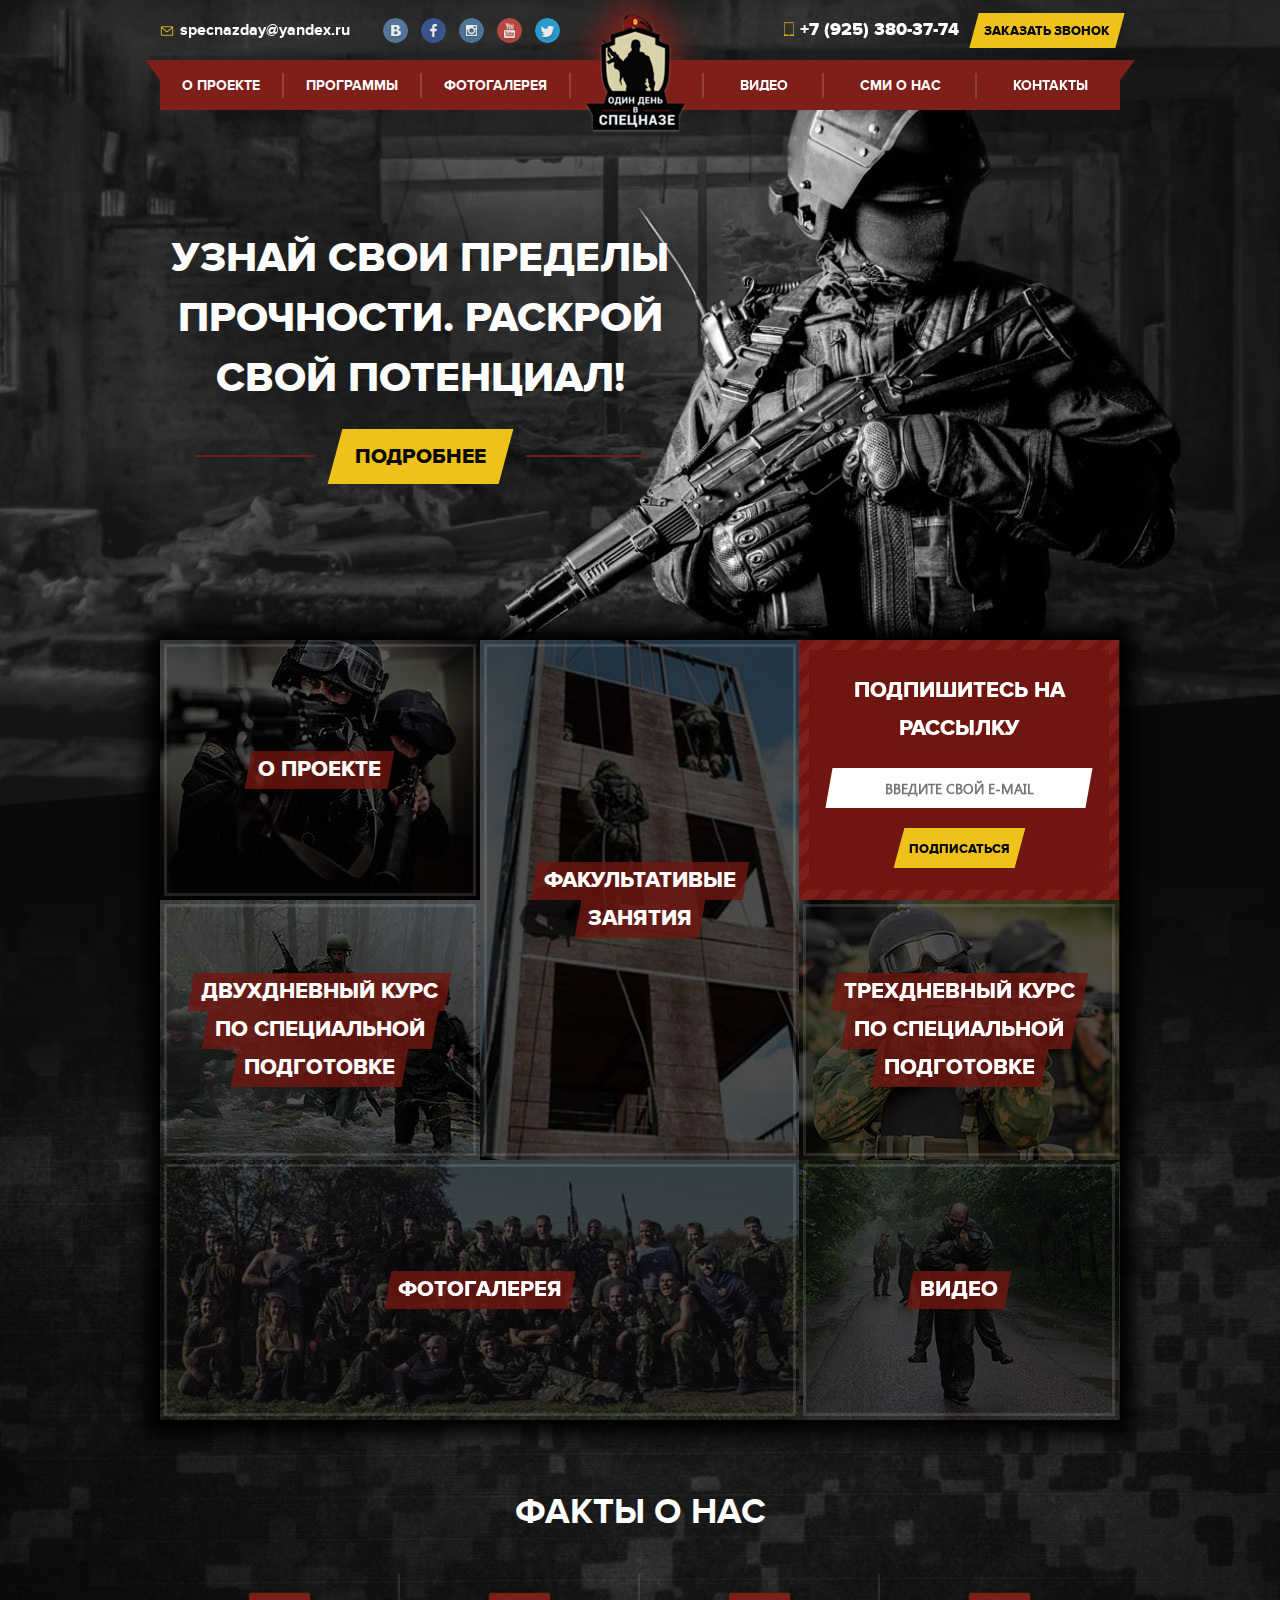
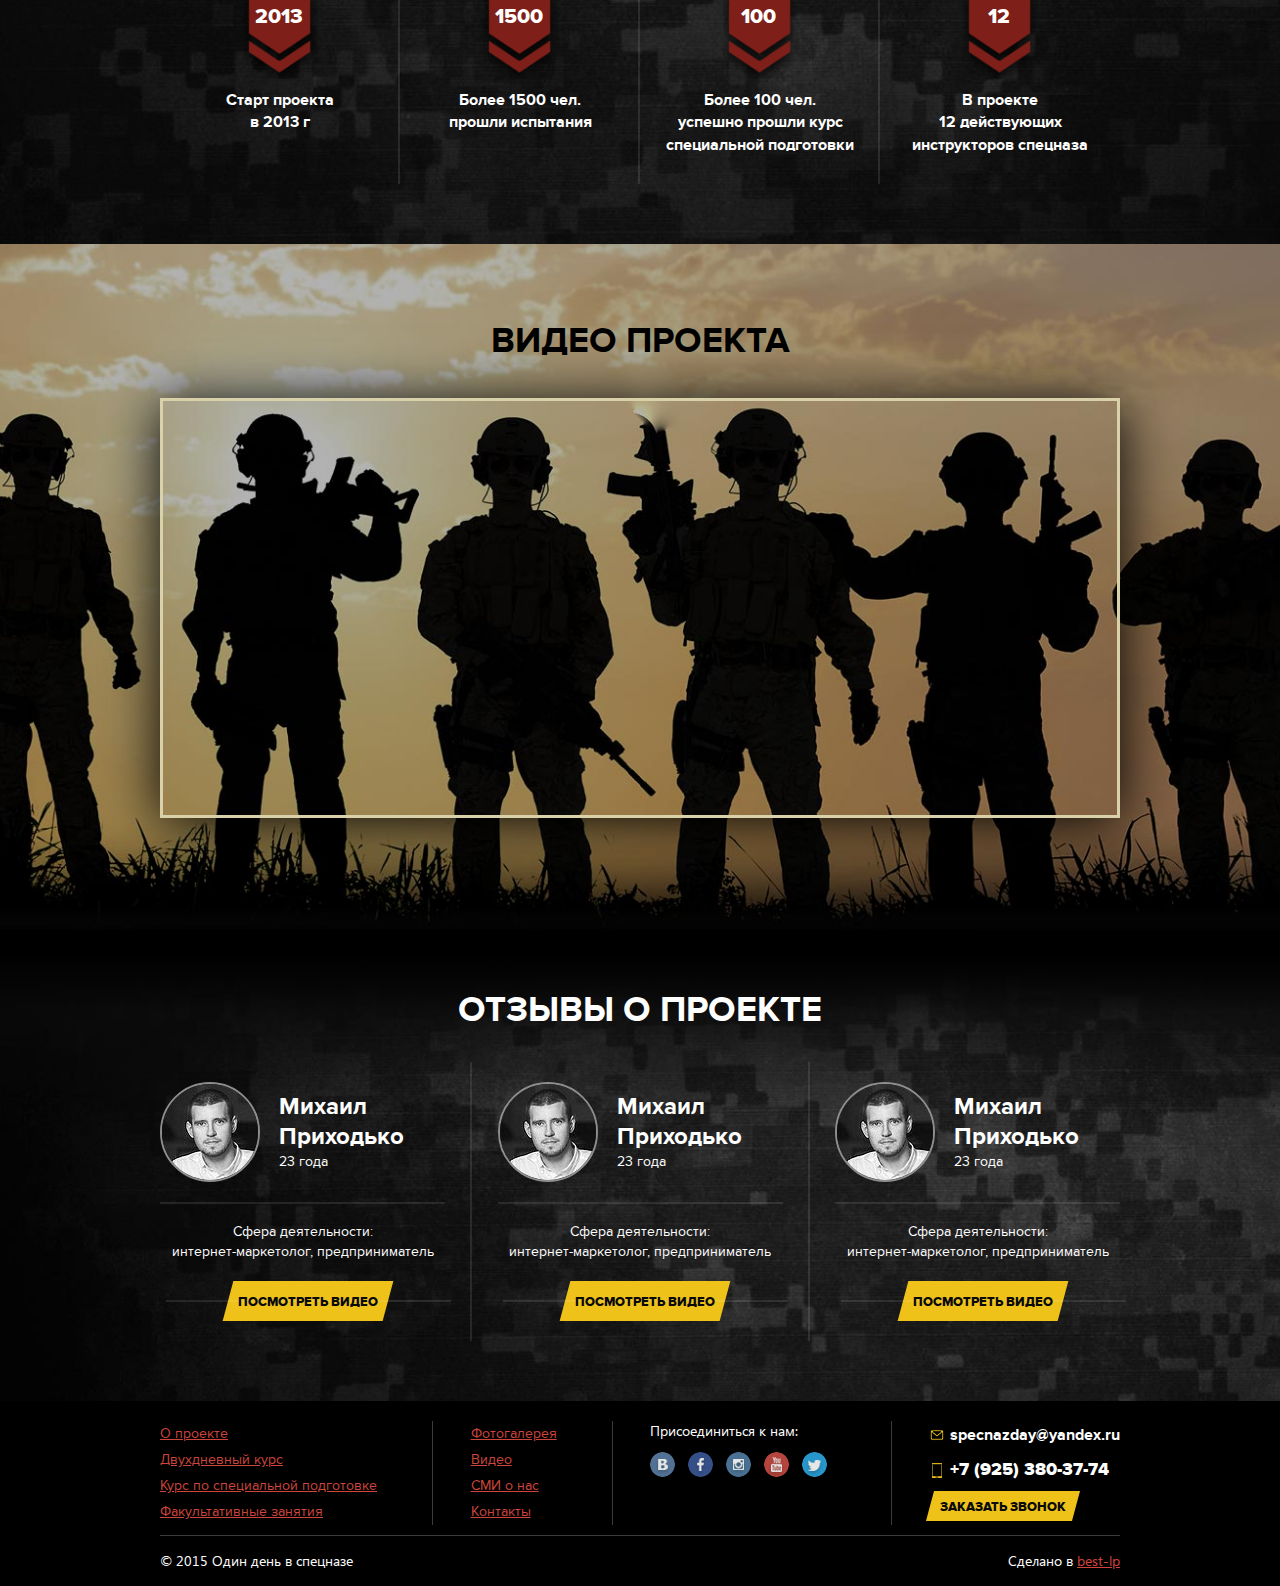
<file: index.html>
<!DOCTYPE html>
<html lang="ru">
    <head>
        <meta charset="UTF-8">
        <title></title>
        <meta name="viewport" content="width=device-width, initial-scale=1, maximum-scale=1, user-scalable=no"><!--[if IE]>
        <meta http-equiv="ImageResize" content="no">
        <meta http-equiv="ImageToolbar" content="no">
        <meta name="MSSmartTagsPreventParsing" content="true">
        <meta name="SKYPE_TOOLBAR" content="SKYPE_TOOLBAR_PARSER_COMPATIBLE">
        <meta http-equiv="X-UA-Compatible" content="IE=Edge,chrome=1"><![endif]-->
        <meta property="og:url" content="">
        <meta property="og:title" content="">
        <meta property="og:description" content="">
        <meta property="og:image" content="">
        <meta name="google-site-verification" content="">
        <!--<link rel="shortcut icon" href="images/favicon.ico">-->

        <link rel="stylesheet" href="css/general.css">
    </head>
    <body class="indexPage">

        <section class="offer">
            <header>
                <div class="wrapper">
                    <div class="offer_top flex-between flex-center-all">
                        <a href="mailto:specnazday@yandex.ru" class="mail">specnazday@yandex.ru</a>
                        <div class="socials">
                            <ul>
                                <li><a href="" class="vk"></a></li>
                                <li><a href="" class="fb"></a></li>
                                <li><a href="" class="insta"></a></li>
                                <li><a href="" class="yt"></a></li>
                                <li><a href="" class="tw"></a></li>
                            </ul>
                        </div>
                        <a href="tel:+7 (925) 380-37-74" class="tel">+7 (925) 380-37-74</a>
                        <button class="button">
                            <span>Заказать звонок</span>
                        </button>
                    </div>
                    <div class="offer_bottom">
                        <nav class="navMain">
                            <li>
                                <a href="">О проекте</a>
                                <ul class="sub">
                                    <li><a href="">Lorem</a></li>
                                    <li><a href="">Lorem</a></li>
                                    <li><a href="">Lorem</a></li>
                                    <li><a href="">Lorem</a></li>
                                </ul>
                            </li>
                            <li>
                                <a href="">Программы</a>
                                <ul class="sub">
                                    <li><a href="">Lorem</a></li>
                                    <li><a href="">Lorem</a></li>
                                    <li><a href="">Lorem</a></li>
                                    <li><a href="">Lorem</a></li>
                                </ul>
                            </li>
                            <li><a href="">Фотогалерея</a></li>
                            <li class="logo"><a href="index.html"><img src="images/logo.png" alt=""></a></li>
                            <li><a href="">Видео</a></li>
                            <li><a href="">СМИ о нас</a></li>
                            <li>
                                <a href="">Контакты</a>
                                <ul class="sub">
                                    <li><a href="">Lorem</a></li>
                                    <li><a href="">Lorem</a></li>
                                    <li><a href="">Lorem</a></li>
                                    <li><a href="">Lorem</a></li>
                                </ul>
                            </li>
                        </nav><!-- end navigation  -->  
                    </div>
                </div><!-- end wrapper  -->  
            </header><!-- end header -->

            <div class="offerInfo offerInfo_slider">
                <div class="offerInfo_slide" style="background-image: url('images/slide_1.jpg');">
                    <div class="wrapper vertical">
                        <div class="offerInfo_text">
                            <h1 class="upper">Узнай свои пределы прочности. Раскрой свой потенциал!</h1>
                            <a href="" class="button button--big"><span>Подробнее</span></a>
                        </div>
                    </div><!-- end wrapper  --> 
                </div>
                <div class="offerInfo_slide" style="background-image: url('images/slide_2.jpg');">
                    <div class="wrapper vertical">
                        <div class="offerInfo_text">
                            <h1>Идет набор на 2-х дневный курс по специальной подготовке.</h1>
                            <p>Запуск курса 31 января 2016 г.</p>
                            <a href="" class="button button--big"><span>Подробнее</span></a>
                        </div>
                    </div><!-- end wrapper  --> 
                </div>
                <div class="offerInfo_slide" style="background-image: url('images/slide_3.jpg');">
                    <div class="wrapper vertical">
                        <div class="offerInfo_text right">
                            <h1>Наши факультативные занятия по штурмовому альпинизму</h1>
                            <a href="" class="button button--big"><span>Подробнее</span></a>
                        </div>
                    </div><!-- end wrapper  --> 
                </div>
                <div class="offerInfo_slide" style="background-image: url('images/slide_4.jpg');">
                    <div class="wrapper vertical">
                        <div class="offerInfo_text right">
                            <h1 class="upper">Фотоотчет 3-х дневного курса <br> от 20.01.2015 г.</h1>
                            <a href="" class="button button--big"><span>Подробнее</span></a>
                        </div>
                    </div><!-- end wrapper  --> 
                </div>
            </div><!-- end wrapper  --> 

        </section> <!-- end offer -->

        <section class="bg">
            <div class="wrapper">
                <div class="navBig">
                    <a href="" class="navBig_item">
                        <img src="images/navBig_1.jpg" alt="">
                        <div class="navBig_item_wrap flex-center-all">
                            <div>
                                <li><span>О проекте</span></li>
                            </div>
                        </div>
                    </a>

                    <a href="" class="navBig_item">
                        <img src="images/navBig_2.jpg" alt="">
                        <div class="navBig_item_wrap flex-center-all">
                            <div>
                                <li><span>Двухдневный курс</span></li> 
                                <li><span>по специальной</span></li> 
                                <li><span>подготовке</span></li>
                             </div>
                        </div>
                    </a>

                    <a href="" class="navBig_item">
                        <img src="images/navBig_3.jpg" alt="">
                        <div class="navBig_item_wrap flex-center-all">
                            <div>
                                <li><span>Фотогалерея</span></li>
                            </div>
                        </div>
                    </a>

                    <a href="" class="navBig_item">
                        <img src="images/navBig_4.jpg" alt="">
                        <div class="navBig_item_wrap flex-center-all">
                            <div>
                                <li><span>Факультативые</span></li>
                                <li><span>занятия</span></li>
                            </div>
                        </div>
                    </a>

                    <div class="navBig_item">
                        <img src="images/navBig_5-1.jpg" alt="">
                        <div class="navBig_item_wrap flex-center-all">
                             <div>
                                <li><span>Подпишитесь на</span></li> <li><span>рассылку</span></li>
                                <form action="">
                                    <span><input type="text" placeholder="Введите свой e-mail"></span>
                                    <button type="submit" class="button">
                                        <span>Подписаться</span>
                                    </button>
                                </form>
                            </div>
                        </div>
                    </div>

                    <a href="" class="navBig_item">
                        <img src="images/navBig_5.jpg" alt="">
                        <div class="navBig_item_wrap flex-center-all">
                             <div>
                                <li><span>Трехдневный курс</span></li> 
                                <li><span>по специальной</span></li> 
                                <li><span>подготовке</span></li>
                            </div>
                        </div>
                    </a>

                    <a href="" class="navBig_item">
                        <img src="images/navBig_6.jpg" alt="">
                        <div class="navBig_item_wrap flex-center-all">
                            <li><span>Видео</span></li>
                        </div>
                    </a>
                </div>
            </div>

             <section class="aboutBlock">
                <div class="wrapper clearfix">
                    <h2 class="white">Факты о нас</h2>
                    <div class="aboutBlock_item">
                        <span class="aboutBlock_item_num">2013</span>
                        <span>Старт проекта <br> в 2013 г</span>
                    </div>
                    <div class="aboutBlock_item">
                        <span class="aboutBlock_item_num">1500</span>
                        <span>Более 1500 чел. <br> прошли испытания</span>
                    </div> 
                    <div class="aboutBlock_item">
                        <span class="aboutBlock_item_num">100</span>
                        <span>Более 100 чел. <br> успешно прошли курс <br> специальной подготовки</span>
                    </div> 
                    <div class="aboutBlock_item">
                        <span class="aboutBlock_item_num">12</span>
                        <span>В проекте <br> 12 действующих <br> инструкторов спецназа</span>
                    </div>  
                </div>
            </section>

        </section>



  	    <!-- //////////////////////////////////////////////////////////////////////// -->

        <!--begin project_video -->
        <section class="project_video">
            <div class="wrapper">
                <h2>Видео проекта</h2>

                <div class="video_holder">
                    <iframe width="100%" height="100%" src="https://www.youtube.com/embed/CuH3tJPiP-U" frameborder="0" allowfullscreen></iframe>
                </div>
            </div>
        </section>
        <!-- end project_video -->


        <!--begin rewievs -->
        <section class="reviews">
            <div class="wrapper">
                <h2>Отзывы о проекте</h2>

                <div class="container flex flex-between">
                    <div class="review">
                        <div class="review__head">
                            <figure>
                                <img src="images/reviewer.jpg" alt="">
                            </figure>
                            <p>
                                <span class="review__head--person"><strong>Михаил Приходько</strong></span>
                                <span class="review__head--person-age">23 года</span>
                            </p>
                        </div>
                        <div class="review__content">
                            <p>Сфера деятельности:</p>
                            <p>интернет-маркетолог, предприниматель</p>
                        </div>
                        <a href="" class="review__more button"><span>Посмотреть видео</span></a>
                    </div>

                    <div class="review">
                        <div class="review__head">
                            <figure>
                                <img src="images/reviewer.jpg" alt="">
                            </figure>
                            <p>
                                <span class="review__head--person"><strong>Михаил Приходько</strong></span>
                                <span class="review__head--person-age">23 года</span>
                            </p>
                        </div>
                        <div class="review__content">
                            <p>Сфера деятельности:</p>
                            <p>интернет-маркетолог, предприниматель</p>
                        </div>
                        <a href="" class="review__more button"><span>Посмотреть видео</span></a>
                    </div>

                    <div class="review">
                        <div class="review__head">
                            <figure>
                                <img src="images/reviewer.jpg" alt="">
                            </figure>
                            <p>
                                <span class="review__head--person"><strong>Михаил Приходько</strong></span>
                                <span class="review__head--person-age">23 года</span>
                            </p>
                        </div>
                        <div class="review__content">
                            <p>Сфера деятельности:</p>
                            <p>интернет-маркетолог, предприниматель</p>
                        </div>
                        <a href="" class="review__more button"><span>Посмотреть видео</span></a>
                    </div>
                </div>
            </div>
        </section>
        <!-- end reviews -->



        <!--begin footer -->
        <footer>
            <div class="wrapper">
                <!-- sitemap -->
                <div class="site_map flex flex-between">
                    <div class="b_menu">
                        <ul class="">
                            <li><a href="">О проекте</a></li>
                            <li><a href="">Двухдневный курс</a></li>
                            <li><a href="">Курс по специальной подготовке</a></li>
                            <li><a href="">Факультативные занятия</a></li>
                        </ul>    
                    </div>
                    
                    <div class="b_menu">
                        <ul>
                            <li><a href="">Фотогалерея</a></li>
                            <li><a href="">Видео</a></li>
                            <li><a href="">СМИ о нас</a></li>
                            <li><a href="">Контакты</a></li>
                        </ul>    
                    </div>
                    
                    <div class="socials">
                        <p>Присоединиться к нам:</p>
                        <ul>
                            <li><a href="" class="vk"></a></li>
                            <li><a href="" class="fb"></a></li>
                            <li><a href="" class="insta"></a></li>
                            <li><a href="" class="yt"></a></li>
                            <li><a href="" class="tw"></a></li>
                        </ul>
                    </div>

                    <div class="footer_contancts">
                        <a href="" class="f_mail"><i></i><strong>specnazday@yandex.ru</strong></a>
                        <a href="" class="f_phone"><i></i><strong class="e">+7 (925) 380-37-74</strong></a>
                        <button class="button"><span>Заказать звонок</span></button>
                    </div>
                </div>
                <!-- end sitemap -->

                <div class="copy clearfix">
                    <p class="float-left">© 2015 Один день в спецназе</p>
                    <p class="float-right">Сделано в <a href="http://best-lp.ru/">best-lp</a></p>
                </div>
            </div>
        </footer>
        <!--end footer -->



        <div id="modal-popup" class="mfp-hide zoom-anim-dialog"></div>

        <!--<script src="js/vendor/modernizr.js"></script>-->
        <script src="js/vendor/jquery-1.11.3.min.js"></script>
       
        <script src="js/slick/slick.min.js"></script>
        <script src="js/jquery.magnific-popup.min.js"></script>

        <script src="js/main.js"></script>
    </body>
</html>
</file>
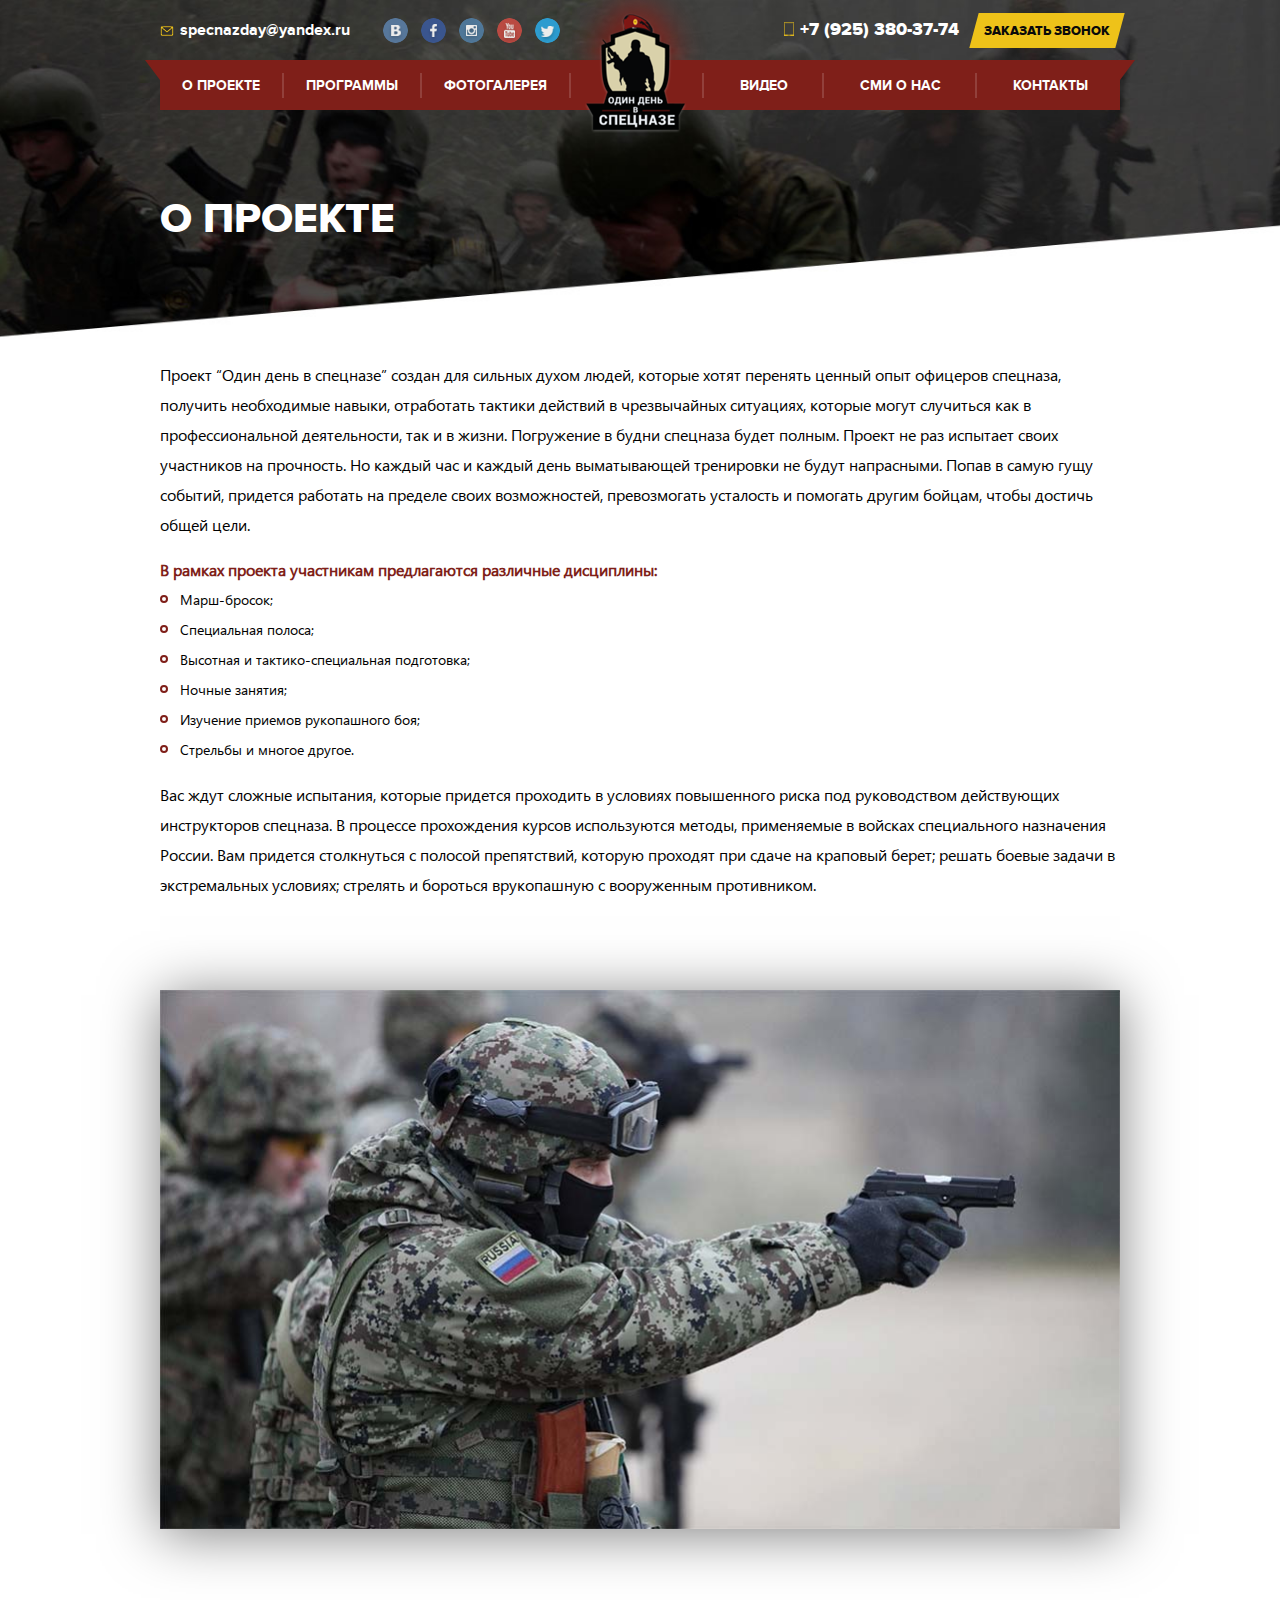
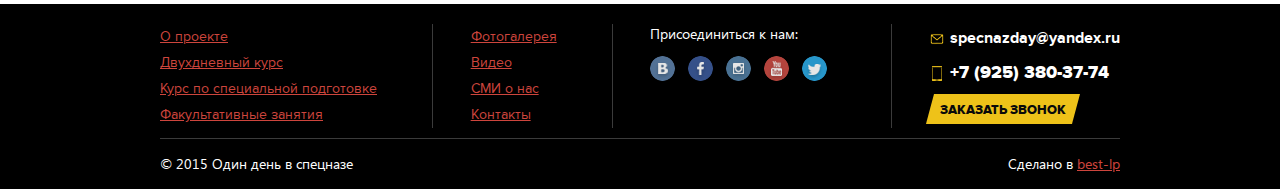
<file: about.html>
<!DOCTYPE html>
<html lang="ru">
    <head>
        <meta charset="UTF-8">
        <title></title>
        <meta name="viewport" content="width=980px, maximum-scale=1"><!--[if IE]>
        <meta http-equiv="ImageResize" content="no">
        <meta http-equiv="ImageToolbar" content="no">
        <meta name="MSSmartTagsPreventParsing" content="true">
        <meta name="SKYPE_TOOLBAR" content="SKYPE_TOOLBAR_PARSER_COMPATIBLE">
        <meta http-equiv="X-UA-Compatible" content="IE=Edge,chrome=1"><![endif]-->
        <meta property="og:url" content="">
        <meta property="og:title" content="">
        <meta property="og:description" content="">
        <meta property="og:image" content="">
        <meta name="google-site-verification" content="">
        <!--<link rel="shortcut icon" href="images/favicon.ico">-->

        <link rel="stylesheet" href="css/general.css">
    </head>
    <body class="aboutPage">

        <section class="offer">
            <header>
                <div class="wrapper">
                    <div class="offer_top flex-between flex-center-all">
                        <a href="mailto:specnazday@yandex.ru" class="mail">specnazday@yandex.ru</a>
                        <div class="socials">
                            <ul>
                                <li><a href="" class="vk"></a></li>
                                <li><a href="" class="fb"></a></li>
                                <li><a href="" class="insta"></a></li>
                                <li><a href="" class="yt"></a></li>
                                <li><a href="" class="tw"></a></li>
                            </ul>
                        </div>
                        <a href="tel:+7 (925) 380-37-74" class="tel">+7 (925) 380-37-74</a>
                        <button class="button">
                            <span>Заказать звонок</span>
                        </button>
                    </div>
                    <div class="offer_bottom">
                        <nav class="navMain">
                            <li>
                                <a href="">О проекте</a>
                                <ul class="sub">
                                    <li><a href="">Lorem</a></li>
                                    <li><a href="">Lorem</a></li>
                                    <li><a href="">Lorem</a></li>
                                    <li><a href="">Lorem</a></li>
                                </ul>
                            </li>
                            <li>
                                <a href="">Программы</a>
                                <ul class="sub">
                                    <li><a href="">Lorem</a></li>
                                    <li><a href="">Lorem</a></li>
                                    <li><a href="">Lorem</a></li>
                                    <li><a href="">Lorem</a></li>
                                </ul>
                            </li>
                            <li><a href="">Фотогалерея</a></li>
                            <li class="logo"><a href="index.html"><img src="images/logo.png" alt=""></a></li>
                            <li><a href="">Видео</a></li>
                            <li><a href="">СМИ о нас</a></li>
                            <li>
                                <a href="">Контакты</a>
                                <ul class="sub">
                                    <li><a href="">Lorem</a></li>
                                    <li><a href="">Lorem</a></li>
                                    <li><a href="">Lorem</a></li>
                                    <li><a href="">Lorem</a></li>
                                </ul>
                            </li>
                        </nav><!-- end navigation  -->  
                    </div>
                </div><!-- end wrapper  -->  
            </header><!-- end header -->

            <div class="offerInfo">
                <div class="wrapper">
                    <h1>О проекте</h1>
                </div>
            </div>

        </section> <!-- end offer -->

        <!-- //////////////////////////////////////////////////////////////////////// -->

        <!-- begin about -->
        <section class="about">
            <div class="wrapper">
                <article>
                    <p>Проект “Один день в спецназе” создан для сильных духом людей, которые хотят перенять ценный опыт офицеров спецназа, получить необходимые навыки, отработать тактики действий в чрезвычайных ситуациях, которые могут случиться как в профессиональной деятельности, так и в жизни. Погружение в будни спецназа будет полным. Проект не раз испытает своих участников на прочность. Но каждый час и каждый день выматывающей тренировки не будут напрасными. Попав в самую гущу событий, придется работать на пределе своих возможностей, превозмогать усталость и помогать другим бойцам, чтобы достичь общей цели. </p>
                    <h4>В рамках проекта участникам предлагаются различные дисциплины:</h4>
                    <ul>
                        <li>Марш-бросок;</li>
                        <li>Специальная полоса;</li>
                        <li>Высотная и тактико-специальная подготовка;</li>
                        <li>Ночные занятия;</li>
                        <li>Изучение приемов рукопашного боя;</li>
                        <li>Стрельбы и многое другое.</li>
                    </ul>
                    <p>Вас ждут сложные испытания, которые придется проходить в условиях повышенного риска под руководством действующих инструкторов спецназа. В процессе прохождения курсов используются методы, применяемые в войсках специального назначения России. Вам придется столкнуться с полосой препятствий, которую проходят при сдаче на краповый берет; решать боевые задачи в экстремальных условиях; стрелять и бороться врукопашную с вооруженным противником.</p>
                    <img src="images/about_img.jpg" alt="">
                </article>
            </div>
        </section>
        <!-- end about -->


        <!--begin footer -->
        <footer>
            <div class="wrapper">
                <!-- sitemap -->
                <div class="site_map flex flex-between">
                    <div class="b_menu">
                        <ul class="">
                            <li><a href="">О проекте</a></li>
                            <li><a href="">Двухдневный курс</a></li>
                            <li><a href="">Курс по специальной подготовке</a></li>
                            <li><a href="">Факультативные занятия</a></li>
                        </ul>    
                    </div>
                    
                    <div class="b_menu">
                        <ul>
                            <li><a href="">Фотогалерея</a></li>
                            <li><a href="">Видео</a></li>
                            <li><a href="">СМИ о нас</a></li>
                            <li><a href="">Контакты</a></li>
                        </ul>    
                    </div>
                    
                    <div class="socials">
                        <p>Присоединиться к нам:</p>
                        <ul>
                            <li><a href="" class="vk"></a></li>
                            <li><a href="" class="fb"></a></li>
                            <li><a href="" class="insta"></a></li>
                            <li><a href="" class="yt"></a></li>
                            <li><a href="" class="tw"></a></li>
                        </ul>
                    </div>

                    <div class="footer_contancts">
                        <a href="" class="f_mail"><i></i><strong>specnazday@yandex.ru</strong></a>
                        <a href="" class="f_phone"><i></i><strong class="e">+7 (925) 380-37-74</strong></a>
                        <button class="button"><span>Заказать звонок</span></button>
                    </div>
                </div>
                <!-- end sitemap -->

                <div class="copy clearfix">
                    <p class="float-left">© 2015 Один день в спецназе</p>
                    <p class="float-right">Сделано в <a href="http://best-lp.ru/">best-lp</a></p>
                </div>
            </div>
        </footer>
        <!--end footer -->



        <div id="modal-popup" class="mfp-hide zoom-anim-dialog"></div>

        <!--<script src="js/vendor/modernizr.js"></script>-->
        <script src="js/vendor/jquery-1.11.3.min.js"></script>
       
        <script src="js/slick/slick.min.js"></script>
        <script src="js/jquery.magnific-popup.min.js"></script>

        <script src="js/main.js"></script>
    </body>
</html>
</file>
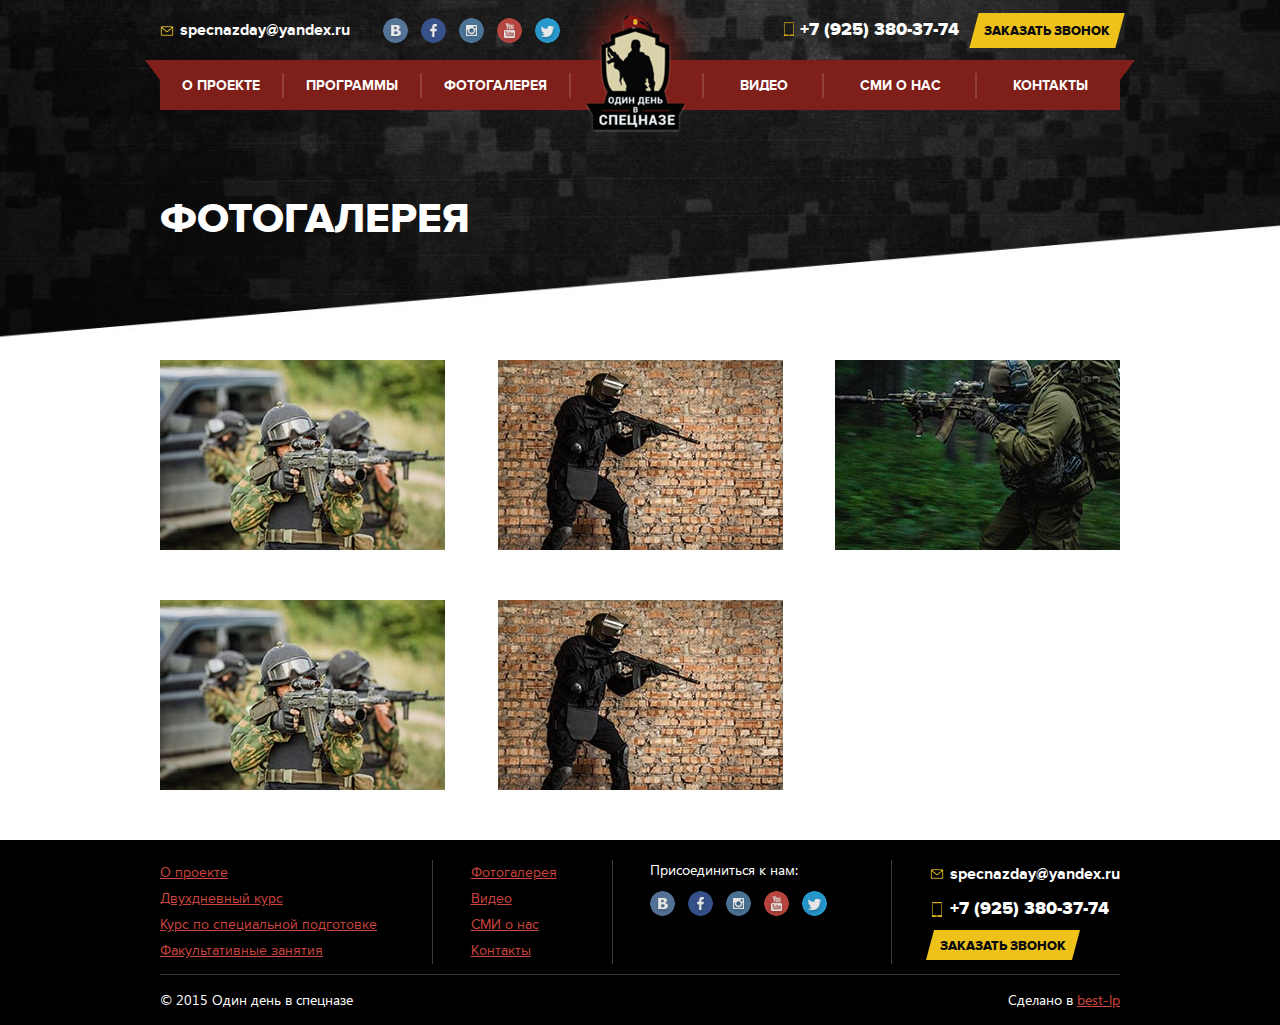
<file: album.html>
<!DOCTYPE html>
<html lang="ru">
    <head>
        <meta charset="UTF-8">
        <title></title>
        <meta name="viewport" content="width=980px, maximum-scale=1"><!--[if IE]>
        <meta http-equiv="ImageResize" content="no">
        <meta http-equiv="ImageToolbar" content="no">
        <meta name="MSSmartTagsPreventParsing" content="true">
        <meta name="SKYPE_TOOLBAR" content="SKYPE_TOOLBAR_PARSER_COMPATIBLE">
        <meta http-equiv="X-UA-Compatible" content="IE=Edge,chrome=1"><![endif]-->
        <meta property="og:url" content="">
        <meta property="og:title" content="">
        <meta property="og:description" content="">
        <meta property="og:image" content="">
        <meta name="google-site-verification" content="">
        <!--<link rel="shortcut icon" href="images/favicon.ico">-->

        <link rel="stylesheet" href="css/general.css">
    </head>
    <body class="videoPage">


         <section class="offer">
            <header>
                <div class="wrapper">
                    <div class="offer_top flex-between flex-center-all">
                        <a href="mailto:specnazday@yandex.ru" class="mail">specnazday@yandex.ru</a>
                        <div class="socials">
                            <ul>
                                <li><a href="" class="vk"></a></li>
                                <li><a href="" class="fb"></a></li>
                                <li><a href="" class="insta"></a></li>
                                <li><a href="" class="yt"></a></li>
                                <li><a href="" class="tw"></a></li>
                            </ul>
                        </div>
                        <a href="tel:+7 (925) 380-37-74" class="tel">+7 (925) 380-37-74</a>
                        <button class="button">
                            <span>Заказать звонок</span>
                        </button>
                    </div>
                    <div class="offer_bottom">
                        <nav class="navMain">
                            <li>
                                <a href="">О проекте</a>
                                <ul class="sub">
                                    <li><a href="">Lorem</a></li>
                                    <li><a href="">Lorem</a></li>
                                    <li><a href="">Lorem</a></li>
                                    <li><a href="">Lorem</a></li>
                                </ul>
                            </li>
                            <li>
                                <a href="">Программы</a>
                                <ul class="sub">
                                    <li><a href="">Lorem</a></li>
                                    <li><a href="">Lorem</a></li>
                                    <li><a href="">Lorem</a></li>
                                    <li><a href="">Lorem</a></li>
                                </ul>
                            </li>
                            <li><a href="">Фотогалерея</a></li>
                            <li class="logo"><a href="index.html"><img src="images/logo.png" alt=""></a></li>
                            <li><a href="">Видео</a></li>
                            <li><a href="">СМИ о нас</a></li>
                            <li>
                                <a href="">Контакты</a>
                                <ul class="sub">
                                    <li><a href="">Lorem</a></li>
                                    <li><a href="">Lorem</a></li>
                                    <li><a href="">Lorem</a></li>
                                    <li><a href="">Lorem</a></li>
                                </ul>
                            </li>
                        </nav><!-- end navigation  -->  
                    </div>
                </div><!-- end wrapper  -->  
            </header><!-- end header -->

            <div class="offerInfo">
                <div class="wrapper">
                    <h1>Фотогалерея</h1>
                </div>
            </div>

        </section> <!-- end offer -->

        <!-- //////////////////////////////////////////////////////////////////////// -->

        <!-- begin photos -->
        <section class="photos">
            <div class="wrapper">

                <!-- begin content -->
                <div class="container flex flex-between">
                    <a href="images/gallery_1.jpg"><img src="images/gallery_1.jpg" alt=""></a>
                    <a href="images/gallery_2.jpg"><img src="images/gallery_2.jpg" alt=""></a>
                    <a href="images/gallery_3.jpg"><img src="images/gallery_3.jpg" alt=""></a>
                    <a href="images/gallery_1.jpg"><img src="images/gallery_1.jpg" alt=""></a>
                    <a href="images/gallery_2.jpg"><img src="images/gallery_2.jpg" alt=""></a>
                </div>
                <!-- end content -->
            </div>
        </section>
        <!-- end photos -->


        <!--begin footer -->
        <footer>
            <div class="wrapper">
                <!-- sitemap -->
                <div class="site_map flex flex-between">
                    <div class="b_menu">
                        <ul class="">
                            <li><a href="">О проекте</a></li>
                            <li><a href="">Двухдневный курс</a></li>
                            <li><a href="">Курс по специальной подготовке</a></li>
                            <li><a href="">Факультативные занятия</a></li>
                        </ul>    
                    </div>
                    
                    <div class="b_menu">
                        <ul>
                            <li><a href="">Фотогалерея</a></li>
                            <li><a href="">Видео</a></li>
                            <li><a href="">СМИ о нас</a></li>
                            <li><a href="">Контакты</a></li>
                        </ul>    
                    </div>
                    
                    <div class="socials">
                        <p>Присоединиться к нам:</p>
                        <ul>
                            <li><a href="" class="vk"></a></li>
                            <li><a href="" class="fb"></a></li>
                            <li><a href="" class="insta"></a></li>
                            <li><a href="" class="yt"></a></li>
                            <li><a href="" class="tw"></a></li>
                        </ul>
                    </div>

                    <div class="footer_contancts">
                        <a href="" class="f_mail"><i></i><strong>specnazday@yandex.ru</strong></a>
                        <a href="" class="f_phone"><i></i><strong class="e">+7 (925) 380-37-74</strong></a>
                        <button class="button"><span>Заказать звонок</span></button>
                    </div>
                </div>
                <!-- end sitemap -->

                <div class="copy clearfix">
                    <p class="float-left">© 2015 Один день в спецназе</p>
                    <p class="float-right">Сделано в <a href="http://best-lp.ru/">best-lp</a></p>
                </div>
            </div>
        </footer>
        <!--end footer -->



        <div id="modal-popup" class="mfp-hide zoom-anim-dialog"></div>

        <!--<script src="js/vendor/modernizr.js"></script>-->
        <script src="js/vendor/jquery-1.11.3.min.js"></script>
       
        <script src="js/slick/slick.min.js"></script>
        <script src="js/jquery.magnific-popup.min.js"></script>

        <script src="js/main.js"></script>
    </body>
</html>
</file>
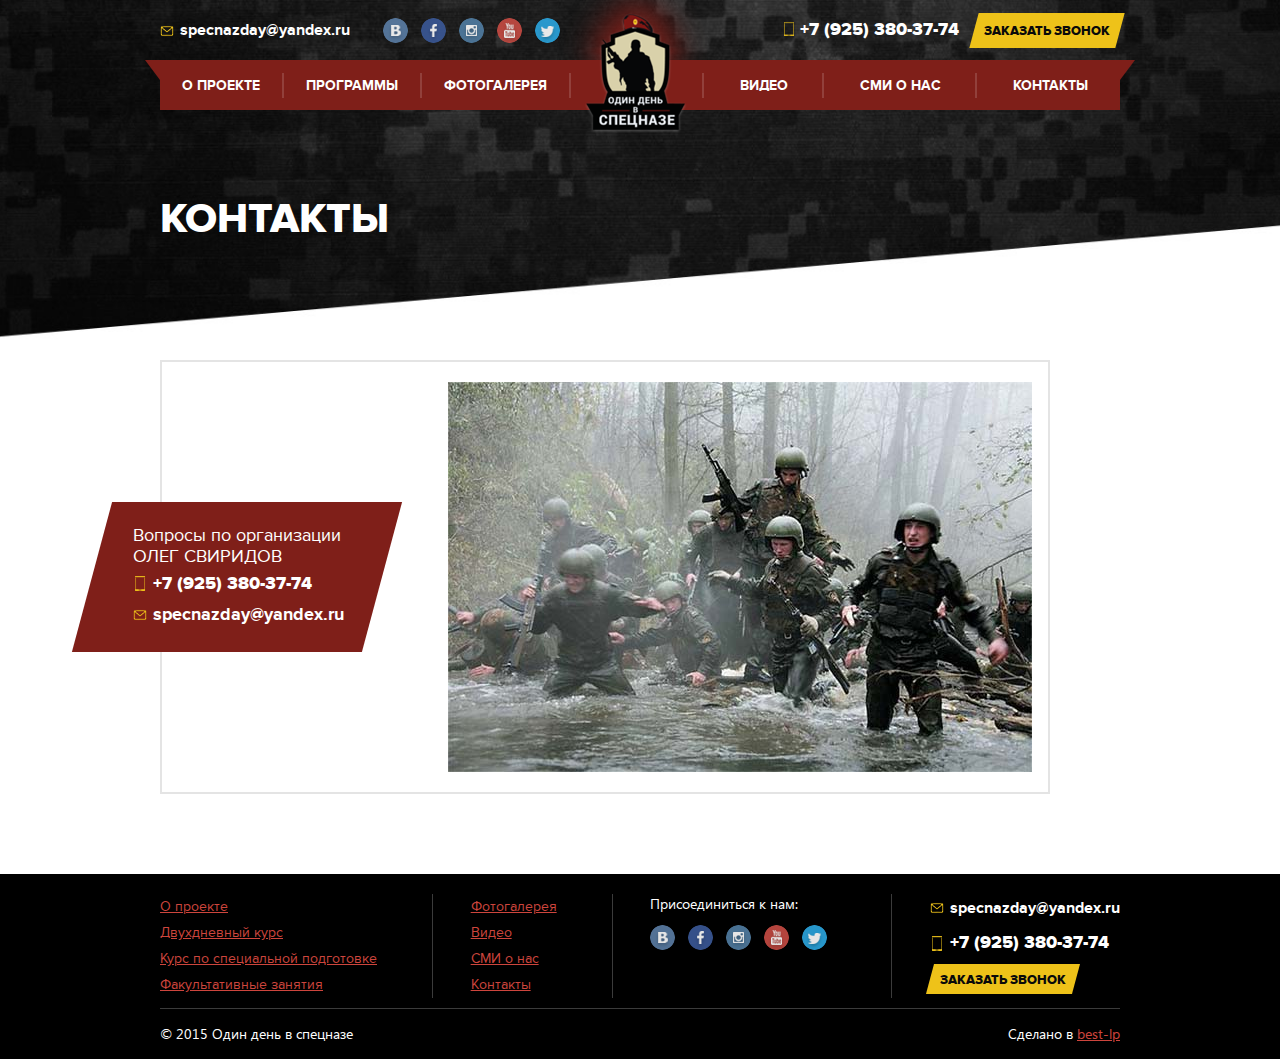
<file: contacts.html>
<!DOCTYPE html>
<html lang="ru">
    <head>
        <meta charset="UTF-8">
        <title></title>
        <meta name="viewport" content="width=980px, maximum-scale=1"><!--[if IE]>
        <meta http-equiv="ImageResize" content="no">
        <meta http-equiv="ImageToolbar" content="no">
        <meta name="MSSmartTagsPreventParsing" content="true">
        <meta name="SKYPE_TOOLBAR" content="SKYPE_TOOLBAR_PARSER_COMPATIBLE">
        <meta http-equiv="X-UA-Compatible" content="IE=Edge,chrome=1"><![endif]-->
        <meta property="og:url" content="">
        <meta property="og:title" content="">
        <meta property="og:description" content="">
        <meta property="og:image" content="">
        <meta name="google-site-verification" content="">
        <!--<link rel="shortcut icon" href="images/favicon.ico">-->

        <link rel="stylesheet" href="css/general.css">
    </head>
    <body>

        <section class="offer">
            <header>
                <div class="wrapper">
                    <div class="offer_top flex-between flex-center-all">
                        <a href="mailto:specnazday@yandex.ru" class="mail">specnazday@yandex.ru</a>
                        <div class="socials">
                            <ul>
                                <li><a href="" class="vk"></a></li>
                                <li><a href="" class="fb"></a></li>
                                <li><a href="" class="insta"></a></li>
                                <li><a href="" class="yt"></a></li>
                                <li><a href="" class="tw"></a></li>
                            </ul>
                        </div>
                        <a href="tel:+7 (925) 380-37-74" class="tel">+7 (925) 380-37-74</a>
                        <button class="button">
                            <span>Заказать звонок</span>
                        </button>
                    </div>
                    <div class="offer_bottom">
                        <nav class="navMain">
                            <li>
                                <a href="">О проекте</a>
                                <ul class="sub">
                                    <li><a href="">Lorem</a></li>
                                    <li><a href="">Lorem</a></li>
                                    <li><a href="">Lorem</a></li>
                                    <li><a href="">Lorem</a></li>
                                </ul>
                            </li>
                            <li>
                                <a href="">Программы</a>
                                <ul class="sub">
                                    <li><a href="">Lorem</a></li>
                                    <li><a href="">Lorem</a></li>
                                    <li><a href="">Lorem</a></li>
                                    <li><a href="">Lorem</a></li>
                                </ul>
                            </li>
                            <li><a href="">Фотогалерея</a></li>
                            <li class="logo"><a href="index.html"><img src="images/logo.png" alt=""></a></li>
                            <li><a href="">Видео</a></li>
                            <li><a href="">СМИ о нас</a></li>
                            <li>
                                <a href="">Контакты</a>
                                <ul class="sub">
                                    <li><a href="">Lorem</a></li>
                                    <li><a href="">Lorem</a></li>
                                    <li><a href="">Lorem</a></li>
                                    <li><a href="">Lorem</a></li>
                                </ul>
                            </li>
                        </nav><!-- end navigation  -->  
                    </div>
                </div><!-- end wrapper  -->  
            </header><!-- end header -->

            <div class="offerInfo">
                <div class="wrapper">
                    <h1>Контакты</h1>
                </div>
            </div>

        </section> <!-- end offer -->

        <!-- //////////////////////////////////////////////////////////////////////// -->

        <!-- begin contacts -->
        <section class="contacts">
            <div class="wrapper">

                <!-- begin content -->
                <div class="content">
                    <div class="media-item clearfix">
                        <div class="media-item__title media-item__title--left vertical">
                            <div class="wrap">
                                <span>Вопросы по организации</span><span>ОЛЕГ СВИРИДОВ</span>
                                <a href="" class="f_phone"><i></i><strong class="e">+7 (925) 380-37-74</strong></a>
                                <a href="" class="f_mail"><i></i><strong>specnazday@yandex.ru</strong></a>
                            </div>
                        </div>
                        <div class="media-item__video media-item__video--image">
                            <img src="images/contacts.jpg" alt="">
                        </div>
                    </div>
                </div>
                <!-- end content -->

            </div>
        </section>
        <!-- end contacts -->


        <!--begin footer -->
        <footer>
            <div class="wrapper">
                <!-- sitemap -->
                <div class="site_map flex flex-between">
                    <div class="b_menu">
                        <ul class="">
                            <li><a href="">О проекте</a></li>
                            <li><a href="">Двухдневный курс</a></li>
                            <li><a href="">Курс по специальной подготовке</a></li>
                            <li><a href="">Факультативные занятия</a></li>
                        </ul>    
                    </div>
                    
                    <div class="b_menu">
                        <ul>
                            <li><a href="">Фотогалерея</a></li>
                            <li><a href="">Видео</a></li>
                            <li><a href="">СМИ о нас</a></li>
                            <li><a href="">Контакты</a></li>
                        </ul>    
                    </div>
                    
                    <div class="socials">
                        <p>Присоединиться к нам:</p>
                        <ul>
                            <li><a href="" class="vk"></a></li>
                            <li><a href="" class="fb"></a></li>
                            <li><a href="" class="insta"></a></li>
                            <li><a href="" class="yt"></a></li>
                            <li><a href="" class="tw"></a></li>
                        </ul>
                    </div>

                    <div class="footer_contancts">
                        <a href="" class="f_mail"><i></i><strong>specnazday@yandex.ru</strong></a>
                        <a href="" class="f_phone"><i></i><strong class="e">+7 (925) 380-37-74</strong></a>
                        <button class="button"><span>Заказать звонок</span></button>
                    </div>
                </div>
                <!-- end sitemap -->

                <div class="copy clearfix">
                    <p class="float-left">© 2015 Один день в спецназе</p>
                    <p class="float-right">Сделано в <a href="http://best-lp.ru/">best-lp</a></p>
                </div>
            </div>
        </footer>
        <!--end footer -->



        <div id="modal-popup" class="mfp-hide zoom-anim-dialog"></div>

        <!--<script src="js/vendor/modernizr.js"></script>-->
        <script src="js/vendor/jquery-1.11.3.min.js"></script>
       
        <script src="js/slick/slick.min.js"></script>
        <script src="js/jquery.magnific-popup.min.js"></script>

        <script src="js/main.js"></script>
    </body>
</html>
</file>
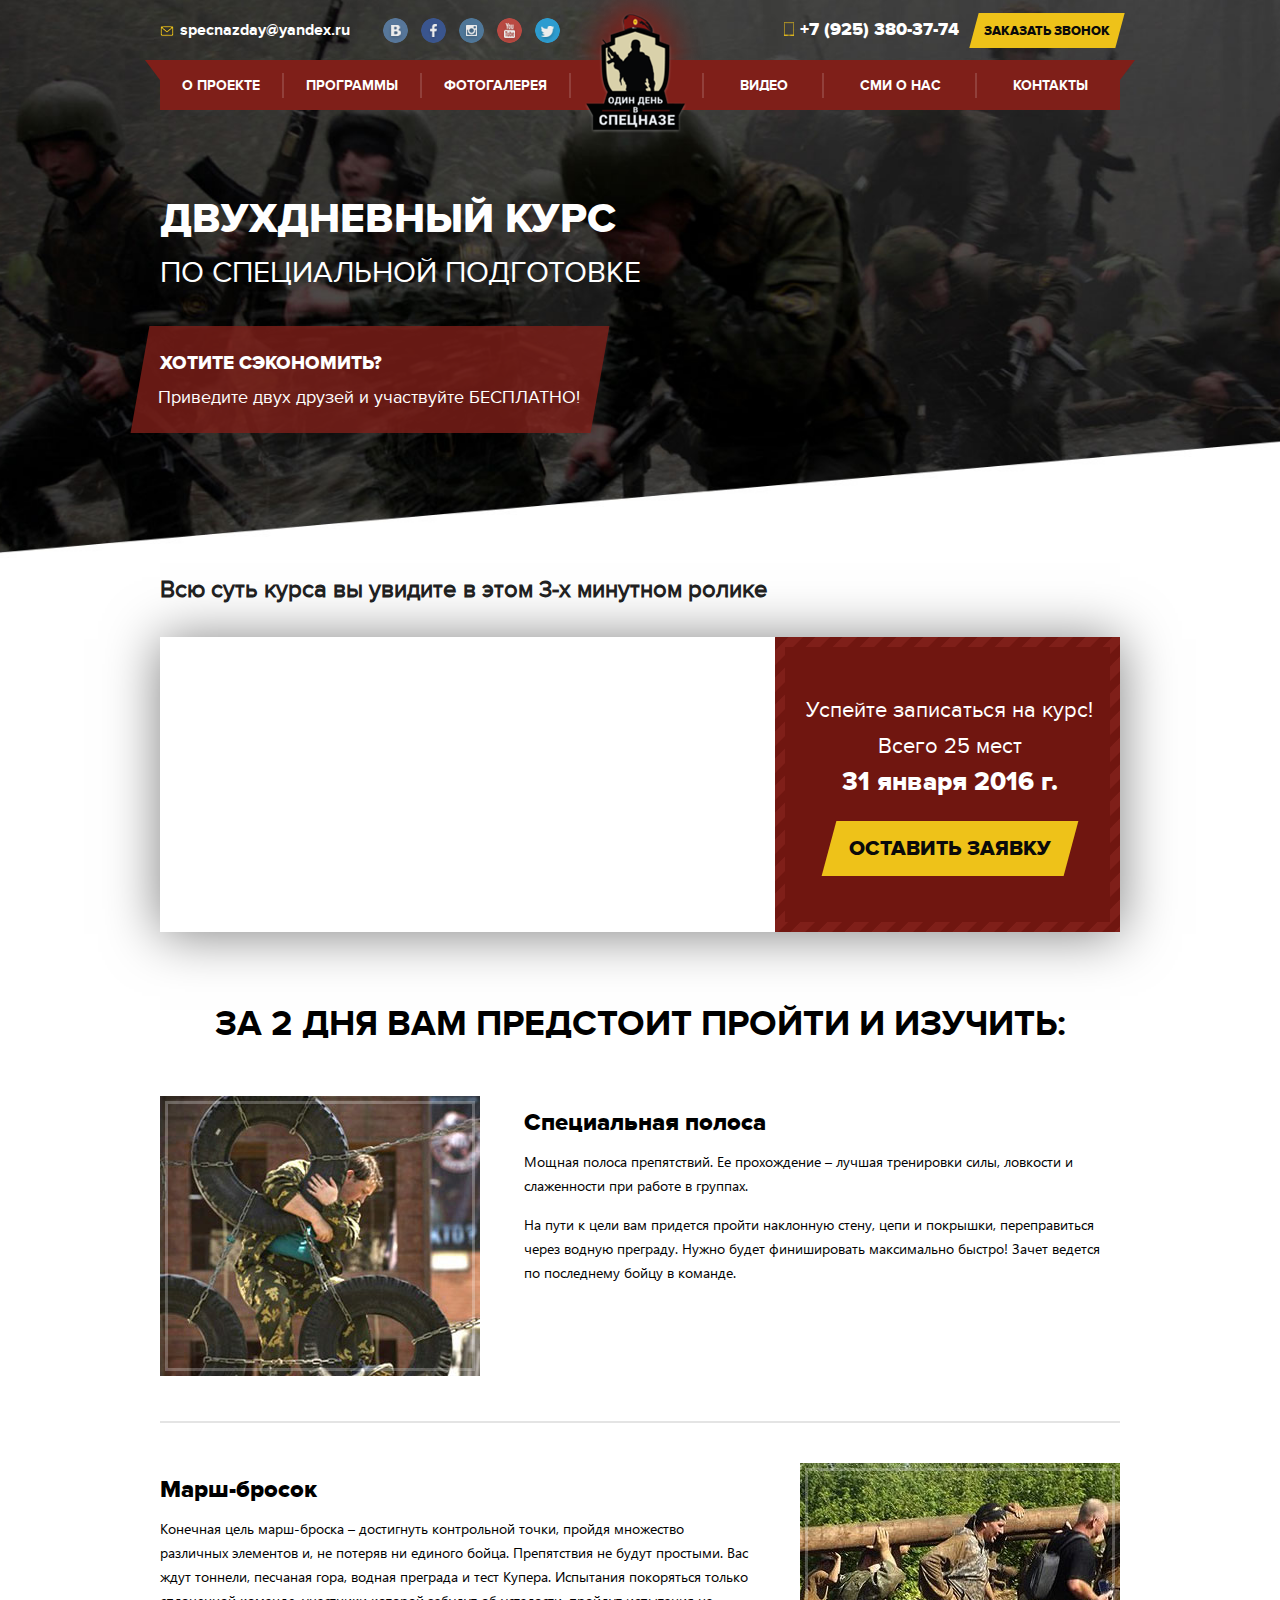
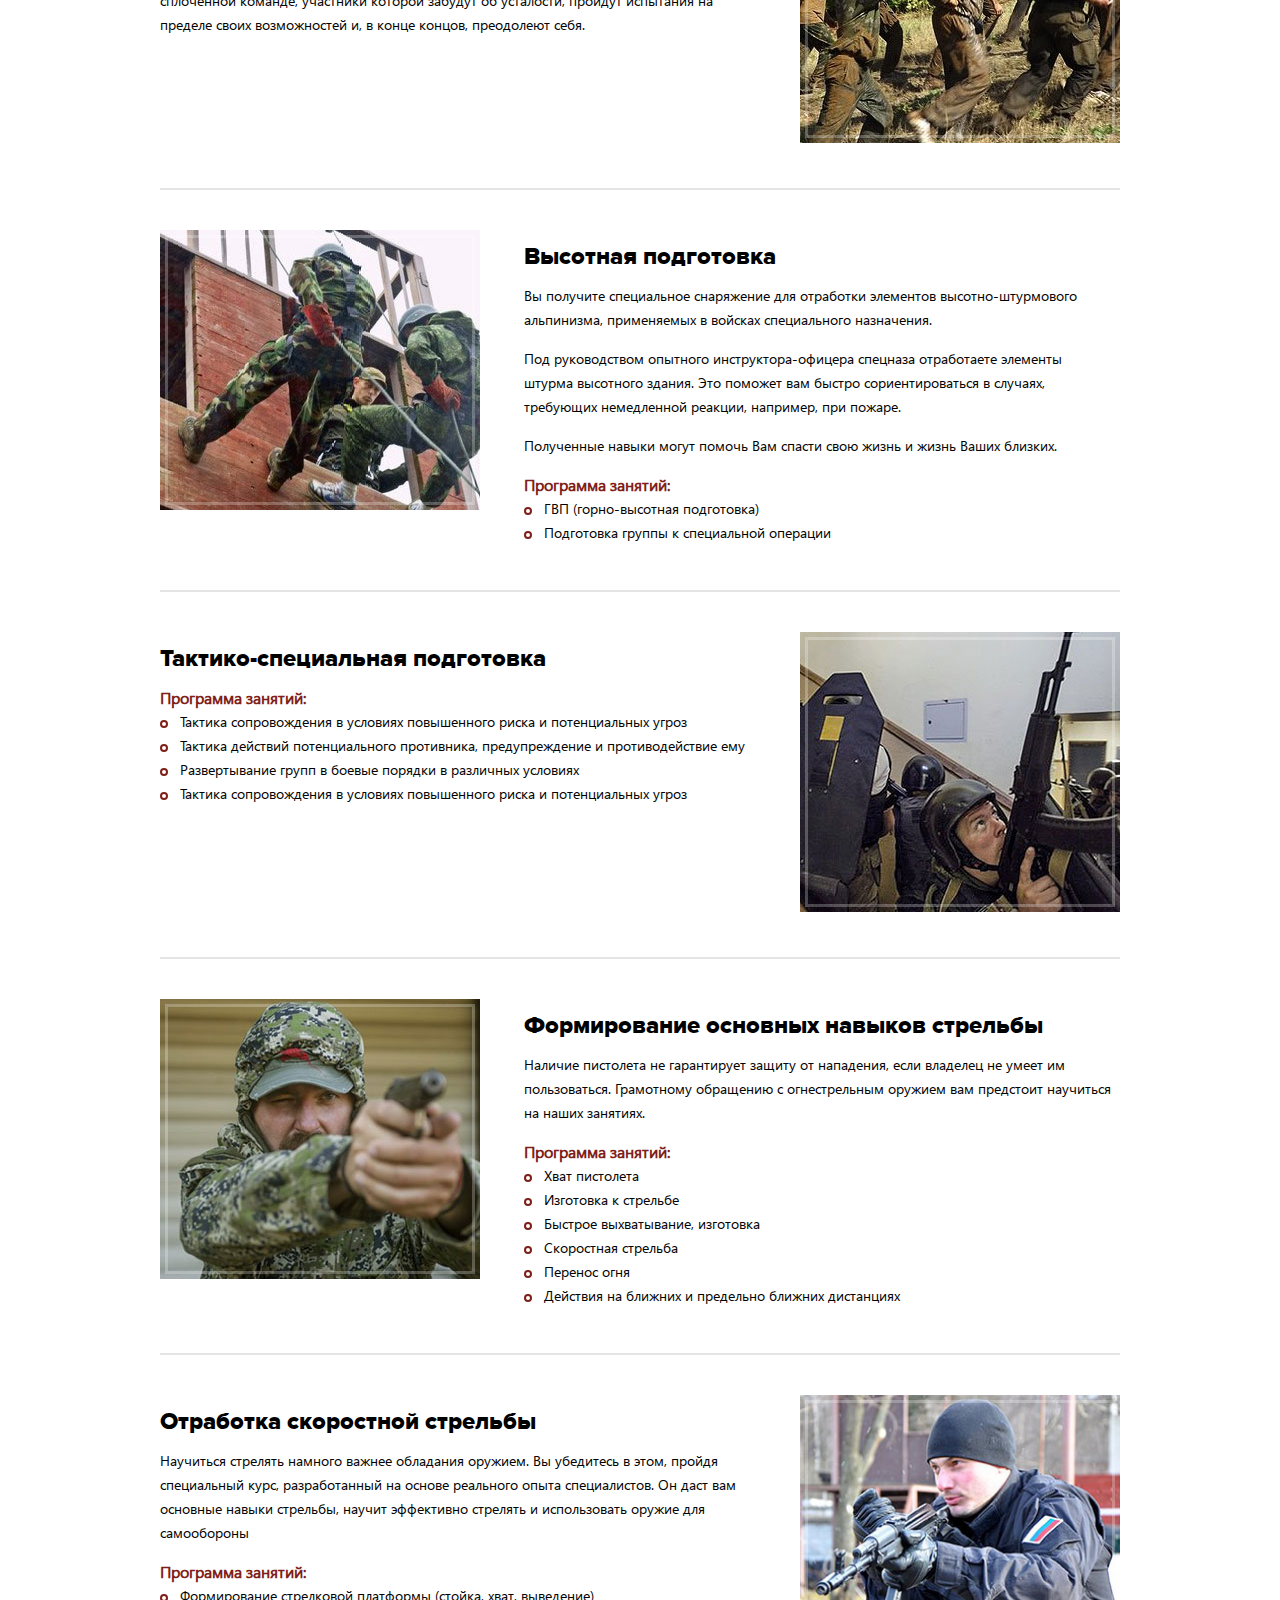
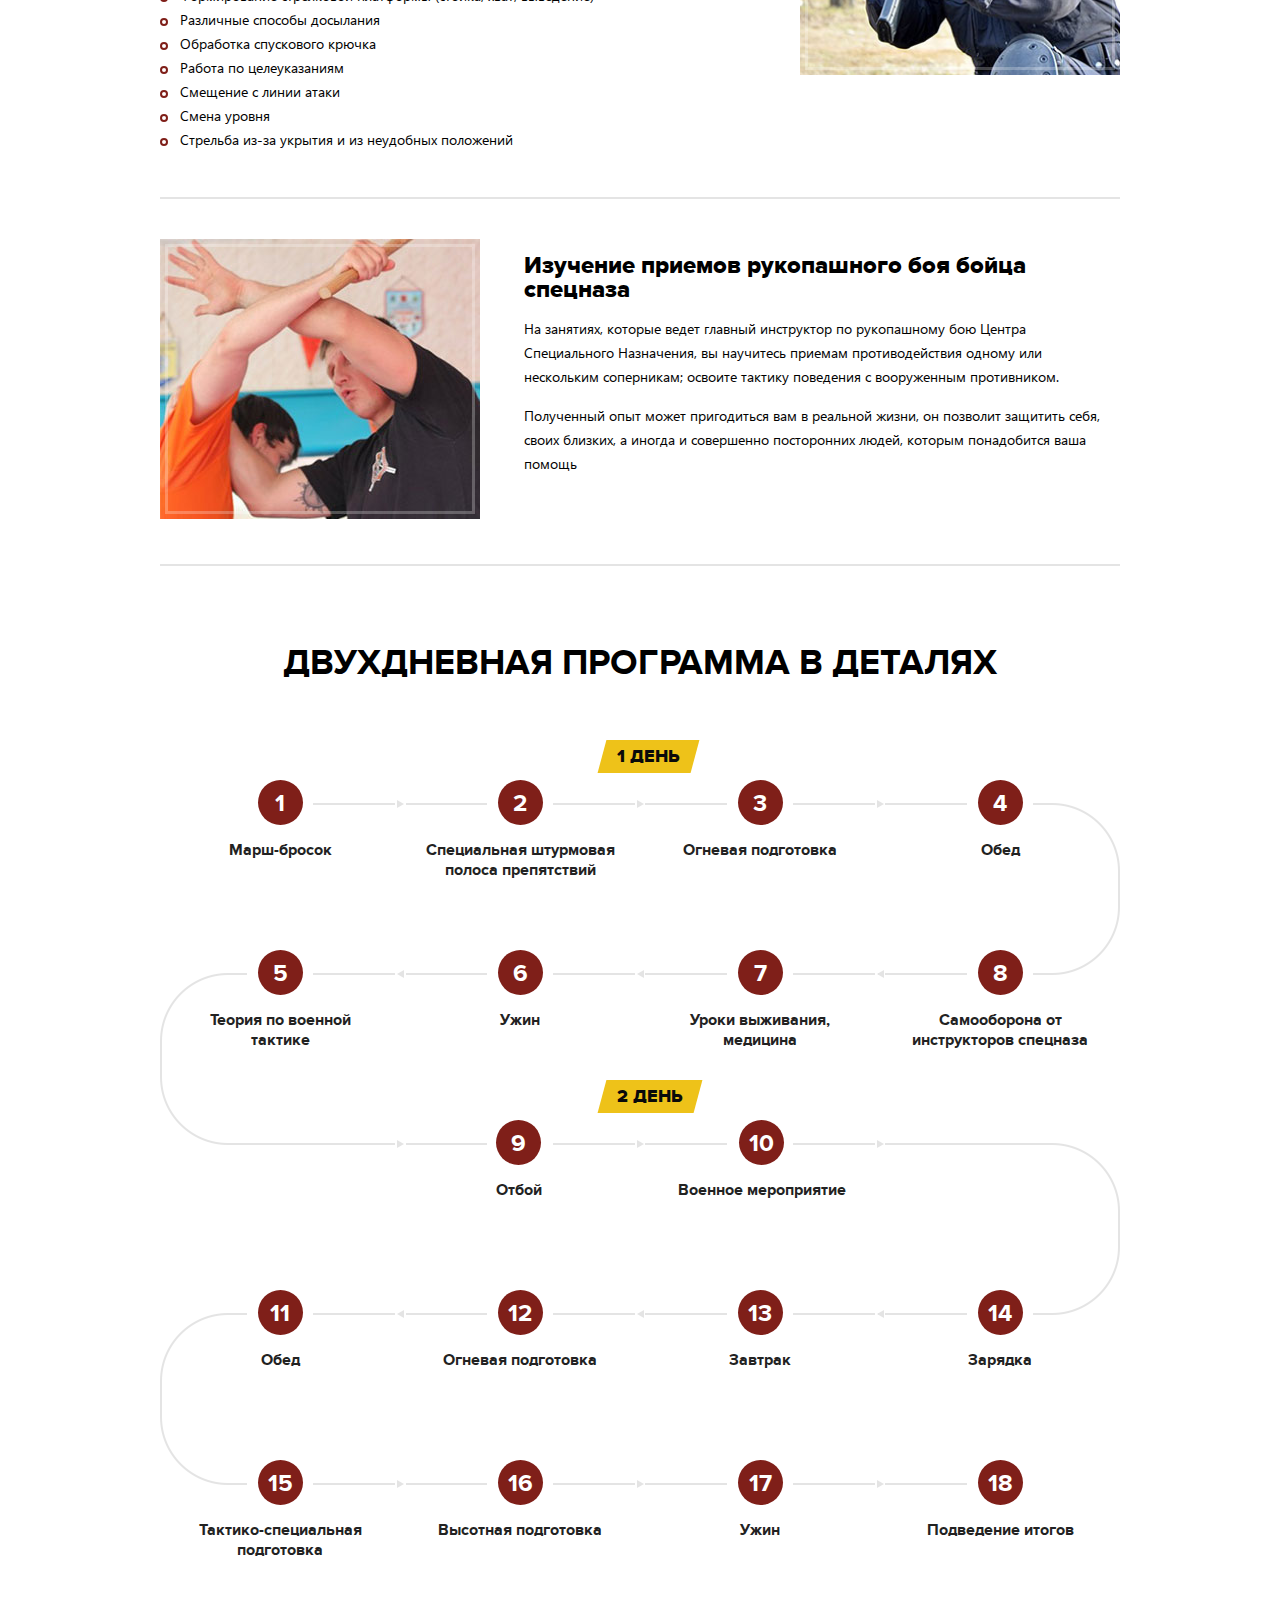
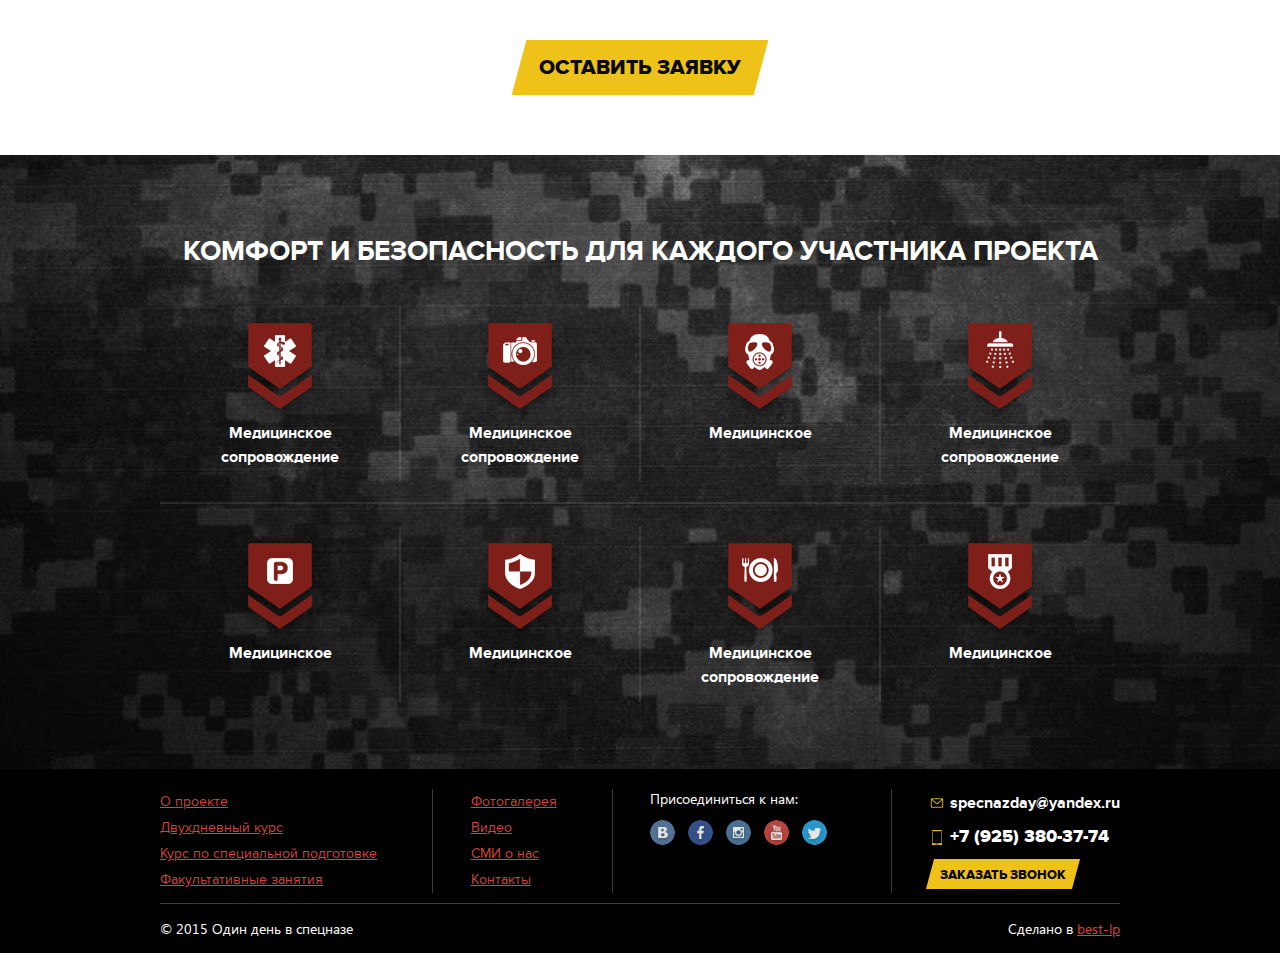
<file: course.html>
<!DOCTYPE html>
<html lang="ru">
    <head>
        <meta charset="UTF-8">
        <title></title>
        <meta name="viewport" content="width=980px, maximum-scale=1"><!--[if IE]>
        <meta http-equiv="ImageResize" content="no">
        <meta http-equiv="ImageToolbar" content="no">
        <meta name="MSSmartTagsPreventParsing" content="true">
        <meta name="SKYPE_TOOLBAR" content="SKYPE_TOOLBAR_PARSER_COMPATIBLE">
        <meta http-equiv="X-UA-Compatible" content="IE=Edge,chrome=1"><![endif]-->
        <meta property="og:url" content="">
        <meta property="og:title" content="">
        <meta property="og:description" content="">
        <meta property="og:image" content="">
        <meta name="google-site-verification" content="">
        <!--<link rel="shortcut icon" href="images/favicon.ico">-->

        <link rel="stylesheet" href="css/general.css">
    </head>
    <body class="coursePage">

        <section class="offer">
            <header>
                <div class="wrapper">
                    <div class="offer_top flex-between flex-center-all">
                        <a href="mailto:specnazday@yandex.ru" class="mail">specnazday@yandex.ru</a>
                        <div class="socials">
                            <ul>
                                <li><a href="" class="vk"></a></li>
                                <li><a href="" class="fb"></a></li>
                                <li><a href="" class="insta"></a></li>
                                <li><a href="" class="yt"></a></li>
                                <li><a href="" class="tw"></a></li>
                            </ul>
                        </div>
                        <a href="tel:+7 (925) 380-37-74" class="tel">+7 (925) 380-37-74</a>
                        <button class="button">
                            <span>Заказать звонок</span>
                        </button>
                    </div>
                    <div class="offer_bottom">
                        <nav class="navMain">
                            <li>
                                <a href="">О проекте</a>
                                <ul class="sub">
                                    <li><a href="">Lorem</a></li>
                                    <li><a href="">Lorem</a></li>
                                    <li><a href="">Lorem</a></li>
                                    <li><a href="">Lorem</a></li>
                                </ul>
                            </li>
                            <li>
                                <a href="">Программы</a>
                                <ul class="sub">
                                    <li><a href="">Lorem</a></li>
                                    <li><a href="">Lorem</a></li>
                                    <li><a href="">Lorem</a></li>
                                    <li><a href="">Lorem</a></li>
                                </ul>
                            </li>
                            <li><a href="">Фотогалерея</a></li>
                            <li class="logo"><a href="index.html"><img src="images/logo.png" alt=""></a></li>
                            <li><a href="">Видео</a></li>
                            <li><a href="">СМИ о нас</a></li>
                            <li>
                                <a href="">Контакты</a>
                                <ul class="sub">
                                    <li><a href="">Lorem</a></li>
                                    <li><a href="">Lorem</a></li>
                                    <li><a href="">Lorem</a></li>
                                    <li><a href="">Lorem</a></li>
                                </ul>
                            </li>
                        </nav><!-- end navigation  -->  
                    </div>
                </div><!-- end wrapper  -->  
            </header><!-- end header -->

            <div class="offerInfo">
                <div class="wrapper">
                    <h1>Двухдневный курс <span> по специальной подготовке</span></h1>
                    <div class="additionalInfo">
                        <h3>Хотите сэкономить?</h3>
                        <p>Приведите двух друзей и участвуйте <span>БЕСПЛАТНО!</span></p>
                    </div>  
                </div>
            </div>
        </section> <!-- end offer -->

        <!-- //////////////////////////////////////////////////////////////////////// -->
        <!-- begin example -->
        <section class="example">
            <div class="wrapper">
                <h3>Всю суть курса вы увидите в этом 3-х минутном ролике</h3>

                <div class="wrap clearfix">
                    <div class="video">
                        <iframe width="100%" height="100%" src="https://www.youtube.com/embed/VCDQRy1od30" frameborder="0" allowfullscreen></iframe>
                    </div>
                    <div class="limit">
                        <div class="container vertical">
                            <p>
                                <span>Успейте записаться на курс! Всего 25 мест</span>
                                <span><strong class="e">31 января 2016 г.</strong></span>
                                <button class="button button--big"><span>Оставить заявку</span></button>
                            </p>
                        </div>
                    </div>
                </div>
            </div>
        </section>
        <!-- end example -->

        <!-- specials special_training -->
        <section class="special_training">
            <div class="wrapper">

                <!-- begin content -->
                <div class="content">

                    <div class="special">
                        <h2>За 2 дня вам предстоит пройти и изучить:</h2>
                        <article>
                            <div class="special__preview" style="background-image: url(images/course_1.jpg);"></div>
                            <div class="special__content">
                                <h3>Специальная полоса</h3>
                                <p>Мощная полоса препятствий. Ее прохождение – лучшая тренировки силы, ловкости и слаженности при работе в группах.</p>
                                <p>На пути к цели вам придется пройти наклонную стену, цепи и покрышки, переправиться через водную преграду. Нужно будет финишировать максимально быстро! Зачет ведется по последнему бойцу в команде.</p>
                            </div>
                        </article>

                        <article>
                            <div class="special__preview" style="background-image: url(images/course_2.jpg);"></div>
                            <div class="special__content">
                                <h3>Марш-бросок</h3>
                                <p>Конечная цель марш-броска – достигнуть контрольной точки, пройдя множество различных элементов и, не потеряв ни единого бойца. Препятствия не будут простыми. Вас ждут тоннели, песчаная гора, водная преграда и тест Купера. Испытания покоряться только сплоченной команде, участники которой забудут об усталости, пройдут испытания на пределе своих возможностей и, в конце концов, преодолеют себя.</p>
                            </div>
                        </article>

                        <article>
                            <div class="special__preview" style="background-image: url(images/course_3.jpg);"></div>
                            <div class="special__content">
                                <h3>Высотная подготовка</h3>
                                <p>Вы получите специальное снаряжение для отработки элементов высотно-штурмового альпинизма, применяемых в войсках специального назначения.</p>
                                <p>Под руководством опытного инструктора-офицера спецназа отработаете элементы штурма высотного здания.  Это поможет вам быстро сориентироваться в случаях, требующих немедленной реакции, например, при пожаре.</p>
                                <p>Полученные навыки могут помочь Вам спасти свою жизнь и жизнь Ваших близких.</p>
                                <h4>Программа занятий:</h4>
                                <ul>
                                    <li>ГВП (горно-высотная подготовка)</li>
                                    <li>Подготовка группы к специальной операции</li>
                                </ul>
                            </div>
                        </article>

                        <article>
                            <div class="special__preview" style="background-image: url(images/course_4.jpg);"></div>
                            <div class="special__content">
                                <h3>Тактико-специальная подготовка</h3>
                                <h4>Программа занятий:</h4>
                                <ul>
                                    <li>Тактика сопровождения в условиях повышенного риска и потенциальных угроз</li>
                                    <li>Тактика действий потенциального противника, предупреждение и противодействие ему</li>
                                    <li>Развертывание групп в боевые порядки в различных условиях</li>
                                    <li>Тактика сопровождения в условиях повышенного риска и потенциальных угроз</li>
                                </ul>
                            </div>
                        </article>

                        <article>
                            <div class="special__preview" style="background-image: url(images/course_5.jpg);"></div>
                            <div class="special__content">
                                <h3>Формирование основных навыков стрельбы</h3>
                                <p>Наличие пистолета не гарантирует защиту от нападения, если владелец не умеет им пользоваться. Грамотному обращению с огнестрельным оружием вам предстоит научиться на наших занятиях.</p>
                                <h4>Программа занятий:</h4>
                                <ul>
                                    <li>Хват пистолета</li>
                                    <li>Изготовка к стрельбе</li>
                                    <li>Быстрое выхватывание, изготовка</li>
                                    <li>Скоростная стрельба</li>
                                    <li>Перенос огня</li>
                                    <li>Действия на ближних и предельно ближних дистанциях</li>
                                </ul>
                            </div>
                        </article>

                        <article>
                            <div class="special__preview" style="background-image: url(images/course_6.jpg);"></div>
                            <div class="special__content">
                                <h3>Отработка скоростной стрельбы</h3>
                                <p>Научиться стрелять намного важнее обладания оружием. Вы убедитесь в этом, пройдя специальный курс, разработанный на основе реального опыта специалистов. Он даст вам основные навыки стрельбы, научит эффективно стрелять и использовать оружие для самообороны</p>
                                <h4>Программа занятий:</h4>
                                <ul>
                                    <li>Формирование стрелковой платформы (стойка, хват, выведение)</li>
                                    <li>Различные способы досылания</li>
                                    <li>Обработка спускового крючка</li>
                                    <li>Работа по целеуказаниям</li>
                                    <li>Смещение с линии атаки</li>
                                    <li>Смена уровня</li>
                                    <li>Стрельба из-за укрытия и из неудобных положений</li>
                                </ul>
                            </div>
                        </article>

                        <article>
                            <div class="special__preview" style="background-image: url(images/course_7.jpg);"></div>
                            <div class="special__content">
                                <h3>Изучение приемов рукопашного боя бойца спецназа</h3>
                                <p>На занятиях, которые ведет главный инструктор по рукопашному бою Центра Специального Назначения, вы научитесь приемам противодействия одному или нескольким соперникам; освоите тактику поведения с вооруженным противником.</p>
                                <p>Полученный опыт может пригодиться вам в реальной жизни, он позволит защитить себя, своих близких, а иногда и совершенно посторонних людей, которым понадобится ваша помощь</p>
                            </div>
                        </article>
                    </div>


                    <section class="course_details">
                        <div class="wrapper">
                            <h2>Двухдневная программа в деталях</h2>
                            <div class="row flex-around">
                                <button class="button"><span>1 день</span></button>
                                <div class="course_details_item">
                                    <div class="num">1</div>
                                    <span>Марш-бросок</span>
                                </div>
                                <div class="course_details_item">
                                    <div class="num">2</div>
                                    <span>Специальная штурмовая полоса препятствий</span>
                                </div>
                                <div class="course_details_item">
                                    <div class="num">3</div>
                                    <span>Огневая подготовка</span>
                                </div>
                                <div class="course_details_item">
                                    <div class="num">4</div>
                                    <span>Обед</span>
                                </div>
                            </div>

                            <div class="row flex-around">
                                <div class="course_details_item">
                                    <div class="num">5</div>
                                    <span>Теория по военной тактике</span>
                                </div>
                                <div class="course_details_item">
                                    <div class="num">6</div>
                                    <span>Ужин</span>
                                </div>
                                <div class="course_details_item">
                                    <div class="num">7</div>
                                    <span>Уроки выживания, медицина</span>
                                </div>
                                <div class="course_details_item">
                                    <div class="num">8</div>
                                    <span>Самооборона от инструкторов спецназа</span>
                                </div>
                            </div>

                            <div class="row flex-around">
                                <button class="button"><span>2 день</span></button>
                                <div class="course_details_item">
                                    <div class="num">9</div>
                                    <span>Отбой</span>
                                </div>
                                <div class="course_details_item">
                                    <div class="num">10</div>
                                    <span>Военное мероприятие</span>
                                </div>
                            </div>

                            <div class="row flex-around">
                                <div class="course_details_item">
                                    <div class="num">11</div>
                                    <span>Обед</span>
                                </div>
                                <div class="course_details_item">
                                    <div class="num">12</div>
                                    <span>Огневая подготовка</span>
                                </div>
                                <div class="course_details_item">
                                    <div class="num">13</div>
                                    <span>Завтрак</span>
                                </div>
                                <div class="course_details_item">
                                    <div class="num">14</div>
                                    <span>Зарядка</span>
                                </div>
                            </div>

                            <div class="row flex-around">
                                <div class="course_details_item">
                                    <div class="num">15</div>
                                    <span>Тактико-специальная подготовка</span>
                                </div>
                                <div class="course_details_item">
                                    <div class="num">16</div>
                                    <span>Высотная подготовка</span>
                                </div>
                                <div class="course_details_item">
                                    <div class="num">17</div>
                                    <span>Ужин</span>
                                </div>
                                <div class="course_details_item">
                                    <div class="num">18</div>
                                    <span>Подведение итогов</span>
                                </div>
                            </div>
                        </div>
                    </section>

                    <a href="" class="button button--big"><span>Оставить заявку</span></a>  


                </div>
                <!-- end content -->

            </div>
        </section>
        <!-- end special_training -->



        <!-- begin garanties -->
        <section class="garanties">
            <div class="wrapper">
                <h2>Комфорт и безопасность для каждого участника проекта</h2>
                <div class="content flex flex-between">
                    <div class="garanty">
                        <figure><img src="images/garanty_1.png" alt=""></figure>
                        <p><strong>Медицинское сопровождение</strong></p>
                    </div>
                    <div class="garanty">
                        <figure><img src="images/garanty_2.png" alt=""></figure>
                        <p><strong>Медицинское сопровождение</strong></p>
                    </div>
                    <div class="garanty">
                        <figure><img src="images/garanty_3.png" alt=""></figure>
                        <p><strong>Медицинское</strong></p>
                    </div>
                    <div class="garanty">
                        <figure><img src="images/garanty_4.png" alt=""></figure>
                        <p><strong>Медицинское сопровождение</strong></p>
                    </div>
                    <div class="garanty">
                        <figure><img src="images/garanty_5.png" alt=""></figure>
                        <p><strong>Медицинское</strong></p>
                    </div>
                    <div class="garanty">
                        <figure><img src="images/garanty_6.png" alt=""></figure>
                        <p><strong>Медицинское</strong></p>
                    </div>
                    <div class="garanty">
                        <figure><img src="images/garanty_7.png" alt=""></figure>
                        <p><strong>Медицинское сопровождение</strong></p>
                    </div>
                    <div class="garanty">
                        <figure><img src="images/garanty_8.png" alt=""></figure>
                        <p><strong>Медицинское</strong></p>
                    </div>
                </div>
            </div>
        </section>
        <!-- end garanties -->


        <!--begin footer -->
        <footer>
            <div class="wrapper">
                <!-- sitemap -->
                <div class="site_map flex flex-between">
                    <div class="b_menu">
                        <ul class="">
                            <li><a href="">О проекте</a></li>
                            <li><a href="">Двухдневный курс</a></li>
                            <li><a href="">Курс по специальной подготовке</a></li>
                            <li><a href="">Факультативные занятия</a></li>
                        </ul>    
                    </div>
                    
                    <div class="b_menu">
                        <ul>
                            <li><a href="">Фотогалерея</a></li>
                            <li><a href="">Видео</a></li>
                            <li><a href="">СМИ о нас</a></li>
                            <li><a href="">Контакты</a></li>
                        </ul>    
                    </div>
                    
                    <div class="socials">
                        <p>Присоединиться к нам:</p>
                        <ul>
                            <li><a href="" class="vk"></a></li>
                            <li><a href="" class="fb"></a></li>
                            <li><a href="" class="insta"></a></li>
                            <li><a href="" class="yt"></a></li>
                            <li><a href="" class="tw"></a></li>
                        </ul>
                    </div>

                    <div class="footer_contancts">
                        <a href="" class="f_mail"><i></i><strong>specnazday@yandex.ru</strong></a>
                        <a href="" class="f_phone"><i></i><strong class="e">+7 (925) 380-37-74</strong></a>
                        <button class="button"><span>Заказать звонок</span></button>
                    </div>
                </div>
                <!-- end sitemap -->

                <div class="copy clearfix">
                    <p class="float-left">© 2015 Один день в спецназе</p>
                    <p class="float-right">Сделано в <a href="http://best-lp.ru/">best-lp</a></p>
                </div>
            </div>
        </footer>
        <!--end footer -->



        <div id="modal-popup" class="mfp-hide zoom-anim-dialog"></div>

        <!--<script src="js/vendor/modernizr.js"></script>-->
        <script src="js/vendor/jquery-1.11.3.min.js"></script>
       
        <script src="js/slick/slick.min.js"></script>
        <script src="js/jquery.magnific-popup.min.js"></script>

        <script src="js/main.js"></script>
    </body>
</html>
</file>
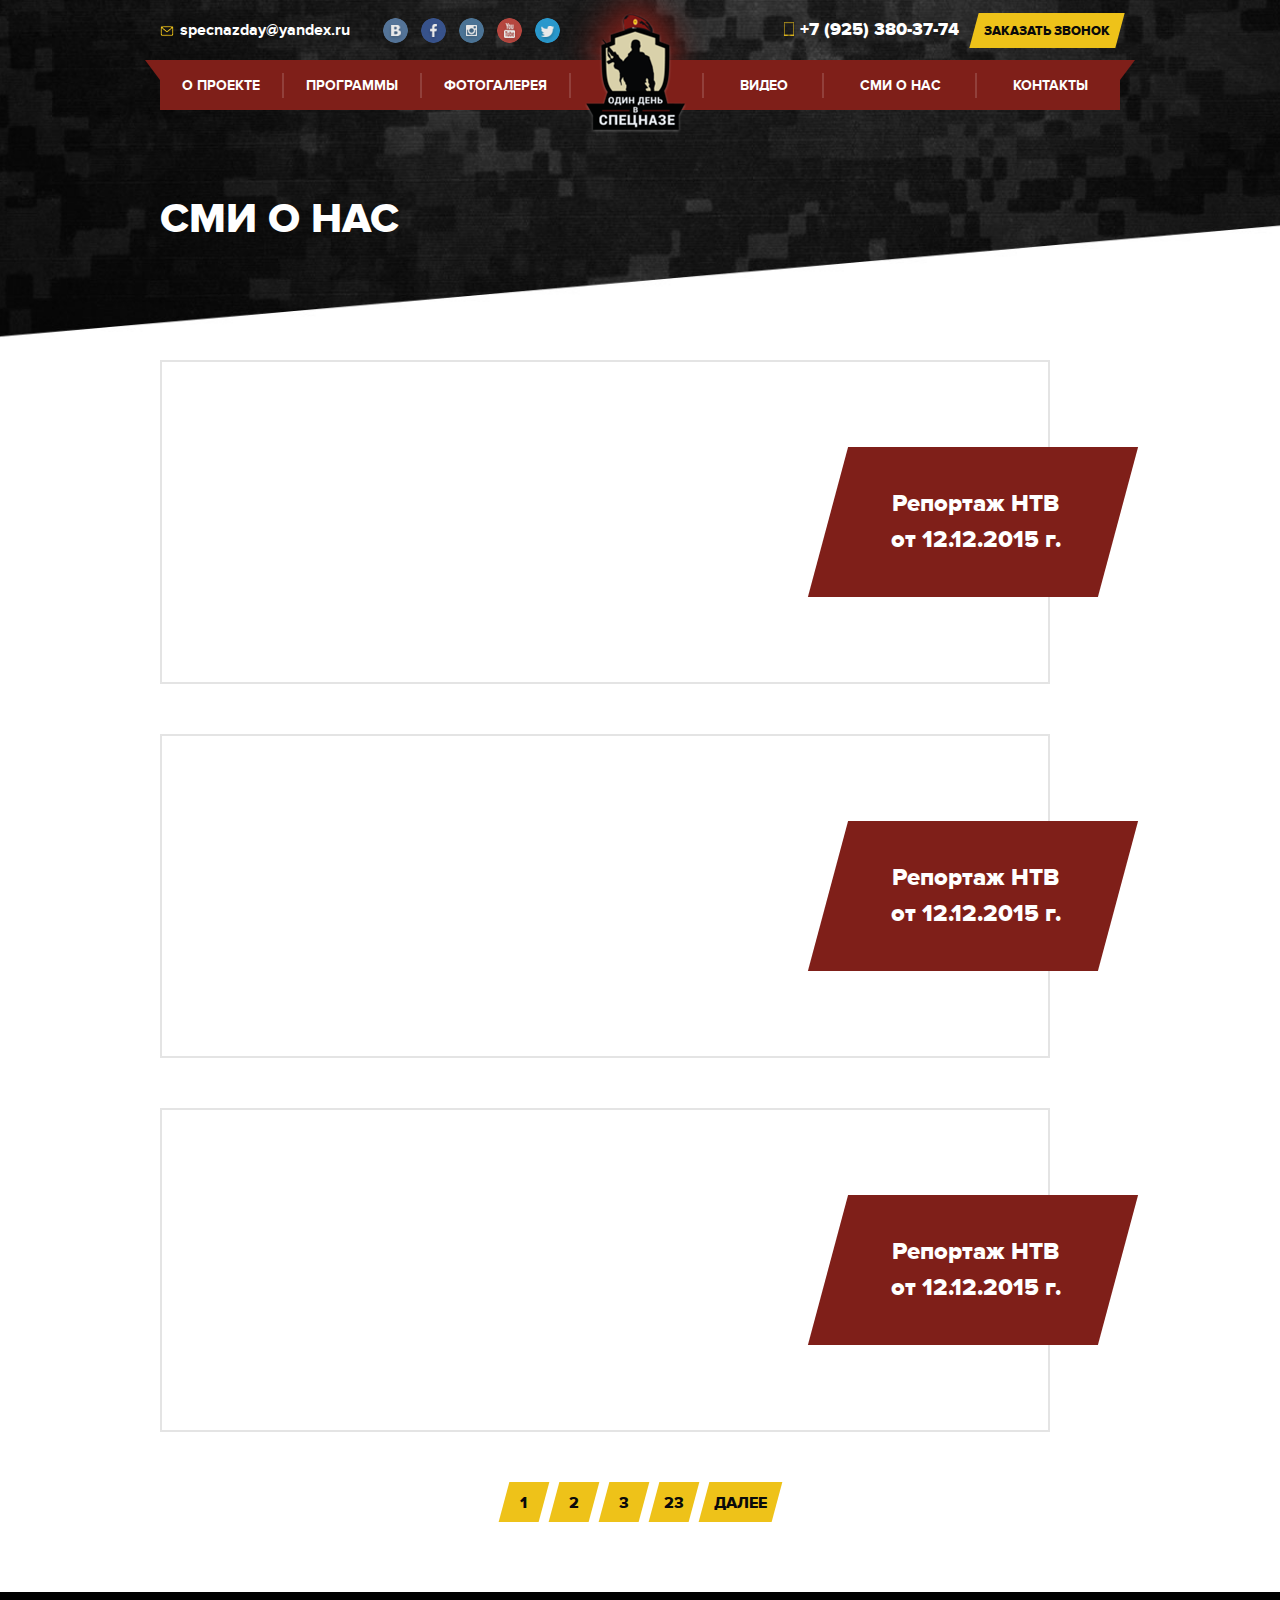
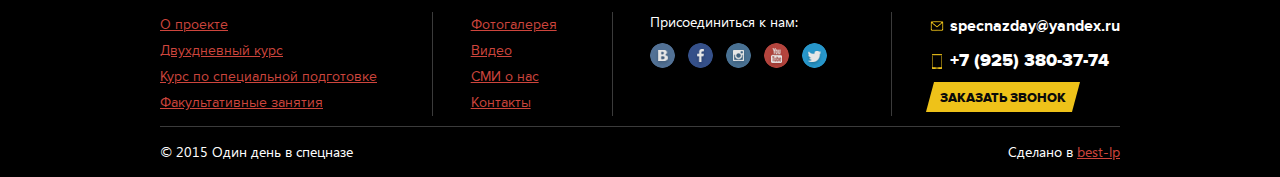
<file: media.html>
<!DOCTYPE html>
<html lang="ru">
    <head>
        <meta charset="UTF-8">
        <title></title>
        <meta name="viewport" content="width=980px, maximum-scale=1"><!--[if IE]>
        <meta http-equiv="ImageResize" content="no">
        <meta http-equiv="ImageToolbar" content="no">
        <meta name="MSSmartTagsPreventParsing" content="true">
        <meta name="SKYPE_TOOLBAR" content="SKYPE_TOOLBAR_PARSER_COMPATIBLE">
        <meta http-equiv="X-UA-Compatible" content="IE=Edge,chrome=1"><![endif]-->
        <meta property="og:url" content="">
        <meta property="og:title" content="">
        <meta property="og:description" content="">
        <meta property="og:image" content="">
        <meta name="google-site-verification" content="">
        <!--<link rel="shortcut icon" href="images/favicon.ico">-->

        <link rel="stylesheet" href="css/general.css">
    </head>
    <body class="mediaPage">

        <section class="offer">
            <header>
                <div class="wrapper">
                    <div class="offer_top flex-between flex-center-all">
                        <a href="mailto:specnazday@yandex.ru" class="mail">specnazday@yandex.ru</a>
                        <div class="socials">
                            <ul>
                                <li><a href="" class="vk"></a></li>
                                <li><a href="" class="fb"></a></li>
                                <li><a href="" class="insta"></a></li>
                                <li><a href="" class="yt"></a></li>
                                <li><a href="" class="tw"></a></li>
                            </ul>
                        </div>
                        <a href="tel:+7 (925) 380-37-74" class="tel">+7 (925) 380-37-74</a>
                        <button class="button">
                            <span>Заказать звонок</span>
                        </button>
                    </div>
                    <div class="offer_bottom">
                        <nav class="navMain">
                            <li>
                                <a href="">О проекте</a>
                                <ul class="sub">
                                    <li><a href="">Lorem</a></li>
                                    <li><a href="">Lorem</a></li>
                                    <li><a href="">Lorem</a></li>
                                    <li><a href="">Lorem</a></li>
                                </ul>
                            </li>
                            <li>
                                <a href="">Программы</a>
                                <ul class="sub">
                                    <li><a href="">Lorem</a></li>
                                    <li><a href="">Lorem</a></li>
                                    <li><a href="">Lorem</a></li>
                                    <li><a href="">Lorem</a></li>
                                </ul>
                            </li>
                            <li><a href="">Фотогалерея</a></li>
                            <li class="logo"><a href="index.html"><img src="images/logo.png" alt=""></a></li>
                            <li><a href="">Видео</a></li>
                            <li><a href="">СМИ о нас</a></li>
                            <li>
                                <a href="">Контакты</a>
                                <ul class="sub">
                                    <li><a href="">Lorem</a></li>
                                    <li><a href="">Lorem</a></li>
                                    <li><a href="">Lorem</a></li>
                                    <li><a href="">Lorem</a></li>
                                </ul>
                            </li>
                        </nav><!-- end navigation  -->  
                    </div>
                </div><!-- end wrapper  -->  
            </header><!-- end header -->

            <div class="offerInfo">
                <div class="wrapper">
                    <h1>СМИ о нас</h1>
                </div>
            </div>

        </section> <!-- end offer -->

        <!-- //////////////////////////////////////////////////////////////////////// -->

        <!-- begin medias -->
        <section class="medias">
            <div class="wrapper">

                <!-- begin content -->
                <div class="content">
                    <div class="media-item">
                        <div class="media-item__video">
                            <iframe width="100%" height="100%" src="https://www.youtube.com/embed/VCDQRy1od30" frameborder="0" allowfullscreen></iframe>
                        </div>
                        <div class="media-item__title vertical">
                            <div class="wrap">
                                <span><strong class="e">Репортаж НТВ</strong></span>
                                <span><strong class="e">от 12.12.2015 г.</strong></span>
                            </div>
                        </div>
                    </div>

                    <div class="media-item">
                        <div class="media-item__video">
                            <iframe width="100%" height="100%" src="https://www.youtube.com/embed/VCDQRy1od30" frameborder="0" allowfullscreen></iframe>
                        </div>
                        <div class="media-item__title vertical">
                            <div class="wrap">
                                <span><strong class="e">Репортаж НТВ</strong></span>
                                <span><strong class="e">от 12.12.2015 г.</strong></span>
                            </div>
                        </div>
                    </div>

                    <div class="media-item">
                        <div class="media-item__video">
                            <iframe width="100%" height="100%" src="https://www.youtube.com/embed/VCDQRy1od30" frameborder="0" allowfullscreen></iframe>
                        </div>
                        <div class="media-item__title vertical">
                            <div class="wrap">
                                <span><strong class="e">Репортаж НТВ</strong></span>
                                <span><strong class="e">от 12.12.2015 г.</strong></span>
                            </div>
                        </div>
                    </div>
                </div>
                <!-- end content -->

                <ul class="pagination">
                    <li><a href="" class="button"><span>1</span></a></li>
                    <li><a href="" class="button"><span>2</span></a></li>
                    <li><a href="" class="button"><span>3</span></a></li>
                    <li><a href="" class="button"><span>23</span></a></li>
                    <li><a href="" class="button"><span>Далее</span></a></li>
                </ul>
            </div>
        </section>
        <!-- end medias -->


        <!--begin footer -->
        <footer>
            <div class="wrapper">
                <!-- sitemap -->
                <div class="site_map flex flex-between">
                    <div class="b_menu">
                        <ul class="">
                            <li><a href="">О проекте</a></li>
                            <li><a href="">Двухдневный курс</a></li>
                            <li><a href="">Курс по специальной подготовке</a></li>
                            <li><a href="">Факультативные занятия</a></li>
                        </ul>    
                    </div>
                    
                    <div class="b_menu">
                        <ul>
                            <li><a href="">Фотогалерея</a></li>
                            <li><a href="">Видео</a></li>
                            <li><a href="">СМИ о нас</a></li>
                            <li><a href="">Контакты</a></li>
                        </ul>    
                    </div>
                    
                    <div class="socials">
                        <p>Присоединиться к нам:</p>
                        <ul>
                            <li><a href="" class="vk"></a></li>
                            <li><a href="" class="fb"></a></li>
                            <li><a href="" class="insta"></a></li>
                            <li><a href="" class="yt"></a></li>
                            <li><a href="" class="tw"></a></li>
                        </ul>
                    </div>

                    <div class="footer_contancts">
                        <a href="" class="f_mail"><i></i><strong>specnazday@yandex.ru</strong></a>
                        <a href="" class="f_phone"><i></i><strong class="e">+7 (925) 380-37-74</strong></a>
                        <button class="button"><span>Заказать звонок</span></button>
                    </div>
                </div>
                <!-- end sitemap -->

                <div class="copy clearfix">
                    <p class="float-left">© 2015 Один день в спецназе</p>
                    <p class="float-right">Сделано в <a href="http://best-lp.ru/">best-lp</a></p>
                </div>
            </div>
        </footer>
        <!--end footer -->



        <div id="modal-popup" class="mfp-hide zoom-anim-dialog"></div>

        <!--<script src="js/vendor/modernizr.js"></script>-->
        <script src="js/vendor/jquery-1.11.3.min.js"></script>
       
        <script src="js/slick/slick.min.js"></script>
        <script src="js/jquery.magnific-popup.min.js"></script>

        <script src="js/main.js"></script>
    </body>
</html>
</file>
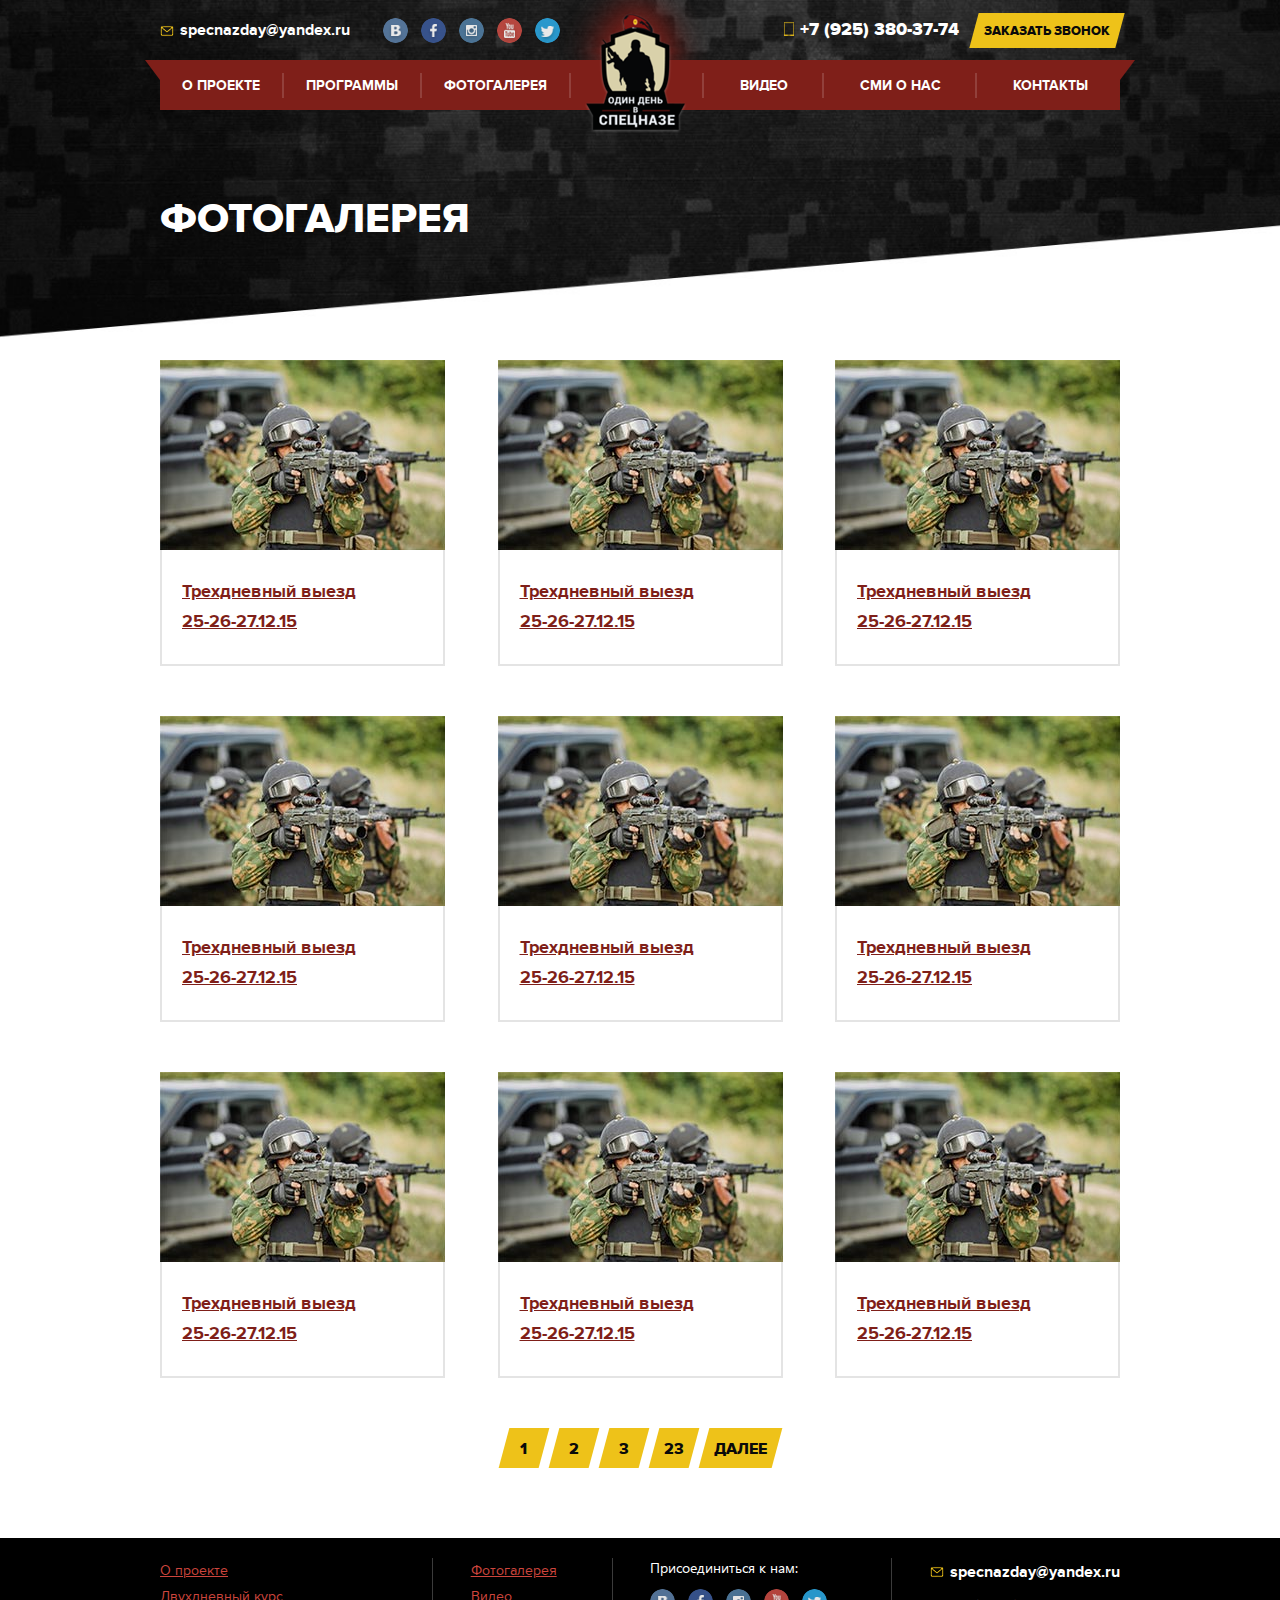
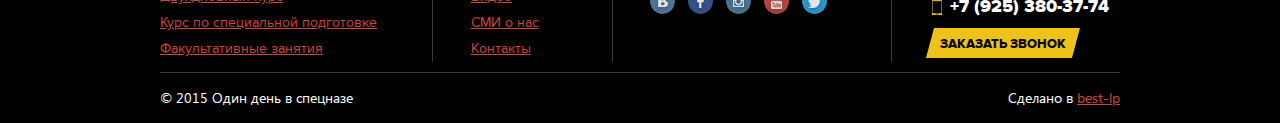
<file: photogallery.html>
<!DOCTYPE html>
<html lang="ru">
    <head>
        <meta charset="UTF-8">
        <title></title>
        <meta name="viewport" content="width=980px, maximum-scale=1"><!--[if IE]>
        <meta http-equiv="ImageResize" content="no">
        <meta http-equiv="ImageToolbar" content="no">
        <meta name="MSSmartTagsPreventParsing" content="true">
        <meta name="SKYPE_TOOLBAR" content="SKYPE_TOOLBAR_PARSER_COMPATIBLE">
        <meta http-equiv="X-UA-Compatible" content="IE=Edge,chrome=1"><![endif]-->
        <meta property="og:url" content="">
        <meta property="og:title" content="">
        <meta property="og:description" content="">
        <meta property="og:image" content="">
        <meta name="google-site-verification" content="">
        <!--<link rel="shortcut icon" href="images/favicon.ico">-->

        <link rel="stylesheet" href="css/general.css">
    </head>
    <body class="galleryPage">

        <section class="offer">
            <header>
                <div class="wrapper">
                    <div class="offer_top flex-between flex-center-all">
                        <a href="mailto:specnazday@yandex.ru" class="mail">specnazday@yandex.ru</a>
                        <div class="socials">
                            <ul>
                                <li><a href="" class="vk"></a></li>
                                <li><a href="" class="fb"></a></li>
                                <li><a href="" class="insta"></a></li>
                                <li><a href="" class="yt"></a></li>
                                <li><a href="" class="tw"></a></li>
                            </ul>
                        </div>
                        <a href="tel:+7 (925) 380-37-74" class="tel">+7 (925) 380-37-74</a>
                        <button class="button">
                            <span>Заказать звонок</span>
                        </button>
                    </div>
                    <div class="offer_bottom">
                        <nav class="navMain">
                            <li>
                                <a href="">О проекте</a>
                                <ul class="sub">
                                    <li><a href="">Lorem</a></li>
                                    <li><a href="">Lorem</a></li>
                                    <li><a href="">Lorem</a></li>
                                    <li><a href="">Lorem</a></li>
                                </ul>
                            </li>
                            <li>
                                <a href="">Программы</a>
                                <ul class="sub">
                                    <li><a href="">Lorem</a></li>
                                    <li><a href="">Lorem</a></li>
                                    <li><a href="">Lorem</a></li>
                                    <li><a href="">Lorem</a></li>
                                </ul>
                            </li>
                            <li><a href="">Фотогалерея</a></li>
                            <li class="logo"><a href="index.html"><img src="images/logo.png" alt=""></a></li>
                            <li><a href="">Видео</a></li>
                            <li><a href="">СМИ о нас</a></li>
                            <li>
                                <a href="">Контакты</a>
                                <ul class="sub">
                                    <li><a href="">Lorem</a></li>
                                    <li><a href="">Lorem</a></li>
                                    <li><a href="">Lorem</a></li>
                                    <li><a href="">Lorem</a></li>
                                </ul>
                            </li>
                        </nav><!-- end navigation  -->  
                    </div>
                </div><!-- end wrapper  -->  
            </header><!-- end header -->

            <div class="offerInfo">
                <div class="wrapper">
                    <h1>Фотогалерея</h1>
                </div>
            </div>

        </section> <!-- end offer -->

        <!-- //////////////////////////////////////////////////////////////////////// -->

        <!-- begin gallery -->
        <section class="gallery">
            <div class="wrapper">


                <!-- begin content -->
                <div class="content flex flex-between">
                    <div class="gall-item">
                        <div class="gall-item__preview" style="background: url(images/gallery_1.jpg);"></div>
                        <div class="gall-item__content">
                            <a href=""><strong><span>Трехдневный выезд</span><span>25-26-27.12.15</span></strong></a>
                        </div>
                    </div>
                    <div class="gall-item">
                        <div class="gall-item__preview" style="background: url(images/gallery_1.jpg);"></div>
                        <div class="gall-item__content">
                            <a href=""><strong><span>Трехдневный выезд</span><span>25-26-27.12.15</span></strong></a>
                        </div>
                    </div>
                    <div class="gall-item">
                        <div class="gall-item__preview" style="background: url(images/gallery_1.jpg);"></div>
                        <div class="gall-item__content">
                            <a href=""><strong><span>Трехдневный выезд</span><span>25-26-27.12.15</span></strong></a>
                        </div>
                    </div>
                    <div class="gall-item">
                        <div class="gall-item__preview" style="background: url(images/gallery_1.jpg);"></div>
                        <div class="gall-item__content">
                            <a href=""><strong><span>Трехдневный выезд</span><span>25-26-27.12.15</span></strong></a>
                        </div>
                    </div>
                    <div class="gall-item">
                        <div class="gall-item__preview" style="background: url(images/gallery_1.jpg);"></div>
                        <div class="gall-item__content">
                            <a href=""><strong><span>Трехдневный выезд</span><span>25-26-27.12.15</span></strong></a>
                        </div>
                    </div>
                    <div class="gall-item">
                        <div class="gall-item__preview" style="background: url(images/gallery_1.jpg);"></div>
                        <div class="gall-item__content">
                            <a href=""><strong><span>Трехдневный выезд</span><span>25-26-27.12.15</span></strong></a>
                        </div>
                    </div>
                    <div class="gall-item">
                        <div class="gall-item__preview" style="background: url(images/gallery_1.jpg);"></div>
                        <div class="gall-item__content">
                            <a href=""><strong><span>Трехдневный выезд</span><span>25-26-27.12.15</span></strong></a>
                        </div>
                    </div>
                    <div class="gall-item">
                        <div class="gall-item__preview" style="background: url(images/gallery_1.jpg);"></div>
                        <div class="gall-item__content">
                            <a href=""><strong><span>Трехдневный выезд</span><span>25-26-27.12.15</span></strong></a>
                        </div>
                    </div>
                    <div class="gall-item">
                        <div class="gall-item__preview" style="background: url(images/gallery_1.jpg);"></div>
                        <div class="gall-item__content">
                            <a href=""><strong><span>Трехдневный выезд</span><span>25-26-27.12.15</span></strong></a>
                        </div>
                    </div>
                </div>
                <!-- end content -->

                <ul class="pagination">
                    <li><a href="" class="button"><span>1</span></a></li>
                    <li><a href="" class="button"><span>2</span></a></li>
                    <li><a href="" class="button"><span>3</span></a></li>
                    <li><a href="" class="button"><span>23</span></a></li>
                    <li><a href="" class="button"><span>Далее</span></a></li>
                </ul>
            </div>
        </section>
        <!-- end gallery -->


        <!--begin footer -->
        <footer>
            <div class="wrapper">
                <!-- sitemap -->
                <div class="site_map flex flex-between">
                    <div class="b_menu">
                        <ul class="">
                            <li><a href="">О проекте</a></li>
                            <li><a href="">Двухдневный курс</a></li>
                            <li><a href="">Курс по специальной подготовке</a></li>
                            <li><a href="">Факультативные занятия</a></li>
                        </ul>    
                    </div>
                    
                    <div class="b_menu">
                        <ul>
                            <li><a href="">Фотогалерея</a></li>
                            <li><a href="">Видео</a></li>
                            <li><a href="">СМИ о нас</a></li>
                            <li><a href="">Контакты</a></li>
                        </ul>    
                    </div>
                    
                    <div class="socials">
                        <p>Присоединиться к нам:</p>
                        <ul>
                            <li><a href="" class="vk"></a></li>
                            <li><a href="" class="fb"></a></li>
                            <li><a href="" class="insta"></a></li>
                            <li><a href="" class="yt"></a></li>
                            <li><a href="" class="tw"></a></li>
                        </ul>
                    </div>

                    <div class="footer_contancts">
                        <a href="" class="f_mail"><i></i><strong>specnazday@yandex.ru</strong></a>
                        <a href="" class="f_phone"><i></i><strong class="e">+7 (925) 380-37-74</strong></a>
                        <button class="button"><span>Заказать звонок</span></button>
                    </div>
                </div>
                <!-- end sitemap -->

                <div class="copy clearfix">
                    <p class="float-left">© 2015 Один день в спецназе</p>
                    <p class="float-right">Сделано в <a href="http://best-lp.ru/">best-lp</a></p>
                </div>
            </div>
        </footer>
        <!--end footer -->



        <div id="modal-popup" class="mfp-hide zoom-anim-dialog"></div>

        <!--<script src="js/vendor/modernizr.js"></script>-->
        <script src="js/vendor/jquery-1.11.3.min.js"></script>
       
        <script src="js/slick/slick.min.js"></script>
        <script src="js/jquery.magnific-popup.min.js"></script>

        <script src="js/main.js"></script>
    </body>
</html>
</file>
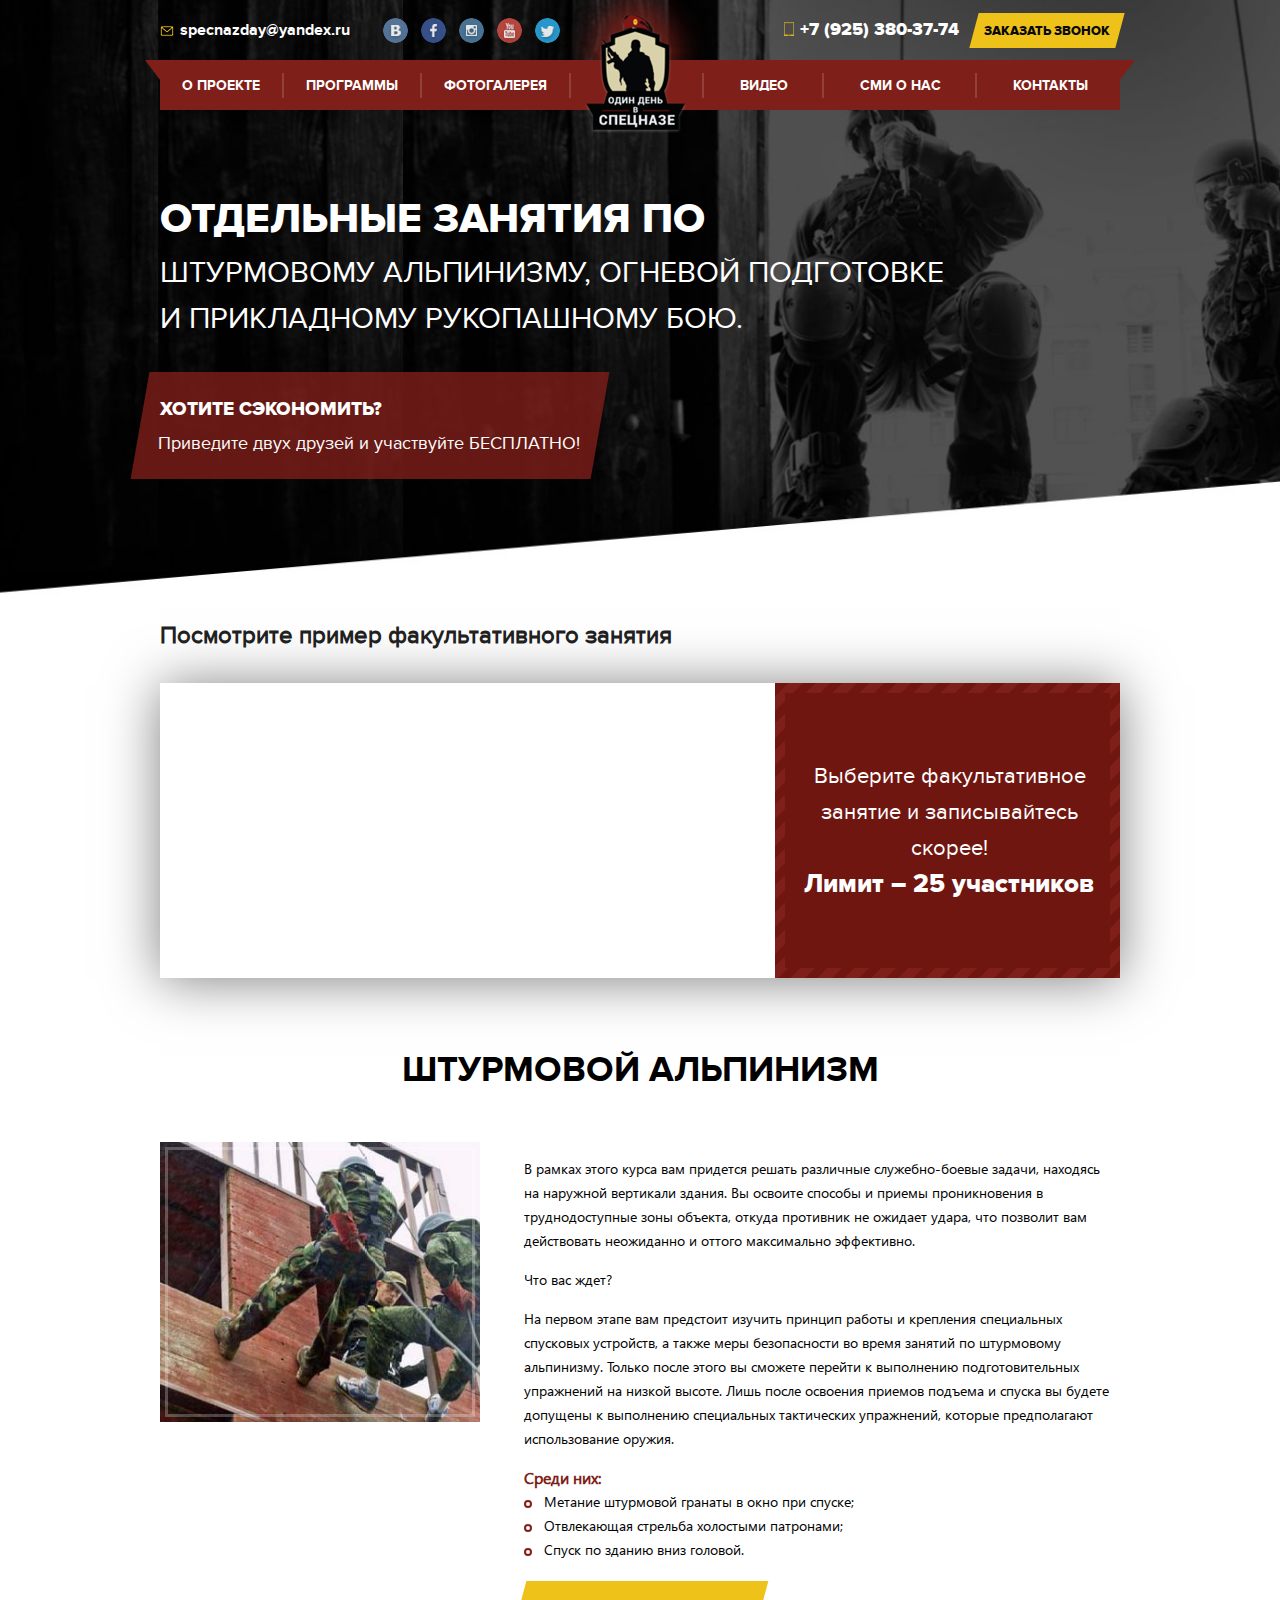
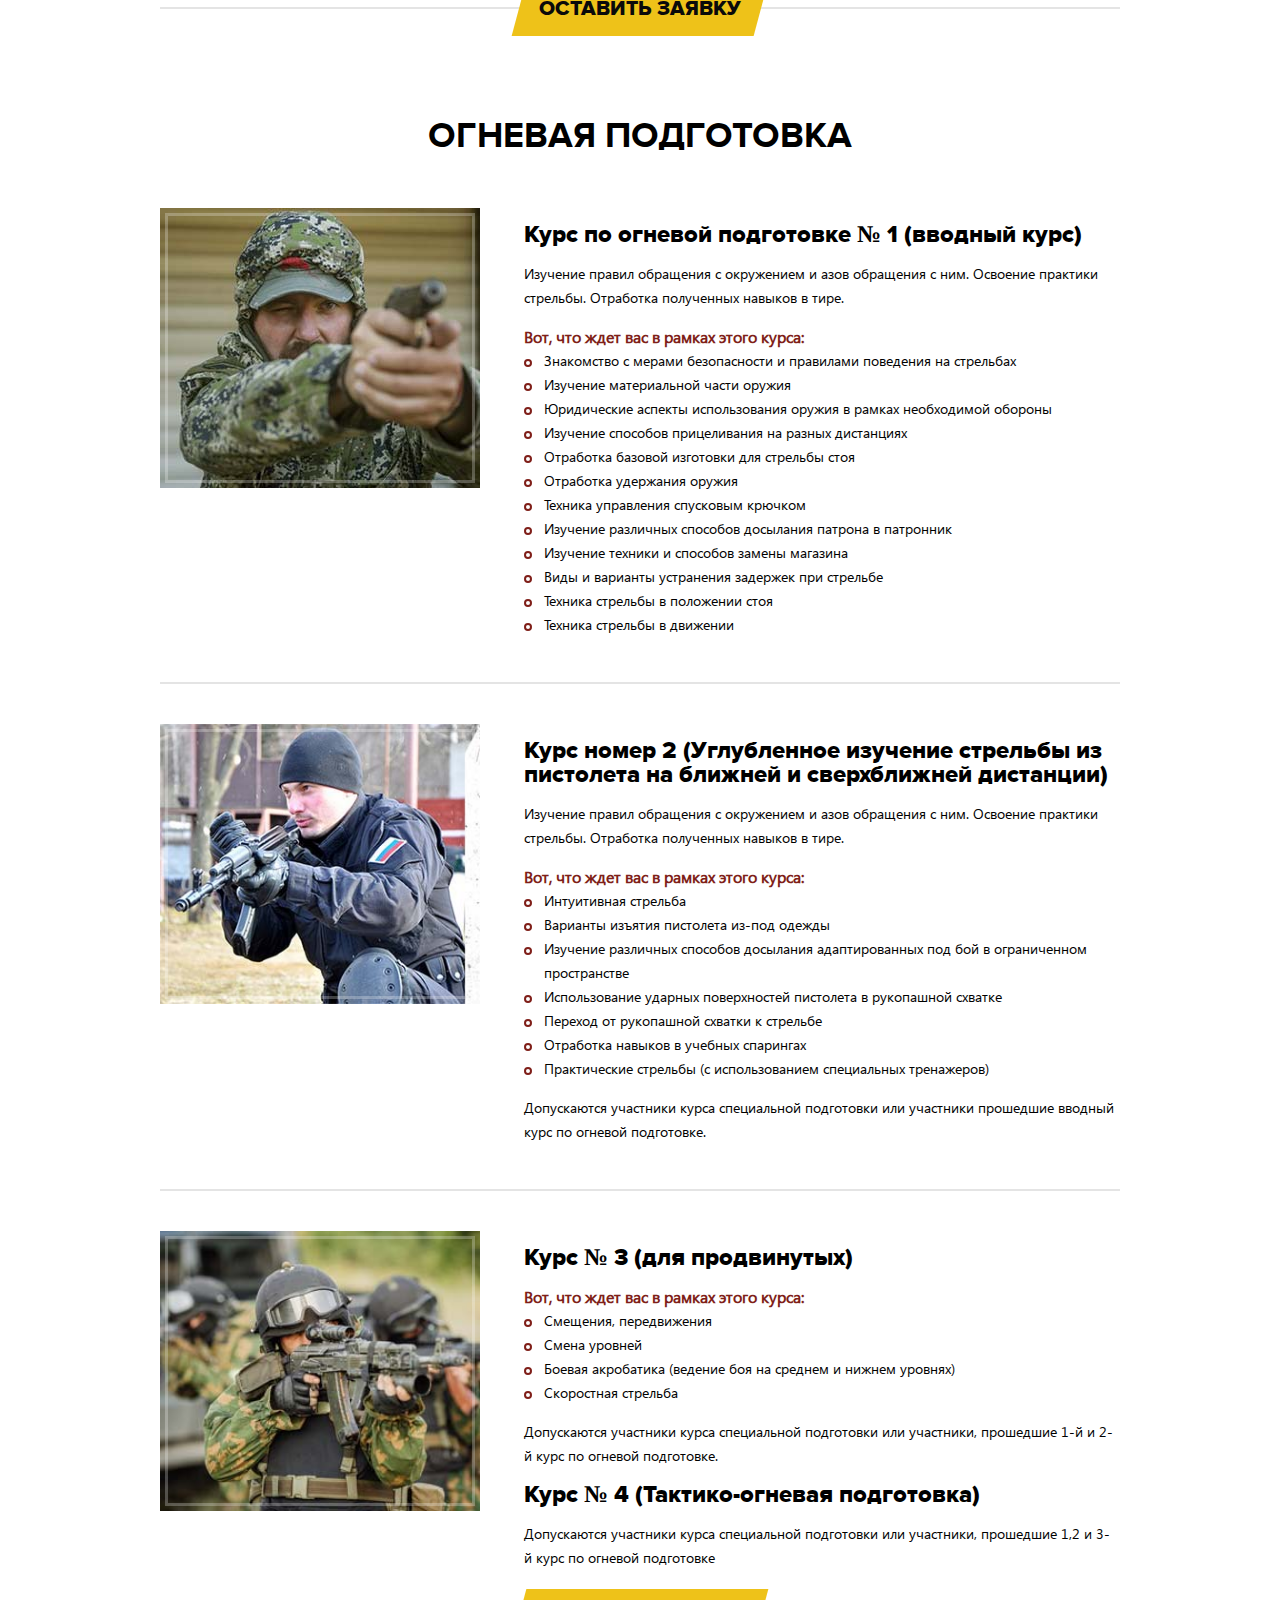
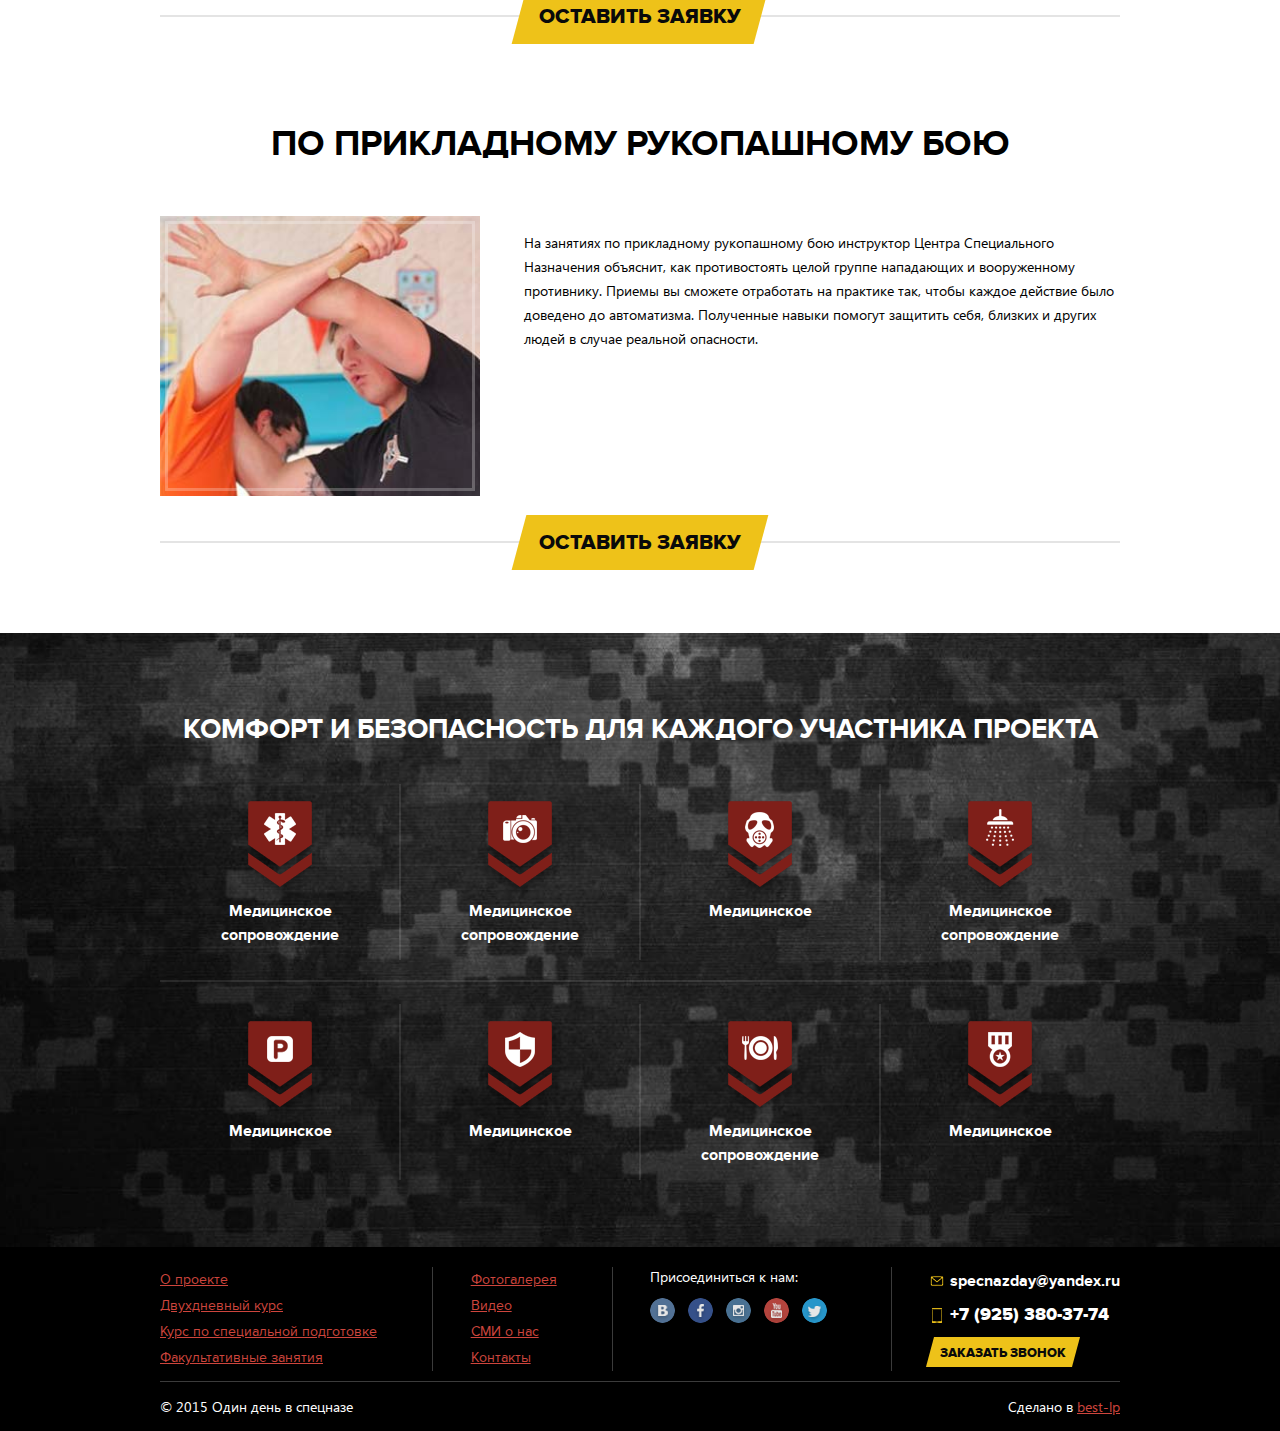
<file: specials.html>
<!DOCTYPE html>
<html lang="ru">
    <head>
        <meta charset="UTF-8">
        <title></title>
        <meta name="viewport" content="width=980px, maximum-scale=1"><!--[if IE]>
        <meta http-equiv="ImageResize" content="no">
        <meta http-equiv="ImageToolbar" content="no">
        <meta name="MSSmartTagsPreventParsing" content="true">
        <meta name="SKYPE_TOOLBAR" content="SKYPE_TOOLBAR_PARSER_COMPATIBLE">
        <meta http-equiv="X-UA-Compatible" content="IE=Edge,chrome=1"><![endif]-->
        <meta property="og:url" content="">
        <meta property="og:title" content="">
        <meta property="og:description" content="">
        <meta property="og:image" content="">
        <meta name="google-site-verification" content="">
        <!--<link rel="shortcut icon" href="images/favicon.ico">-->

        <link rel="stylesheet" href="css/general.css">
    </head>
    <body class="specialsPage">

        <section class="offer">
            <header>
                <div class="wrapper">
                    <div class="offer_top flex-between flex-center-all">
                        <a href="mailto:specnazday@yandex.ru" class="mail">specnazday@yandex.ru</a>
                        <div class="socials">
                            <ul>
                                <li><a href="" class="vk"></a></li>
                                <li><a href="" class="fb"></a></li>
                                <li><a href="" class="insta"></a></li>
                                <li><a href="" class="yt"></a></li>
                                <li><a href="" class="tw"></a></li>
                            </ul>
                        </div>
                        <a href="tel:+7 (925) 380-37-74" class="tel">+7 (925) 380-37-74</a>
                        <button class="button">
                            <span>Заказать звонок</span>
                        </button>
                    </div>
                    <div class="offer_bottom">
                        <nav class="navMain">
                            <li>
                                <a href="">О проекте</a>
                                <ul class="sub">
                                    <li><a href="">Lorem</a></li>
                                    <li><a href="">Lorem</a></li>
                                    <li><a href="">Lorem</a></li>
                                    <li><a href="">Lorem</a></li>
                                </ul>
                            </li>
                            <li>
                                <a href="">Программы</a>
                                <ul class="sub">
                                    <li><a href="">Lorem</a></li>
                                    <li><a href="">Lorem</a></li>
                                    <li><a href="">Lorem</a></li>
                                    <li><a href="">Lorem</a></li>
                                </ul>
                            </li>
                            <li><a href="">Фотогалерея</a></li>
                            <li class="logo"><a href="index.html"><img src="images/logo.png" alt=""></a></li>
                            <li><a href="">Видео</a></li>
                            <li><a href="">СМИ о нас</a></li>
                            <li>
                                <a href="">Контакты</a>
                                <ul class="sub">
                                    <li><a href="">Lorem</a></li>
                                    <li><a href="">Lorem</a></li>
                                    <li><a href="">Lorem</a></li>
                                    <li><a href="">Lorem</a></li>
                                </ul>
                            </li>
                        </nav><!-- end navigation  -->  
                    </div>
                </div><!-- end wrapper  -->  
            </header><!-- end header -->

            <div class="offerInfo">
                <div class="wrapper">
                    <h1>Отдельные занятия по
                        <span>
                            штурмовому альпинизму, огневой подготовке <br>и прикладному рукопашному бою.
                        </span>
                    </h1>
                    <div class="additionalInfo">
                        <h3>Хотите сэкономить?</h3>
                        <p>Приведите двух друзей и участвуйте <span>БЕСПЛАТНО!</span></p>
                    </div>  
                </div>
            </div>
        </section> <!-- end offer -->


        <!-- //////////////////////////////////////////////////////////////////////// -->
        <!-- begin example -->
        <section class="example">
            <div class="wrapper">
                <h3>Посмотрите пример факультативного занятия</h3>

                <div class="wrap clearfix">
                    <div class="video">
                        <iframe width="100%" height="100%" src="https://www.youtube.com/embed/VCDQRy1od30" frameborder="0" allowfullscreen></iframe>
                    </div>
                    <div class="limit">
                        <div class="container vertical">
                            <p>
                                <span>Выберите факультативное занятие и записывайтесь скорее!</span>
                                <span><strong class="e">Лимит – 25 участников</strong></span>
                            </p>
                        </div>
                    </div>
                </div>
            </div>
        </section>
        <!-- end example -->

        <!-- specials medias -->
        <section class="specials">
            <div class="wrapper">

                <!-- begin content -->
                <div class="content">

                    <div class="special">
                        <h2>Штурмовой альпинизм</h2>
                        <article>
                            <div class="special__preview" style="background-image: url(images/special_5.jpg);"></div>
                            <div class="special__content">
                                <p>В рамках этого курса вам придется решать различные служебно-боевые задачи, находясь на наружной вертикали здания. Вы освоите способы и приемы проникновения в труднодоступные зоны объекта, откуда противник не ожидает удара, что позволит вам действовать неожиданно и оттого максимально эффективно.</p>
                                <p>Что вас ждет?</p>
                                <p>На первом этапе вам предстоит изучить принцип работы и крепления специальных спусковых устройств, а также меры безопасности во время занятий по штурмовому альпинизму. Только после этого вы сможете перейти к выполнению подготовительных упражнений на низкой высоте. Лишь после освоения приемов подъема и спуска вы будете допущены к выполнению специальных тактических упражнений, которые предполагают использование оружия.</p>
                                <h4>Среди них:</h4>
                                <ul>
                                    <li>Метание штурмовой гранаты в окно при спуске;</li>
                                    <li>Отвлекающая стрельба холостыми патронами;</li>
                                    <li>Спуск по зданию вниз головой.</li>
                                </ul>
                            </div>
                        </article>
                        <a href="" class="button button--big"><span>Оставить заявку</span></a>  
                    </div>

                    <div class="special">
                        <h2>Огневая подготовка</h2>
                        <article>
                            <div class="special__preview" style="background-image: url(images/special_2.jpg);"></div>
                            <div class="special__content">
                                <h3>Курс по огневой подготовке № 1 (вводный курс)</h3>
                                <p>Изучение правил обращения с окружением и азов обращения с ним. Освоение практики стрельбы. Отработка полученных навыков в тире.</p>
                                <h4>Вот, что ждет вас в рамках этого курса:</h4>
                                <ul>
                                    <li>Знакомство с мерами безопасности и правилами поведения на стрельбах</li>
                                    <li>Изучение материальной части оружия</li>
                                    <li>Юридические аспекты использования оружия в рамках необходимой обороны</li>
                                    <li>Изучение способов прицеливания на разных дистанциях</li>
                                    <li>Отработка базовой изготовки для стрельбы стоя</li>
                                    <li>Отработка удержания оружия</li>
                                    <li>Техника управления спусковым крючком</li>
                                    <li>Изучение различных способов досылания патрона в патронник</li>
                                    <li>Изучение техники и способов замены магазина</li>
                                    <li>Виды и варианты устранения задержек при стрельбе</li>
                                    <li>Техника стрельбы в положении стоя</li>
                                    <li>Техника стрельбы в движении</li>
                                </ul>
                            </div>
                        </article>
                        <article>
                            <div class="special__preview" style="background-image: url(images/special_3.jpg);"></div>
                            <div class="special__content">
                                <h3>Курс номер 2 (Углубленное изучение стрельбы из пистолета на ближней и сверхближней дистанции)</h3>
                                <p>Изучение правил обращения с окружением и азов обращения с ним. Освоение практики стрельбы. Отработка полученных навыков в тире.</p>
                                <h4>Вот, что ждет вас в рамках этого курса:</h4>
                                <ul>
                                    <li>Интуитивная стрельба</li>
                                    <li>Варианты изъятия пистолета из-под одежды</li>
                                    <li>Изучение различных способов досылания адаптированных под бой в ограниченном пространстве</li>
                                    <li>Использование ударных поверхностей пистолета в рукопашной схватке</li>
                                    <li>Переход от рукопашной схватки к стрельбе</li>
                                    <li>Отработка навыков в учебных спарингах</li>
                                    <li>Практические стрельбы (с использованием специальных тренажеров)</li>
                                </ul>
                                <p>Допускаются участники курса специальной подготовки или участники прошедшие вводный курс по огневой подготовке.</p>
                            </div>
                        </article>
                        <article>
                            <div class="special__preview" style="background-image: url(images/special_4.jpg);"></div>
                            <div class="special__content">
                                <h3>Курс № 3 (для продвинутых)</h3>
                                <h4>Вот, что ждет вас в рамках этого курса:</h4>
                                <ul>
                                    <li>Смещения, передвижения</li>
                                    <li>Смена уровней</li>
                                    <li>Боевая акробатика (ведение боя на среднем и нижнем уровнях)</li>
                                    <li>Скоростная стрельба</li>
                                </ul>
                                <p>Допускаются участники курса специальной подготовки или участники, прошедшие 1-й и 2-й курс по огневой подготовке.</p>
                                <h3>Курс № 4 (Тактико-огневая подготовка)</h3>
                                <p>Допускаются участники курса специальной подготовки или участники, прошедшие 1,2 и 3-й курс по огневой подготовке</p>
                            </div>
                        </article>
                        <a href="" class="button button--big"><span>Оставить заявку</span></a>  
                    </div>

                    <div class="special">
                        <h2>По прикладному рукопашному бою</h2>
                        <article>
                            <div class="special__preview" style="background-image: url(images/special_1.jpg);"></div>
                            <div class="special__content">
                                <p>На занятиях по прикладному рукопашному бою инструктор Центра Специального Назначения объяснит, как противостоять целой группе нападающих и вооруженному противнику. Приемы вы сможете отработать на практике так, чтобы каждое действие было доведено до автоматизма. Полученные навыки помогут защитить себя, близких и других людей в случае реальной опасности.</p>
                            </div>
                        </article>
                        <a href="" class="button button--big"><span>Оставить заявку</span></a>  
                    </div>

                </div>
                <!-- end content -->

            </div>
        </section>
        <!-- end medias -->

        <!-- begin garanties -->
        <section class="garanties">
            <div class="wrapper">
                <h2>Комфорт и безопасность для каждого участника проекта</h2>
                <div class="content flex flex-between">
                    <div class="garanty">
                        <figure><img src="images/garanty_1.png" alt=""></figure>
                        <p><strong>Медицинское сопровождение</strong></p>
                    </div>
                    <div class="garanty">
                        <figure><img src="images/garanty_2.png" alt=""></figure>
                        <p><strong>Медицинское сопровождение</strong></p>
                    </div>
                    <div class="garanty">
                        <figure><img src="images/garanty_3.png" alt=""></figure>
                        <p><strong>Медицинское</strong></p>
                    </div>
                    <div class="garanty">
                        <figure><img src="images/garanty_4.png" alt=""></figure>
                        <p><strong>Медицинское сопровождение</strong></p>
                    </div>
                    <div class="garanty">
                        <figure><img src="images/garanty_5.png" alt=""></figure>
                        <p><strong>Медицинское</strong></p>
                    </div>
                    <div class="garanty">
                        <figure><img src="images/garanty_6.png" alt=""></figure>
                        <p><strong>Медицинское</strong></p>
                    </div>
                    <div class="garanty">
                        <figure><img src="images/garanty_7.png" alt=""></figure>
                        <p><strong>Медицинское сопровождение</strong></p>
                    </div>
                    <div class="garanty">
                        <figure><img src="images/garanty_8.png" alt=""></figure>
                        <p><strong>Медицинское</strong></p>
                    </div>
                </div>
            </div>
        </section>
        <!-- end garanties -->


        <!--begin footer -->
        <footer>
            <div class="wrapper">
                <!-- sitemap -->
                <div class="site_map flex flex-between">
                    <div class="b_menu">
                        <ul class="">
                            <li><a href="">О проекте</a></li>
                            <li><a href="">Двухдневный курс</a></li>
                            <li><a href="">Курс по специальной подготовке</a></li>
                            <li><a href="">Факультативные занятия</a></li>
                        </ul>    
                    </div>
                    
                    <div class="b_menu">
                        <ul>
                            <li><a href="">Фотогалерея</a></li>
                            <li><a href="">Видео</a></li>
                            <li><a href="">СМИ о нас</a></li>
                            <li><a href="">Контакты</a></li>
                        </ul>    
                    </div>
                    
                    <div class="socials">
                        <p>Присоединиться к нам:</p>
                        <ul>
                            <li><a href="" class="vk"></a></li>
                            <li><a href="" class="fb"></a></li>
                            <li><a href="" class="insta"></a></li>
                            <li><a href="" class="yt"></a></li>
                            <li><a href="" class="tw"></a></li>
                        </ul>
                    </div>

                    <div class="footer_contancts">
                        <a href="" class="f_mail"><i></i><strong>specnazday@yandex.ru</strong></a>
                        <a href="" class="f_phone"><i></i><strong class="e">+7 (925) 380-37-74</strong></a>
                        <button class="button"><span>Заказать звонок</span></button>
                    </div>
                </div>
                <!-- end sitemap -->

                <div class="copy clearfix">
                    <p class="float-left">© 2015 Один день в спецназе</p>
                    <p class="float-right">Сделано в <a href="http://best-lp.ru/">best-lp</a></p>
                </div>
            </div>
        </footer>
        <!--end footer -->



        <div id="modal-popup" class="mfp-hide zoom-anim-dialog"></div>

        <!--<script src="js/vendor/modernizr.js"></script>-->
        <script src="js/vendor/jquery-1.11.3.min.js"></script>
       
        <script src="js/slick/slick.min.js"></script>
        <script src="js/jquery.magnific-popup.min.js"></script>

        <script src="js/main.js"></script>
    </body>
</html>
</file>
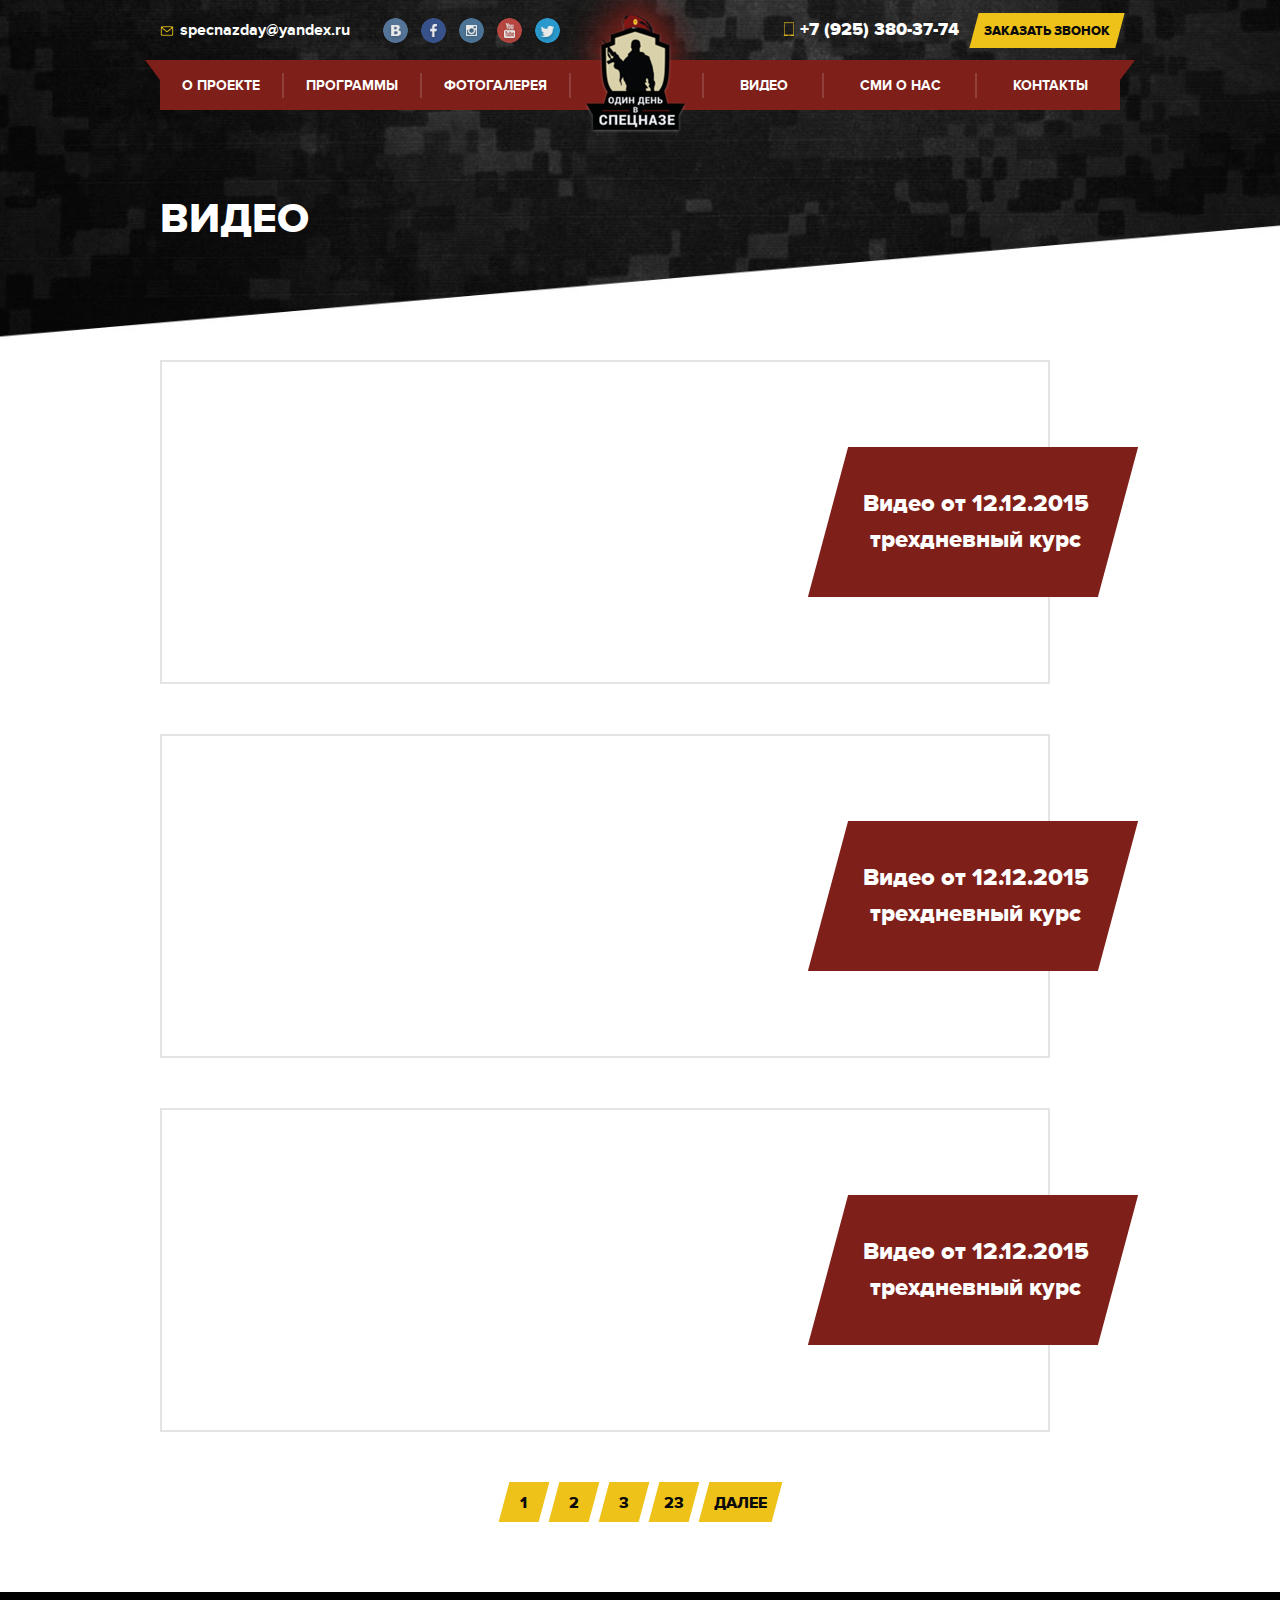
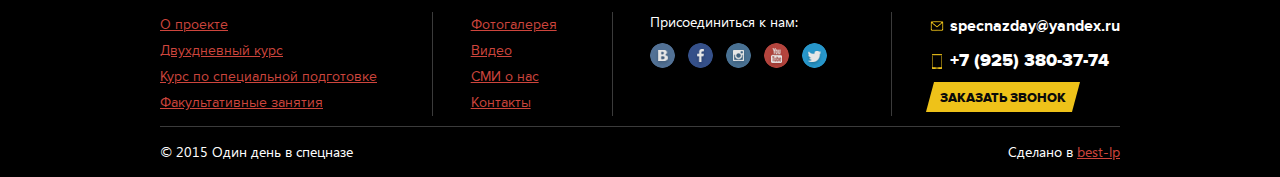
<file: videos.html>
<!DOCTYPE html>
<html lang="ru">
    <head>
        <meta charset="UTF-8">
        <title></title>
        <meta name="viewport" content="width=980px, maximum-scale=1"><!--[if IE]>
        <meta http-equiv="ImageResize" content="no">
        <meta http-equiv="ImageToolbar" content="no">
        <meta name="MSSmartTagsPreventParsing" content="true">
        <meta name="SKYPE_TOOLBAR" content="SKYPE_TOOLBAR_PARSER_COMPATIBLE">
        <meta http-equiv="X-UA-Compatible" content="IE=Edge,chrome=1"><![endif]-->
        <meta property="og:url" content="">
        <meta property="og:title" content="">
        <meta property="og:description" content="">
        <meta property="og:image" content="">
        <meta name="google-site-verification" content="">
        <!--<link rel="shortcut icon" href="images/favicon.ico">-->

        <link rel="stylesheet" href="css/general.css">
    </head>
    <body class="videoPage">


         <section class="offer">
            <header>
                <div class="wrapper">
                    <div class="offer_top flex-between flex-center-all">
                        <a href="mailto:specnazday@yandex.ru" class="mail">specnazday@yandex.ru</a>
                        <div class="socials">
                            <ul>
                                <li><a href="" class="vk"></a></li>
                                <li><a href="" class="fb"></a></li>
                                <li><a href="" class="insta"></a></li>
                                <li><a href="" class="yt"></a></li>
                                <li><a href="" class="tw"></a></li>
                            </ul>
                        </div>
                        <a href="tel:+7 (925) 380-37-74" class="tel">+7 (925) 380-37-74</a>
                        <button class="button">
                            <span>Заказать звонок</span>
                        </button>
                    </div>
                    <div class="offer_bottom">
                        <nav class="navMain">
                            <li>
                                <a href="">О проекте</a>
                                <ul class="sub">
                                    <li><a href="">Lorem</a></li>
                                    <li><a href="">Lorem</a></li>
                                    <li><a href="">Lorem</a></li>
                                    <li><a href="">Lorem</a></li>
                                </ul>
                            </li>
                            <li>
                                <a href="">Программы</a>
                                <ul class="sub">
                                    <li><a href="">Lorem</a></li>
                                    <li><a href="">Lorem</a></li>
                                    <li><a href="">Lorem</a></li>
                                    <li><a href="">Lorem</a></li>
                                </ul>
                            </li>
                            <li><a href="">Фотогалерея</a></li>
                            <li class="logo"><a href="index.html"><img src="images/logo.png" alt=""></a></li>
                            <li><a href="">Видео</a></li>
                            <li><a href="">СМИ о нас</a></li>
                            <li>
                                <a href="">Контакты</a>
                                <ul class="sub">
                                    <li><a href="">Lorem</a></li>
                                    <li><a href="">Lorem</a></li>
                                    <li><a href="">Lorem</a></li>
                                    <li><a href="">Lorem</a></li>
                                </ul>
                            </li>
                        </nav><!-- end navigation  -->  
                    </div>
                </div><!-- end wrapper  -->  
            </header><!-- end header -->

            <div class="offerInfo">
                <div class="wrapper">
                    <h1>Видео</h1>
                </div>
            </div>

        </section> <!-- end offer -->

        <!-- //////////////////////////////////////////////////////////////////////// -->

        <!-- begin medias -->
        <section class="medias">
            <div class="wrapper">

                <!-- begin content -->
                <div class="content">
                    <div class="media-item">
                        <div class="media-item__video">
                            <iframe width="100%" height="100%" src="https://www.youtube.com/embed/VCDQRy1od30" frameborder="0" allowfullscreen></iframe>
                        </div>
                        <div class="media-item__title vertical">
                            <div class="wrap">
                                <span><strong class="e">Видео от 12.12.2015 </strong></span>
                                <span><strong class="e">трехдневный курс</strong></span>
                            </div>
                        </div>
                    </div>

                    <div class="media-item">
                        <div class="media-item__video">
                            <iframe width="100%" height="100%" src="https://www.youtube.com/embed/VCDQRy1od30" frameborder="0" allowfullscreen></iframe>
                        </div>
                        <div class="media-item__title vertical">
                            <div class="wrap">
                                <span><strong class="e">Видео от 12.12.2015 </strong></span>
                                <span><strong class="e">трехдневный курс</strong></span>
                            </div>
                        </div>
                    </div>

                    <div class="media-item">
                        <div class="media-item__video">
                            <iframe width="100%" height="100%" src="https://www.youtube.com/embed/VCDQRy1od30" frameborder="0" allowfullscreen></iframe>
                        </div>
                        <div class="media-item__title vertical">
                            <div class="wrap">
                                <span><strong class="e">Видео от 12.12.2015 </strong></span>
                                <span><strong class="e">трехдневный курс</strong></span>
                            </div>
                        </div>
                    </div>
                </div>
                <!-- end content -->

                <ul class="pagination">
                    <li><a href="" class="button"><span>1</span></a></li>
                    <li><a href="" class="button"><span>2</span></a></li>
                    <li><a href="" class="button"><span>3</span></a></li>
                    <li><a href="" class="button"><span>23</span></a></li>
                    <li><a href="" class="button"><span>Далее</span></a></li>
                </ul>
            </div>
        </section>
        <!-- end medias -->


        <!--begin footer -->
        <footer>
            <div class="wrapper">
                <!-- sitemap -->
                <div class="site_map flex flex-between">
                    <div class="b_menu">
                        <ul class="">
                            <li><a href="">О проекте</a></li>
                            <li><a href="">Двухдневный курс</a></li>
                            <li><a href="">Курс по специальной подготовке</a></li>
                            <li><a href="">Факультативные занятия</a></li>
                        </ul>    
                    </div>
                    
                    <div class="b_menu">
                        <ul>
                            <li><a href="">Фотогалерея</a></li>
                            <li><a href="">Видео</a></li>
                            <li><a href="">СМИ о нас</a></li>
                            <li><a href="">Контакты</a></li>
                        </ul>    
                    </div>
                    
                    <div class="socials">
                        <p>Присоединиться к нам:</p>
                        <ul>
                            <li><a href="" class="vk"></a></li>
                            <li><a href="" class="fb"></a></li>
                            <li><a href="" class="insta"></a></li>
                            <li><a href="" class="yt"></a></li>
                            <li><a href="" class="tw"></a></li>
                        </ul>
                    </div>

                    <div class="footer_contancts">
                        <a href="" class="f_mail"><i></i><strong>specnazday@yandex.ru</strong></a>
                        <a href="" class="f_phone"><i></i><strong class="e">+7 (925) 380-37-74</strong></a>
                        <button class="button"><span>Заказать звонок</span></button>
                    </div>
                </div>
                <!-- end sitemap -->

                <div class="copy clearfix">
                    <p class="float-left">© 2015 Один день в спецназе</p>
                    <p class="float-right">Сделано в <a href="http://best-lp.ru/">best-lp</a></p>
                </div>
            </div>
        </footer>
        <!--end footer -->



        <div id="modal-popup" class="mfp-hide zoom-anim-dialog"></div>

        <!--<script src="js/vendor/modernizr.js"></script>-->
        <script src="js/vendor/jquery-1.11.3.min.js"></script>
       
        <script src="js/slick/slick.min.js"></script>
        <script src="js/jquery.magnific-popup.min.js"></script>

        <script src="js/main.js"></script>
    </body>
</html>
</file>
<file: css/general.css>
﻿/*Slick*/
.slick-list,.slick-slider,.slick-track{position:relative;display:block}.slick-loading .slick-slide,.slick-loading .slick-track{visibility:hidden}.slick-slider{-moz-box-sizing:border-box;box-sizing:border-box;-webkit-user-select:none;-moz-user-select:none;-ms-user-select:none;user-select:none;-webkit-touch-callout:none;-khtml-user-select:none;-ms-touch-action:pan-y;touch-action:pan-y;-webkit-tap-highlight-color:transparent}.slick-list{overflow:hidden;margin:0;padding:0}.slick-list:focus{outline:0}.slick-list.dragging{cursor:pointer;cursor:hand}.slick-slider .slick-list,.slick-slider .slick-track{-webkit-transform:translate3d(0,0,0);-moz-transform:translate3d(0,0,0);-ms-transform:translate3d(0,0,0);-o-transform:translate3d(0,0,0);transform:translate3d(0,0,0)}.slick-track{top:0;left:0}.slick-track:after,.slick-track:before{display:table;content:''}.slick-track:after{clear:both}.slick-slide{display:none;float:left;height:100%;min-height:1px}[dir=rtl] .slick-slide{float:right}.slick-slide img{display:block}.slick-slide.slick-loading img{display:none}.slick-slide.dragging img{pointer-events:none}.slick-initialized .slick-slide{display:block}.slick-vertical .slick-slide{display:block;height:auto;border:1px solid transparent}.slick-arrow.slick-hidden{display:none}
/*Magnific*/
.mfp-bg,.mfp-wrap{position:fixed;left:0;top:0}.mfp-bg,.mfp-container,.mfp-wrap{height:100%;width:100%}.mfp-container:before,.mfp-figure:after{content:''}.mfp-bg{z-index:1042;overflow:hidden;background:#0b0b0b;opacity:.8;filter:alpha(opacity=80)}.mfp-wrap{z-index:1043;outline:0!important;-webkit-backface-visibility:hidden}.mfp-container{text-align:center;position:absolute;left:0;top:0;padding:0 8px;-webkit-box-sizing:border-box;-moz-box-sizing:border-box;box-sizing:border-box}.mfp-container:before{display:inline-block;height:100%;vertical-align:middle}.mfp-align-top .mfp-container:before{display:none}.mfp-content{position:relative;display:inline-block;vertical-align:middle;margin:0 auto;text-align:left;z-index:1045}.mfp-close,.mfp-preloader{text-align:center;position:absolute}.mfp-ajax-holder .mfp-content,.mfp-inline-holder .mfp-content{width:100%;cursor:auto}.mfp-ajax-cur{cursor:progress}.mfp-zoom-out-cur,.mfp-zoom-out-cur .mfp-image-holder .mfp-close{cursor:-moz-zoom-out;cursor:-webkit-zoom-out;cursor:zoom-out}.mfp-zoom{cursor:pointer;cursor:-webkit-zoom-in;cursor:-moz-zoom-in;cursor:zoom-in}.mfp-auto-cursor .mfp-content{cursor:auto}.mfp-arrow,.mfp-close,.mfp-counter,.mfp-preloader{-webkit-user-select:none;-moz-user-select:none;user-select:none}.mfp-loading.mfp-figure{display:none}.mfp-hide{display:none!important}.mfp-preloader{color:#CCC;top:50%;width:auto;margin-top:-.8em;left:8px;right:8px;z-index:1044}.mfp-preloader a{color:#CCC}.mfp-close,.mfp-preloader a:hover{color:#FFF}.mfp-s-error .mfp-content,.mfp-s-ready .mfp-preloader{display:none}button.mfp-arrow,button.mfp-close{overflow:visible;cursor:pointer;background:0 0;border:0;-webkit-appearance:none;display:block;outline:0;padding:0;z-index:1046;-webkit-box-shadow:none;box-shadow:none}button::-moz-focus-inner{padding:0;border:0}.mfp-close{width:44px;height:44px;line-height:44px;right:0;top:0;text-decoration:none;opacity:.65;filter:alpha(opacity=65);padding:0 0 18px 10px;font-style:normal;font-size:28px;font-family:Arial,Baskerville,monospace}.mfp-close:focus,.mfp-close:hover{opacity:1;filter:alpha(opacity=100)}.mfp-close:active{top:1px}.mfp-close-btn-in .mfp-close{color:#333}.mfp-iframe-holder .mfp-close,.mfp-image-holder .mfp-close{color:#FFF;right:-6px;text-align:right;padding-right:6px;width:100%}.mfp-counter{position:absolute;top:0;right:0;color:#CCC;font-size:12px;line-height:18px;white-space:nowrap}.mfp-figure,img.mfp-img{line-height:0}.mfp-arrow{position:absolute;opacity:.65;filter:alpha(opacity=65);margin:-55px 0 0;top:50%;padding:0;width:90px;height:110px;-webkit-tap-highlight-color:transparent}.mfp-arrow:active{margin-top:-54px}.mfp-arrow:focus,.mfp-arrow:hover{opacity:1;filter:alpha(opacity=100)}.mfp-arrow .mfp-a,.mfp-arrow .mfp-b,.mfp-arrow:after,.mfp-arrow:before{content:'';display:block;width:0;height:0;position:absolute;left:0;top:0;margin-top:35px;margin-left:35px;border:inset transparent}.mfp-arrow .mfp-a,.mfp-arrow:after{border-top-width:13px;border-bottom-width:13px;top:8px}.mfp-arrow .mfp-b,.mfp-arrow:before{border-top-width:21px;border-bottom-width:21px;opacity:.7}.mfp-arrow-left{left:0}.mfp-arrow-left .mfp-a,.mfp-arrow-left:after{border-right:17px solid #FFF;margin-left:31px}.mfp-arrow-left .mfp-b,.mfp-arrow-left:before{margin-left:25px;border-right:27px solid #3F3F3F}.mfp-arrow-right{right:0}.mfp-arrow-right .mfp-a,.mfp-arrow-right:after{border-left:17px solid #FFF;margin-left:39px}.mfp-arrow-right .mfp-b,.mfp-arrow-right:before{border-left:27px solid #3F3F3F}.mfp-iframe-holder{padding-top:40px;padding-bottom:40px}.mfp-iframe-holder .mfp-content{line-height:0;width:100%;max-width:900px}.mfp-image-holder .mfp-content,img.mfp-img{max-width:100%}.mfp-iframe-holder .mfp-close{top:-40px}.mfp-iframe-scaler{width:100%;height:0;overflow:hidden;padding-top:56.25%}.mfp-iframe-scaler iframe{position:absolute;display:block;top:0;left:0;width:100%;height:100%;box-shadow:0 0 8px rgba(0,0,0,.6);background:#000}.mfp-figure:after,img.mfp-img{width:auto;height:auto;display:block}img.mfp-img{-webkit-box-sizing:border-box;-moz-box-sizing:border-box;box-sizing:border-box;padding:40px 0;margin:0 auto}.mfp-figure:after{position:absolute;left:0;top:40px;bottom:40px;right:0;z-index:-1;box-shadow:0 0 8px rgba(0,0,0,.6);background:#444}.mfp-figure small{color:#BDBDBD;display:block;font-size:12px;line-height:14px}.mfp-figure figure{margin:0}.mfp-bottom-bar{margin-top:-36px;position:absolute;top:100%;left:0;width:100%;cursor:auto}.mfp-title{text-align:left;line-height:18px;color:#F3F3F3;word-wrap:break-word;padding-right:36px}.mfp-gallery .mfp-image-holder .mfp-figure{cursor:pointer}@media screen and (max-width:800px) and (orientation:landscape),screen and (max-height:300px){.mfp-img-mobile .mfp-image-holder{padding-left:0;padding-right:0}.mfp-img-mobile img.mfp-img{padding:0}.mfp-img-mobile .mfp-figure:after{top:0;bottom:0}.mfp-img-mobile .mfp-figure small{display:inline;margin-left:5px}.mfp-img-mobile .mfp-bottom-bar{background:rgba(0,0,0,.6);bottom:0;margin:0;top:auto;padding:3px 5px;position:fixed;-webkit-box-sizing:border-box;-moz-box-sizing:border-box;box-sizing:border-box}.mfp-img-mobile .mfp-bottom-bar:empty{padding:0}.mfp-img-mobile .mfp-counter{right:5px;top:3px}.mfp-img-mobile .mfp-close{top:0;right:0;width:35px;height:35px;line-height:35px;background:rgba(0,0,0,.6);position:fixed;text-align:center;padding:0}}@media all and (max-width:900px){.mfp-arrow{-webkit-transform:scale(.75);transform:scale(.75)}.mfp-arrow-left{-webkit-transform-origin:0;transform-origin:0}.mfp-arrow-right{-webkit-transform-origin:100%;transform-origin:100%}.mfp-container{padding-left:6px;padding-right:6px}}.mfp-ie7 .mfp-img{padding:0}.mfp-ie7 .mfp-bottom-bar{width:600px;left:50%;margin-left:-300px;margin-top:5px;padding-bottom:5px}.mfp-ie7 .mfp-container{padding:0}.mfp-ie7 .mfp-content{padding-top:44px}.mfp-ie7 .mfp-close{top:0;right:0;padding-top:0}.my-mfp-slide-bottom .zoom-anim-dialog{opacity:0;-webkit-transition:all .2s ease-out;-moz-transition:all .2s ease-out;-o-transition:all .2s ease-out;transition:all .2s ease-out;-webkit-transform:translateY(-20px) perspective(600px) rotateX(10deg);-moz-transform:translateY(-20px) perspective(600px) rotateX(10deg);-ms-transform:translateY(-20px) perspective(600px) rotateX(10deg);-o-transform:translateY(-20px) perspective(600px) rotateX(10deg);transform:translateY(-20px) perspective(600px) rotateX(10deg)}.my-mfp-slide-bottom.mfp-ready .zoom-anim-dialog{opacity:1;-webkit-transform:translateY(0) perspective(600px) rotateX(0);-moz-transform:translateY(0) perspective(600px) rotateX(0);-ms-transform:translateY(0) perspective(600px) rotateX(0);-o-transform:translateY(0) perspective(600px) rotateX(0);transform:translateY(0) perspective(600px) rotateX(0)}.my-mfp-slide-bottom.mfp-removing .zoom-anim-dialog{opacity:0;-webkit-transform:translateY(-10px) perspective(600px) rotateX(10deg);-moz-transform:translateY(-10px) perspective(600px) rotateX(10deg);-ms-transform:translateY(-10px) perspective(600px) rotateX(10deg);-o-transform:translateY(-10px) perspective(600px) rotateX(10deg);transform:translateY(-10px) perspective(600px) rotateX(10deg)}.my-mfp-slide-bottom.mfp-bg{opacity:0;-webkit-transition:opacity .3s ease-out;-moz-transition:opacity .3s ease-out;-o-transition:opacity .3s ease-out;transition:opacity .3s ease-out}.my-mfp-slide-bottom.mfp-ready.mfp-bg{opacity:.8}.my-mfp-slide-bottom.mfp-removing.mfp-bg{opacity:0}

/*! normalize.css v1.1.3 | MIT License | git.io/normalize */
dl,h3,hr,menu,ol,p,pre,ul{margin:1em 0}hr,img,legend{border:0}body,fieldset,figure,form{margin:0}fieldset,hr,legend{padding:0}.hidden,.invisible{visibility:hidden}article,aside,details,figcaption,figure,footer,header,hgroup,main,nav,section,summary{display:block}audio,canvas,video{display:inline-block}audio:not([controls]){display:none;height:0}[hidden]{display:none}.ir:before,hr{display:block}button,html,input,select,textarea{font-family:sans-serif;color:#222}a:focus{outline:dotted thin}a:active,a:hover{outline:0}h1{font-size:2em;margin:.67em 0}h2{font-size:1.5em;margin:.83em 0}h3{font-size:1.17em}h4{font-size:1em;margin:1.33em 0}h5{font-size:.83em;margin:1.67em 0}h6{font-size:.67em;margin:2.33em 0}abbr[title]{border-bottom:1px dotted}b,strong{font-weight:700}blockquote{margin:1em 40px}dfn{font-style:italic}hr{-moz-box-sizing:content-box;box-sizing:content-box;height:1px;border-top:1px solid #ccc}mark{background:#ff0;color:#000}code,kbd,pre,samp{font-family:monospace,serif;font-size:1em}pre{white-space:pre;white-space:pre-wrap;word-wrap:break-word}q{quotes:none}q:after,q:before{content:'';content:none}small{font-size:80%}sub,sup{font-size:75%;line-height:0;position:relative;vertical-align:baseline}sup{top:-.5em}sub{bottom:-.25em}dd{margin:0 0 0 40px}menu,ol,ul{padding:0 0 0 40px}nav ol,nav ul{list-style:none}img{-ms-interpolation-mode:bicubic}svg:not(:root){overflow:hidden}legend{white-space:normal}button,input,select,textarea{font-size:100%;margin:0;vertical-align:baseline}button,input{line-height:normal}button,select{text-transform:none}button,html input[type=button],input[type=reset],input[type=submit]{-webkit-appearance:button;cursor:pointer}button[disabled],html input[disabled]{cursor:default}input[type=checkbox],input[type=radio]{box-sizing:border-box;padding:0}input[type=search]{-webkit-appearance:textfield;-moz-box-sizing:content-box;-webkit-box-sizing:content-box;box-sizing:content-box}input[type=search]::-webkit-search-cancel-button,input[type=search]::-webkit-search-decoration{-webkit-appearance:none}button::-moz-focus-inner,input::-moz-focus-inner{border:0;padding:0}textarea{overflow:auto;vertical-align:top;resize:vertical}.ir,.visuallyhidden{border:0;overflow:hidden}table{border-collapse:collapse;border-spacing:0}/*! HTML5 Boilerplate v4.3.0 | MIT License | http://h5bp.com/ */html{-ms-text-size-adjust:100%;-webkit-text-size-adjust:100%;font-size:1em;line-height:1.4}::-moz-selection{background:#b3d4fc;text-shadow:none}::selection{background:#b3d4fc;text-shadow:none}audio,canvas,img,video{vertical-align:middle}fieldset{border:0}.browsehappy{margin:.2em 0;background:#ccc;color:#000;padding:.2em 0}.ir{background-color:transparent}.ir:before{content:"";width:0;height:150%}.hidden{display:none!important}.visuallyhidden{clip:rect(0 0 0 0);height:1px;margin:-1px;padding:0;position:absolute;width:1px}.visuallyhidden.focusable:active,.visuallyhidden.focusable:focus{clip:auto;height:auto;margin:0;overflow:visible;position:static;width:auto}.clearfix:after,.clearfix:before{content:" ";display:table}.clearfix:after{clear:both}@media print{blockquote,img,pre,tr{page-break-inside:avoid}*{background:0 0!important;color:#000!important;box-shadow:none!important;text-shadow:none!important}a,a:visited{text-decoration:underline}a[href]:after{content:" (" attr(href) ")"}abbr[title]:after{content:" (" attr(title) ")"}.ir a:after,a[href^="javascript:"]:after,a[href^="#"]:after{content:""}blockquote,pre{border:1px solid #999}thead{display:table-header-group}img{max-width:100%!important}@page{margin:.5cm}h2,h3,p{orphans:3;widows:3}h2,h3{page-break-after:avoid}}


/* --------------------------------------
   Custom fonts
   -------------------------------------- */
@font-face {
    font-family: 'proxima_nova_bold';
    src: url('../fonts/ProximaNova/proxima_nova_bold-webfont.eot');
    src: url('../fonts/ProximaNova/proxima_nova_bold-webfont.eot?#iefix') format('embedded-opentype'),
         url('../fonts/ProximaNova/proxima_nova_bold-webfont.woff2') format('woff2'),
         url('../fonts/ProximaNova/proxima_nova_bold-webfont.woff') format('woff'),
         url('../fonts/ProximaNova/proxima_nova_bold-webfont.ttf') format('truetype'),
         url('../fonts/ProximaNova/proxima_nova_bold-webfont.svg#proxima_nova_rgbold') format('svg');
    font-weight: normal;
    font-style: normal;

}
@font-face {
    font-family: 'proxima_nova_regular';
    src: url('../fonts/ProximaNova/proxima_nova_regular-webfont.eot');
    src: url('../fonts/ProximaNova/proxima_nova_regular-webfont.eot?#iefix') format('embedded-opentype'),
         url('../fonts/ProximaNova/proxima_nova_regular-webfont.woff2') format('woff2'),
         url('../fonts/ProximaNova/proxima_nova_regular-webfont.woff') format('woff'),
         url('../fonts/ProximaNova/proxima_nova_regular-webfont.ttf') format('truetype'),
         url('../fonts/ProximaNova/proxima_nova_regular-webfont.svg#proxima_nova_rgregular') format('svg');
    font-weight: normal;
    font-style: normal;

}
@font-face {
    font-family: 'proxima_nova_extrabold';
    src: url('../fonts/ProximaNova/proxima_nova_extrabold-webfont.eot');
    src: url('../fonts/ProximaNova/proxima_nova_extrabold-webfont.eot?#iefix') format('embedded-opentype'),
         url('../fonts/ProximaNova/proxima_nova_extrabold-webfont.woff2') format('woff2'),
         url('../fonts/ProximaNova/proxima_nova_extrabold-webfont.woff') format('woff'),
         url('../fonts/ProximaNova/proxima_nova_extrabold-webfont.ttf') format('truetype'),
         url('../fonts/ProximaNova/proxima_nova_extrabold-webfont.svg#proxima_nova_rgregular') format('svg');
    font-weight: normal;
    font-style: normal;

}

@font-face {
    font-family: "SegoeUIRegular";
    src: url("../fonts/SegoeUIRegular/SegoeUIRegular.eot");
    src: url("../fonts/SegoeUIRegular/SegoeUIRegular.eot?#iefix")format("embedded-opentype"),
    url("../fonts/SegoeUIRegular/SegoeUIRegular.woff") format("woff"),
    url("../fonts/SegoeUIRegular/SegoeUIRegular.ttf") format("truetype");
    font-style: normal;
    font-weight: normal;
}


/*General styles*/
html, body                    {    height: 100%;}
body                          {    margin: 0;
                                   padding: 0;
                                   -ms-overflow-x: hidden;
                                       overflow-x: hidden;
                                   max-width: 100%;
                                   font-family: 'proxima_nova_regular';
                              }

p                             {    color: #000;}
h1, h2, h3, h4, h5, p         {    margin: 0;}
a                             {    text-decoration: none;}
strong                        {    font-family: 'proxima_nova_bold'}
strong.e                      {    font-family: 'proxima_nova_extrabold'}
ul                            {    padding: 0;}
*                             {    box-sizing: border-box; outline: 0;}
*:focus                       {    outline: 0;}
::-moz-focus-inner            {    border:0; outline: 0;}
.clearfix:after               {    content: " "; 
                                   visibility: hidden;
                                   display: block;
                                   height: 0;
                                   clear: both;}

a[href^=tel]                  {     color:inherit !important; text-decoration:none;}

.wrapper                      {    margin: 0 auto;
                                   text-align: center;
                                   width: 960px;}
 
.vertical:before              {    content: " "; 
                                   display: inline-block; vertical-align: middle; 
                                   height: 100%;
                                   margin-right: 0;
                              }
.float-right                  {    float: right;}
.float-left                   {    float: left;}
.flex,
.flex-center,
.flex-middle,
.flex-between,
.flex-around,
.flex-center-all                      {   display: -webkit-box;
                                  display: -moz-box;
                                  display: -ms-flexbox;
                                  display: -webkit-flex;
                                  display: flex;
                                  -webkit-box-direction: normal;
                                  -moz-box-direction: normal;
                                  -webkit-box-orient: horizontal;
                                  -moz-box-orient: horizontal;
                                  -webkit-flex-direction: row;
                                  -ms-flex-direction: row;
                                  flex-direction: row;
                                  -webkit-flex-wrap: wrap;
                                  -ms-flex-wrap: wrap;
                                  flex-wrap: wrap;}
.flex-center                    { -webkit-box-pack: center;
                                  -moz-box-pack: center;
                                  -webkit-justify-content: center;
                                  -ms-flex-pack: center;
                                  justify-content: center;
                                }
.flex-center-all                {
                                    -webkit-box-pack: center;
                                  -moz-box-pack: center;
                                  -webkit-justify-content: center;
                                  -ms-flex-pack: center;
                                  justify-content: center;
                                  -webkit-align-items: center;
                                          align-items: center;
                                }
.flex-middle                    { -webkit-align-items: center;
                                  -ms-flex-align: center;
                                  align-items: center;}

.flex-between                   { -webkit-box-pack: justify;
                                  -moz-box-pack: justify;
                                  -webkit-justify-content: space-between;
                                  -ms-flex-pack: justify;
                                  justify-content: space-between;}

.flex-around                    { -webkit-box-pack: justify;
                                  -moz-box-pack: justify;
                                  -webkit-justify-content: space-around;
                                  -ms-flex-pack: distribute;
                                  justify-content: space-around;}
.flex:before,
.flex-center:before,
.flex-middle:before,
.flex-between:before,
.flex-around:before,
.flex-center-all:before,
.flex:after,
.flex-center:after,
.flex-middle:after,
.flex-between:after,
.flex-around:after,
.flex-center-all:after                     {  display: none;}

/* --------------------------------------
   Custom Styles
   -------------------------------------- */

h2 {font: 36px 'proxima_nova_bold'; text-align: center; color: #FFF; text-transform: uppercase;}


/* --------------------------------------
   Custom Styles
   -------------------------------------- */
.indexPage .offer {    height: 820px; background-image: none;}
.offer            {    background-color: #0A0A0A;
                       position: relative;
                       background-image: url("../images/video_bg.jpg");
                       background-position: center top;
                       -webkit-background-size: cover;
                            -o-background-size: cover;
                               background-size: cover;
                  }
.coursePage .offer {background-image: url("../images/course_bg.jpg");}
.aboutPage .offer {background-image: url("../images/about_bg.jpg");}
.specialsPage .offer {background-image: url("../images/spec_bg.jpg");}
.specTrainPage .offer {background-image: url("../images/spectrain_bg.jpg");}


header            {    position: relative;
                       z-index: 3;
                  }
.offer_top        {    height: 60px;
                       color: #FFF;
                  }
.tel              {    font: 18px 'proxima_nova_extrabold';
                       margin-left: 200px;
                  }
.tel:before,
.mail:before      {    content: "";
                       width: 10px;
                       height: 14px;
                       background-position: 50% 50%;
                       background-repeat: no-repeat;
                       margin-right: 6px;
                       display: inline-block;
                       vertical-align: middle;
                  }
.mail:before      {    width: 14px }
.tel:before       {    background-image: url(../images/phone.png);
                       margin-top: -4px;
                  }
.mail:before      {    background-image: url(../images/envelope.png) }
.mail             {    color: #FFF;
                       font: 16px 'proxima_nova_bold';
                  }
header .socials ul {margin: 0; margin-left: 18px;}
.socials li a {margin-right: 6px;}

header .button {height: 35px;
                       line-height: 37px;}

/* ------- navigation --------- */
nav                       {    display: inline-block;
                               vertical-align: middle;
                               background-color: #7F1F19;
                               width: 100%;
                               position: relative;
                          }
nav:before                {width: 0; height: 0; border-top: 20px solid #7F1F19; border-left: 15px solid transparent; content: ""; display: block; position: absolute; left: -15px; top: 0;}
nav:after                 {width: 0; height: 0; border-top: 20px solid #7F1F19; border-right: 15px solid transparent; content: ""; display: block; position: absolute; right: -15px; top: 0;}
nav>li                    {    display: inline-block;
                               vertical-align: middle;
                               position: relative;
                               padding: 8px 0;
                               height: 50px;
                               margin-right: -2px;
                          }
nav li:before             {    content: '';
                               background-color: rgba(255,255,255, .15);
                               width: 2px;
                               height: 25px;
                               display: inline-block;
                               vertical-align: middle;
                               position: absolute;
                               top: 0px;
                               left: -2px;
                               bottom: 0px;
                                margin: auto;
                          }
nav li:first-child:before {    content: none }
nav>li>a                  {    font: 14px 'proxima_nova_bold';
                               color: #fff;
                               text-transform: uppercase;
                               display: inline-block;
                               padding: 0px 12px;
                               margin: 0 22px 0 24px;
                               position: relative;
                               -webkit-transition: all .3s;
                               -moz-transition: all .3s;
                               -ms-transition: all .3s;
                               -o-transition: all .3s;
                               transition: all .3s;
                               height: 100%;
                               line-height: 36px;
                               background: transparent;
                          }
li.logo                   {    width: 131px }
li.logo a                 {    height: 100%;
                               width: 98px;
                               display: inline-block;
                               vertical-align: middle;
                               position: relative;
                          }
li.logo a:hover           {    background-color: transparent }
li.logo img               {    position: absolute;
                               left: -36px;
                               top: -68px;
                          }
nav>li:nth-child(1) a,
nav>li:nth-child(2) a,
nav>li:nth-child(3) a     {    margin: 0 10px; }


.hasSub:hover   {background-color: #000;}
.hasSub:hover a {background: transparent !important;}

/* ------- sub menu --------- */
.sub                            {
                                     display: inline-block;
                                     position: absolute;
                                     padding: 0px 17px 0px;
                                     margin: 0;
                                     left: 0;
                                     top: 100%;
                                     min-width: 150px;
                                     background: rgba(0, 0, 0, .9);
                                     border-bottom-left-radius: 2px;
                                     z-index: 2;
                                     orphans: 0;
                                     visibility: hidden;
                                     opacity: 0;
                                     transition: visibility 0s, opacity 0.3s linear;
                                     -webkit-transition: visibility 0s, opacity .3s linear;
                                }
nav li:last-child .sub          {
                                     left: auto;
                                     right: 0;
                                     z-index: 2;
                                }
.sub  li                        {
                                     display: block;
                                     text-align: left;
                                }
.sub  li:before                 {   display: none;}
.sub  li a                      {
                                     margin: 5px 0;
                                     color: #FFF;
                                     padding: 0;
                                     font: 14px  "SegoeUIRegular";
                                     text-decoration: none;
                                     border-bottom: 1px solid rgba(255,255,255, .15);
                                     padding: 12px 0;
                                     display: block;
                                }
.sub  li a:hover                {  text-decoration: underline;}
.sub  li:last-of-type a         {  border: none;}
nav>li:hover>a                  {    color: #fff; background-color: rgba(255,255,255, .25);}
nav>li:hover ul.sub             {
                                     visibility: visible;
                                     opacity: 1;
                                }


.button  {      color: #0A0A0A; font-size: 13px; text-transform: uppercase;
                padding: 0 10px; border: none; display: inline-block;
                font-family: 'proxima_nova_extrabold';
                background-color: #EEC219;
              -webkit-transition: all .2s;
                 -moz-transition: all .2s;
                  -ms-transition: all .2s;
                   -o-transition: all .2s;
                      transition: all .2s;
                -webkit-transform: skew(-15deg);
                -ms-transform: skew(-15deg);
                -o-transform: skew(-15deg);
                transform: skew(-15deg);
                height: 40px;
                line-height: 42px;
                }
.button span { -webkit-transform: skew(15deg);
                -ms-transform: skew(15deg);
                -o-transform: skew(15deg);
                transform: skew(15deg);
                display: block;} 

.button--big    {height: 55px; font-size: 21px; line-height: 57px; padding: 0 20px;}
.button:hover   {background-color: #FFD842;}
.button:active  {background-color: #D7AD0A;
                -webkit-box-shadow: inset 0px 2px 2px 0px rgba(0,0,0,0.19);
                -moz-box-shadow: inset 0px 2px 2px 0px rgba(0,0,0,0.19);
                box-shadow: inset 0px 2px 2px 0px rgba(0,0,0,0.19);}



/* ------- offer info --------- */
.offerInfo .wrapper                     {    text-align: left; padding: 80px 0 110px;}                            
.indexPage .offerInfo                   {    height: 840px;
                                             position: absolute;
                                             left: 0;
                                             top: 0;
                                             width: 100%;
                                             background-color: #0A0A0A;
                                             padding: 0;
                                        }
.indexPage .offerInfo .wrapper          {   padding: 0;}
.offerInfo .slick-list,
.offerInfo .slick-track                 {    height: 100%;
                                             background-color: #0A0A0A;
                                        }
.offerInfo_slide                        {    height: 100%;
                                             background-repeat: no-repeat;
                                             background-position: 50% 50%;
                                             padding-top: 110px;
                                             background-color: #0A0A0A;
                                             -webkit-background-size: cover;
                                             -o-background-size: cover;
                                             background-size: cover;
                                        }
.offerInfo_text                         {    width: 520px;
                                             color: #FFF;
                                             text-align: center;
                                             margin-top: 97px;
                                        }
                h1                      {    font-size: 42px;
                                             font-family: 'proxima_nova_extrabold';
                                             line-height: 60px;
                                             text-transform: uppercase;
                                             color: #FFF;
                                        }
h1 span                                 {   display: block; font: 30px 'proxima_nova_regular'; line-height: 46px;}
.offerInfo_text p                       {   color: #FFF; font-size: 20px; }
.offerInfo_text h1                      {   text-transform: none;}
.offerInfo_text h1.upper                {   text-transform: uppercase;}
.offerInfo_text .button                 {    position: relative;
                                             margin-top: 20px;
                                        }

.additionalInfo                         {   display: inline-block;
                                            padding: 25px 17px;
                                            color: #fff;
                                             -webkit-transform: skewX(-10deg);
                                             -moz-transform: skewX(-10deg);
                                             -ms-transform: skewX(-10deg);
                                             -o-transform: skewX(-10deg);
                                             transform: skewX(-10deg);
                                            background-color: rgba(127,31,25, .8);
                                            margin: 30px 0 30px -20px;
                                        }
.additionalInfo h3,
.additionalInfo p                       {   -webkit-transform: skewX(10deg);
                                             -moz-transform: skewX(10deg);
                                             -ms-transform: skewX(10deg);
                                             -o-transform: skewX(10deg);
                                             transform: skewX(10deg);}
.additionalInfo h3                      {   text-transform: uppercase; font-family: 'proxima_nova_extrabold';}
.additionalInfo p                       {   font: 18px 'proxima_nova_regular'; color: #FFF; margin-top: 10px; padding-left: 4px;}
.offerInfo_text .button:before,
.offerInfo_text .button:after           {    content: "";
                                             display: inline-block;
                                             position: absolute;
                                             top: 26px;
                                             width: 120px;
                                             height: 2px;
                                             background-color: #6D201B;
                                        }
.offerInfo_text .button:before          {    left: -140px }
.offerInfo_text .button:after           {    right: -140px }

.right                                  {   float: right;}

/* ------- nav big --------- */
.bg                                     {    background-color: #0A0A0A;
                                             background-image: url('../images/bg.jpg');
                                             -webkit-background-size: cover;
                                                  -o-background-size: cover;
                                                     background-size: cover;
                                             background-position: 50% 0%;
                                             padding-bottom: 60px;
                                             overflow: visible;
                                        }
.navBig                                 {    text-align: center;
                                             position: relative;
                                             height: 780px;
                                             top: -180px;
                                             margin-bottom: -180px;
                                             -webkit-box-shadow: 0px 0px 19px 14px rgba(0,0,0,1);
                                            -moz-box-shadow: 0px 0px 19px 14px rgba(0,0,0,1);
                                            box-shadow: 0px 0px 19px 14px rgba(0,0,0,1);
                                        }
.navBig_item                            {    width: 33.333%;
                                             height: 260px;
                                             position: absolute;
                                             padding: 4px;
                                        }
.navBig_item_wrap                       {    position: relative;
                                             z-index: 3;
                                             width: 100%;
                                             height: 100%;
                                             border: 3px solid rgba(255,255,255, .12);
                                        }
.navBig_item:hover .navBig_item_wrap:before
                                        {    visibility: visible }
.navBig_item_wrap:before                {    position: absolute;
                                             visibility: hidden;
                                             z-index: 0;
                                             content: "";
                                             width: calc(100% + 14px);
                                             height: calc(100% + 14px);
                                             background-color: #7F1F19;
                                             opacity: .4;
                                             display: block;
                                             left: -7px;
                                             top: -7px;
                                        }
.navBig_item li                         {    background-color: rgba(112,22,16, .8);
                                             display: inline-block;
                                             text-align: center;
                                             -webkit-transform: skewX(-10deg);
                                             -moz-transform: skewX(-10deg);
                                             -ms-transform: skewX(-10deg);
                                             -o-transform: skewX(-10deg);
                                             transform: skewX(-10deg);
                                        }
.navBig_item > img                      {    position: absolute;
                                             width: 100%;
                                             height: 100%;
                                             left: 0;
                                             top: 0;
                                        }
.navBig_item li  span                   {    font: 22px/38px 'proxima_nova_extrabold';
                                             display: inline-block;
                                             text-transform: uppercase;
                                             color: #FFF;
                                             -webkit-transform: skewX(10deg);
                                             -moz-transform: skewX(10deg);
                                             -ms-transform: skewX(10deg);
                                             -o-transform: skewX(10deg);
                                             transform: skewX(10deg);
                                             padding: 0 10px;
                                        }
.navBig_item:hover li                   {    background-color: #FFF }
.navBig_item:hover li span              {    color: #7F1F19 }
.navBig_item:nth-child(5):hover li      {    background-color: transparent }
.navBig_item:nth-child(5):hover li span {    color: #fff }


.navBig_item:nth-child(1)               {    top: 0;
                                             left: 0;
                                        }
.navBig_item:nth-child(2)               {    top: 260px;
                                             left: 0;
                                        }
.navBig_item:nth-child(3)               {    top: 520px;
                                             left: 0;
                                             width: 66.666%;
                                        }
.navBig_item:nth-child(4)               {    top: 0;
                                             left: 33.333%;
                                             height: 520px;
                                        }
.navBig_item:nth-child(5)               {    top: 0px;
                                             right: 1px;
                                        }
.navBig_item:nth-child(5) .navBig_item_wrap
                                        {    border: none }
.navBig_item:nth-child(5) .navBig_item_wrap:before
                                        {    display: none }
.navBig_item:nth-child(6)               {    top: 260px;
                                             right: 1px;
                                        }
.navBig_item:nth-child(7)               {    top: 520px;
                                             right: 1px;
                                        }
.navBig_item:nth-child(1) .navBig_item_wrap:before
                                        {    opacity: .5 }
                                        

.navBig_item form                       {    position: relative;
                                             z-index: 3;
                                        }
.navBig_item form>span                  {    display: block;
                                             width: 260px;
                                             display: block;
                                             margin: 20px auto;
                                             height: 40px;
                                             background-color: #FFF;
                                             -webkit-transform: skewX(-10deg);
                                             -moz-transform: skewX(-10deg);
                                             -ms-transform: skewX(-10deg);
                                             -o-transform: skewX(-10deg);
                                             transform: skewX(-10deg);
                                        }
.navBig_item form input                 {    width: 100%;
                                             text-align: center;
                                             background-color: transparent;
                                             height: 100%;
                                             font: 14px  "SegoeUIRegular";
                                             text-transform: uppercase;
                                             color: #B4B4B4;
                                             font-weight: 700;
                                             -moz-transform: skewX(10deg);
                                             -ms-transform: skewX(10deg);
                                             -o-transform: skewX(10deg);
                                             transform: skewX(10deg);
                                             border: none;
                                        }




/* ------- offer info --------- */
.aboutBlock {margin-top: 70px;}
.aboutBlock h2 {margin-bottom: 40px;}
.aboutBlock_item       {width: 25%; float: left; text-align: center; color: #FFF; position: relative; min-height: 210px; padding-top: 15px;}
.aboutBlock_item:after {height: 210px; width: 2px; content: ""; border-right: 2px solid rgba(255,255,255, .1); display: block; position: absolute; right: 0; top: 0;}
.aboutBlock_item:last-of-type:after {display: none;}
.aboutBlock_item span {font: 16px 'proxima_nova_bold'; color: #FFF;}

span.aboutBlock_item_num {width: 75px; height: 90px; background-image: url("../images/about_img.png"); -webkit-background-size: 100% 100%;
     -o-background-size: 100% 100%;
        background-size: 100% 100%; text-align: center; font: 21px 'proxima_nova_extrabold'; display: block; margin: 0 auto 10px; padding-top: 15px; padding-right: 3px;}

.course_details {margin-top: 75px;}
.course_details h2 {color: #000; margin-bottom: 95px;}
.course_details {background-image: url("../images/course_details.jpg"); background-repeat: no-repeat; background-position: 0 69%;}
.course_details .row {margin-bottom: 70px; position: relative;}
.course_details_item .num {display: block; height: 45px; width: 45px; -webkit-border-radius: 50%;
        border-radius: 50%;  color: #FFF; text-align: center; font: 24px 'proxima_nova_bold'; margin: 0 auto 15px; line-height: 47px; background-color: #7F1F19;}
 .course_details_item {width: 240px;}
 .course_details_item span       {font: 16px 'proxima_nova_bold'; max-width: 190px; display: block; margin: 0 auto; text-align: center;}

.row:nth-of-type(3) .course_details_item:first-of-type {margin-left: 237px;}
.row:nth-of-type(3) .course_details_item:last-of-type  {margin-right: 237px;}

.row:nth-of-type(3),
.row:nth-of-type(4) {margin-bottom: 90px;}

.course_details +  .button {margin-top: 10px !important;}

.course_details .row .button {position: absolute; margin: auto;  top: -40px; font: 18px 'proxima_nova_extrabold'; 
height: 33px; line-height: 35px; padding: 0 15px; left: 46%;}

/*---------------------------------------------------------------*/
/* --------------------------------------
   project_video
   -------------------------------------- */
.project_video {
  padding: 75px 0 135px;
  background-image: url(../images/project_video.jpg);
  background-size: cover;
  background-position: 50% 50%;
  background-repeat: no-repeat;
}
.project_video h2 {
  margin-bottom: 35px;
  color: #000;
}
.video_holder {
  border: 3px solid #D9D1AA;
  height: 420px;
  width: 100%;
  box-shadow: 0px 5px 53px 0px rgba(0, 0, 0, 1); 
}



/* --------------------------------------
   reviews
   -------------------------------------- */
.reviews {
  background-image: url(../images/reviews_bg.jpg);
  background-size: cover;
  background-repeat: no-repeat;
  padding: 35px 0 60px;
  position: relative;
}
.reviews:before {
  content: '';
  height: 60px;
  width: 100%;
  background: -moz-linear-gradient(top, rgba(0,0,0,1) 0%, rgba(0,0,0,0) 100%); /* FF3.6-15 */
  background: -webkit-linear-gradient(top, rgba(0,0,0,1) 0%,rgba(0,0,0,0) 100%); /* Chrome10-25,Safari5.1-6 */
  background: linear-gradient(to bottom, rgba(0,0,0,1) 0%,rgba(0,0,0,0) 100%); /* W3C, IE10+, FF16+, Chrome26+, Opera12+, Safari7+ */
  position: absolute;
  top: 0;
  left: 0;
  right: 0;
  z-index: 0;
}
.reviews h2 {
  color: #fff;
  position: relative;
  z-index: 1;
  margin-bottom: 30px;
}


.review {
  width: 285px;
  position: relative;
  padding-bottom: 60px;
}
.review:not(:last-child):after {
  content: '';
  width: 2px;
  background-color: #fff;
  opacity: .1;
  position: absolute;
  height: 100%;
  right: -27px;
  top: 0;
  bottom: 0;
}


.review__head {
  padding: 20px 0;
  position: relative;
  text-align: left;
}
.review__head:after {
  content: '';
  height: 2px;
  width: 100%;
  position: absolute;
  left: 0;
  top: 100%;
  background-color: #fff;
  opacity: .1;
}
.review__head figure {
  position: relative;
  height: 100px;
  width: 100px;
  border: 2px solid #8E8E8E;
  border-radius: 50%;
  margin-right: 15px;
  display: inline-block;
  vertical-align: middle;
  overflow: hidden;
}
.review__head figure img {
  width: auto;
  height: auto;
  position: absolute;
  top: -100%;
  bottom: -100%;
  left: -100%;
  right: -100%;
  margin: auto;
}
.review__head p {
  display: inline-block;
  vertical-align: middle;
  width: calc(100% - 120px);
}
.review__head p span {
  display: block;
  color: #fff;
}
.review__head--person {
  font-size: 24px;
  line-height: 30px;
}
.review__head--person-age {
  font-size: 14px;
}

.review__content {
  padding: 20px 0;
}
.review__content p {
  color: #fff;
  font-size: 14px;
  text-align: center;
}


.review__more {
  position: absolute;
  bottom: 20px;
  left: 50%;
  width: 160px;
  margin-left: -75px;
  height: 40px;
  line-height: 42px;
  z-index: 5;
}
.review__more:after {
  content: '';
  height: 2px;
  width: 285px;
  margin-left: -142.5px;
  position: absolute;
  left: 50%;
  top: 50%;
  margin-top: -1px;
  background-color: #fff;
  opacity: .1;
  cursor: initial;
  z-index: -1;
}


/* --------------------------------------
   FOOTER
   -------------------------------------- */
footer {
  background-color: #000;
  color: #fff;
}

footer ul {
  list-style: none;
  text-align: left;
  margin: 0;
}

.site_map {
  padding: 20px 0 10px;
}
.site_map > div:not(:last-child) {
  padding-right: 55px;
  border-right: 1px solid #3B3B3B;
  text-align: left;
}

.b_menu li {
  font-size: 14px;
  line-height: 26px;
}


.socials p {
  font-size: 14px;
}
.socials ul {
  margin-top: 10px;
}
.socials li {
  display: inline-block;
  vertical-align: middle;
}
.socials li a {
  display: block;
  width: 25px;
  height: 25px;
  margin-right: 9px;
  background-size: auto 100%;
  opacity: .9;
  transition: all 0.3s ease;
}
.socials li a:hover {
  opacity: 1;
}
.socials li a:active {
  opacity: .8;
}
.socials a.vk {
  background-image: url(../images/socials.png);
  background-position: 0px 0px;
}
.socials a.fb {
  background-image: url(../images/socials.png);
  background-position: -35px 0px;
}
.socials a.insta {
  background-image: url(../images/socials.png);
  background-position: -70px 0px;
}
.socials a.yt {
  background-image: url(../images/socials.png);
  background-position: -105px 0px;
}
.socials a.tw {
  background-image: url(../images/socials.png);
  background-position: -140px 0px;
}



.footer_contancts a {
  display: block;
  color: #fff!important;
  text-decoration: none;
  margin-bottom: 8px;
}
.footer_contancts {
  text-align: left;
}
.footer_contancts .button{
  height: 30px;
  line-height: 32px;
}



.f_phone {
  font-size: 18px;
}
.f_mail {
  font-size: 16px;
}
a.f_mail strong,
a.f_phone strong {
  display: inline-block;
  vertical-align: middle;
}
a.f_mail i,
a.f_phone i {
  display: inline-block;
  vertical-align: middle;
  background-position: 50% 50%;
  background-size: contain;
  background-repeat: no-repeat;
  margin-right: 6px;
}
a.f_mail i {
  background-image: url(../images/envelope.png);
  width: 14px;
  height: 12px;
}
a.f_phone i {
  background-image: url(../images/phone.png);
  width: 10px;
  height: 15px;
  margin-right: 8px;
  margin-left: 2px;
}




footer .copy {
  border-top: 1px solid #3B3B3B;
  padding: 15px 0;
}
footer p {
  color: #fff;
  font-size: 14px;
  font-family: "SegoeUIRegular";
}
footer a {
  color: #ce453d;
  text-decoration: underline;
}
footer a:hover {
  text-decoration: none;
}




/*photogallery page*/
.pagination {
  list-style: none;
  margin: 0;
  margin-bottom: 70px;
}
.pagination li {
  display: inline-block;
  vertical-align: middle;
  margin: 0 3px;
}
.pagination li .button {
  height: 40px;
  line-height: 42px;
  min-width: 40px;
  font-size: 16px;
}





.gallery .content:after,
.gall-item {
  width: 285px;
  content: '';
}
.gall-item {
  margin-bottom: 50px;
}
.gall-item__preview {
  height: 190px;
  background-size: cover;
  background-position: 50% 50%;
}
.gall-item__content {
  border: 2px solid #E4E4E4;
  border-top-width: 0;
  padding: 27px 20px; 
}
.gall-item__content a {
  line-height: 30px;
  font-size: 18px;
  color: #7f1f19;
  text-decoration: underline;
  text-align: left;
}
.gall-item__content a:hover {
  text-decoration: none;
}
.gall-item__content a span {
  display: block;
}





/*media page*/
.media-item {
  width: 890px;
  position: relative;
  padding: 20px;
  margin-bottom: 50px;
  border: 2px solid #E4E4E4;
}
.media-item__video {
  width: 580px;
  height: 280px;
}

.media-item__title {
  width: 290px;
  height: 150px;
  text-align: center;
  font-size: 24px;
  line-height: 36px;
  color: #fff;
  background-color: #7F1F19;
  position: absolute;
  top: 50%;
  margin-top: -75px;
  right: -70px;
  -webkit-transform: skew(-15deg);
  -ms-transform: skew(-15deg);
  -o-transform: skew(-15deg);
  transform: skew(-15deg);
}

.media-item__title .wrap {
  display: inline-block;
  vertical-align: middle;
  width: 95%;
  -webkit-transform: skew(15deg);
  -ms-transform: skew(15deg);
  -o-transform: skew(15deg);
  transform: skew(15deg);
}
.media-item__title .wrap span {
  display: block;
}


/*specials page*/
.garanties {
  padding: 80px 0 45px;
  background-image: url(../images/garanty_bg.jpg);
  background-size: cover;
  background-position: 50% 50%;
}
.garanties h2 {
  color: #fff;
  margin-bottom: 15px;
  font-size: 28px;
}
.garanty {
  width: 25%;
  padding: 35px 0;
  position: relative;
}
.garanty:not(:nth-child(4n)):before {
  content: '';
  width: 2px;
  height: 80%;
  background: #fff;
  opacity: .1;
  position: absolute;
  right: -1px;
  top: 10%;
  bottom: 10%;
}
.garanty:nth-child(-n+4):after {
  content: '';
  height: 2px;
  width: 100%;
  background: #fff;
  opacity: .1;
  position: absolute;
  bottom: 0;
  left: 0;
  right: 0;
}
.garanty figure {
  height: 102px;
  width: 100%;
  overflow: hidden;
}
.garanty figure img {
  max-width: 100%;
  max-height: 100%;
}
.garanty p {
  padding: 0 15%;
  color: #fff;
  font-size: 16px;
  line-height: 24px;
}

.specials {
  padding-bottom: 35px;
}

.special {
  margin-top: 50px;
}
.special h2 {
  margin-bottom: 10px;
  color: #000;
}
.special article {
  padding-top: 40px;
  border-bottom: 2px solid #e4e4e4;
}
.special__preview {
  display: inline-block;
  vertical-align: top;
  width: 320px;
  height: 280px;
  margin-right: 40px;
  background-size: cover;
  background-repeat: no-repeat;
  padding: 5px;
  margin-bottom: 45px;
}
.special__preview:after {
  border: 3px solid #fff;
  opacity: .25;
  content: '';
  display: block;
  height: 100%;
  box-sizing: border-box;
}

.special__content {
  display: inline-block;
  vertical-align: top;
  width: calc(100% - 370px);
  text-align: left;
  padding-top: 15px;
  margin-bottom: 30px;
  line-height: 24px;
}
.special__content {
  font-size: 14px;
}
.special .button {
  position: relative;
  top: -28px;
}



article {
  font-family: "SegoeUIRegular";
  font-size: 16px;
  line-height: 30px;
  text-align: left;
  color: #000;
}
article p,
article ul,
article h3 {
  margin: 0;
  margin-bottom: 15px;
}
article ul li {
  list-style: none;
  display: block;
  padding-left: 20px;
  position: relative;
  font-size: 14px;
}
article ul li:before {
  height: 8px;
  width: 8px;
  content: '';
  border: 2px solid #7F1F19;
  border-radius: 50%;
  position: absolute;
  top: 10px;
  left: 0;
  box-sizing: border-box;
}
article h3 {
  font-size: 24px;
  font-family: 'proxima_nova_extrabold';
}
article h4 {
  color: #7f1f19;
  font-size: 16px;
  font-weight: bold;
}
article img {
  max-width: 100%;
  margin: 75px auto;
  height: auto;
  box-shadow: 0px 5px 53px 0px rgba(0, 0, 0, .5);
}






.example {
  margin-bottom: 70px;
}
.example .wrap {
  box-shadow: 0px 2px 51px 0px rgba(0, 0, 0, .5);
  position: relative;
}
.example h3 {
  font-size: 24px;
  text-align: left;
  margin-bottom: 30px;
}
.example .video {
  width: 615px;
  height: 295px;
  float: left;
}

.example .limit {
  width: 345px;
  height: 295px;
  float: right;
  background-color: #7F1F19;
  padding: 10px;
  background-image: url([data-uri]);
  background-repeat: repeat;
}
.example .limit .container {
  background-color: #701610;
  height: 100%;
}
.example .limit .container p {
  display: inline-block;
  vertical-align: middle;
  max-width: 95%;
  font-size: 22px;
  line-height: 36px;
  color: #fff;
}
.example .limit .container span {
  display: block;
}
.example .limit .container span strong {
  font-size: 26px;
}


/*about page*/


/*special training page*/
.example .video {
  background-size: cover;
  background-position: 50% 50%;
  background-repeat: no-repeat;
}
.example .video.vertical:after {
  vertical-align: bottom;
}
.example .video p {
  display: inline-block;
  vertical-align: bottom;
  font-size: 22px;
  line-height: 30px;
  max-width: 95%;
  color: #fff;
  text-align: left;
}
.example .video.text {
  padding: 35px;
}
.example .limit .button {
  margin-top: 20px;
}


.special_training {
  padding-bottom: 60px;
}
.special_training article:nth-of-type(2n) .special__preview {
  float: right;
  margin-left: 40px;
  margin-right: 0;
}
.special_training article:after {
  content: '';
  display: table;
  clear: both;
}
.special_training .button {
  top: 0;
  margin-top: 60px;
}


/*contacts page*/
.contacts {
  padding-bottom: 30px;
}
.media-item__video--image {
  height: auto;
  float: right;
}
.media-item__title--left {
  left: -70px;
  right: auto;
  text-align: left;
  padding-left: 35px;
}
.contacts .media-item__title span {
  font-size: 18px;
  line-height: normal;
}
.contacts .media-item__title a {
  display: block;
  color: #fff;
  font-size: 18px;
  line-height: 28px;
}




/*album page*/
.photos .flex:after {
  width: 285px;
  content: '';
  display: block;
}
.photos a {
  width: 285px;
  height: 190px;
  position: relative;
  overflow: hidden;
  margin-bottom: 50px;
  z-index: 1;
  padding: 5px;
}
.photos a img {
  width: auto;
  height: auto;
  max-width: 150%;
  min-width: 100%;
  position: absolute;
  top: -100%;
  bottom: -100%;
  left: -100%;
  right: -100%;
  margin: auto;
}
.photos a:before {
  content: '';
  width: 100%;
  height: 100%;
  position: absolute;
  top: 0;
  left: 0;
  background-image: url(../images/zoom.png);
  background-size: 80px auto;
  background-repeat: no-repeat;
  background-position: 50% 50%;
  background-color: rgba(127, 31, 25, .7);
  z-index: 2;
  transition: all 0.3s ease;
  visibility: hidden;
  opacity: 0;
}
.photos a:after {
  content: '';
  width: 100%;
  height: 100%;
  display: block;
  border: 2px solid #fff;
  opacity: 0;
  visibility: hidden;
  transition: all 0.3s ease;
  box-sizing: border-box;
  z-index: 3;
}
.photos a:hover:before {
  visibility: visible;
  opacity: 1;
}
.photos a:hover:after {
  visibility: visible;
  opacity: .4;
}
</file>
